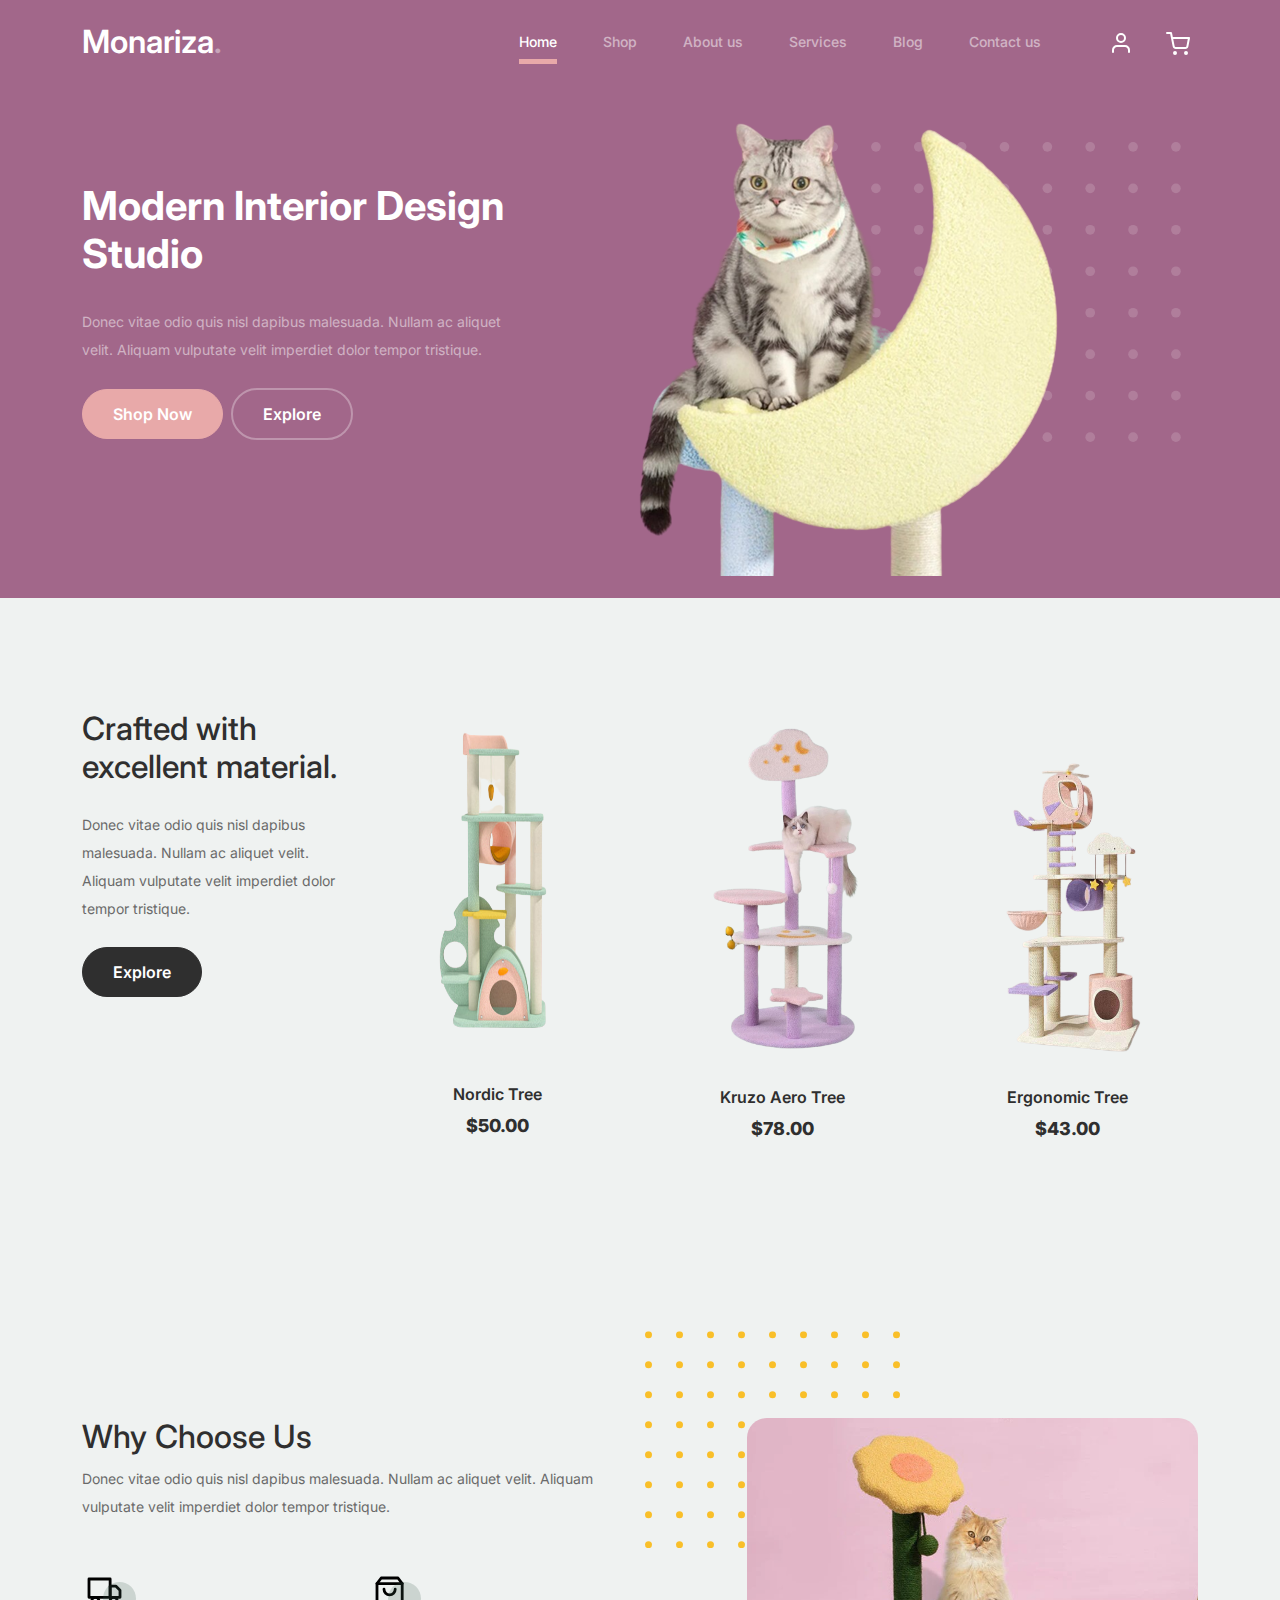
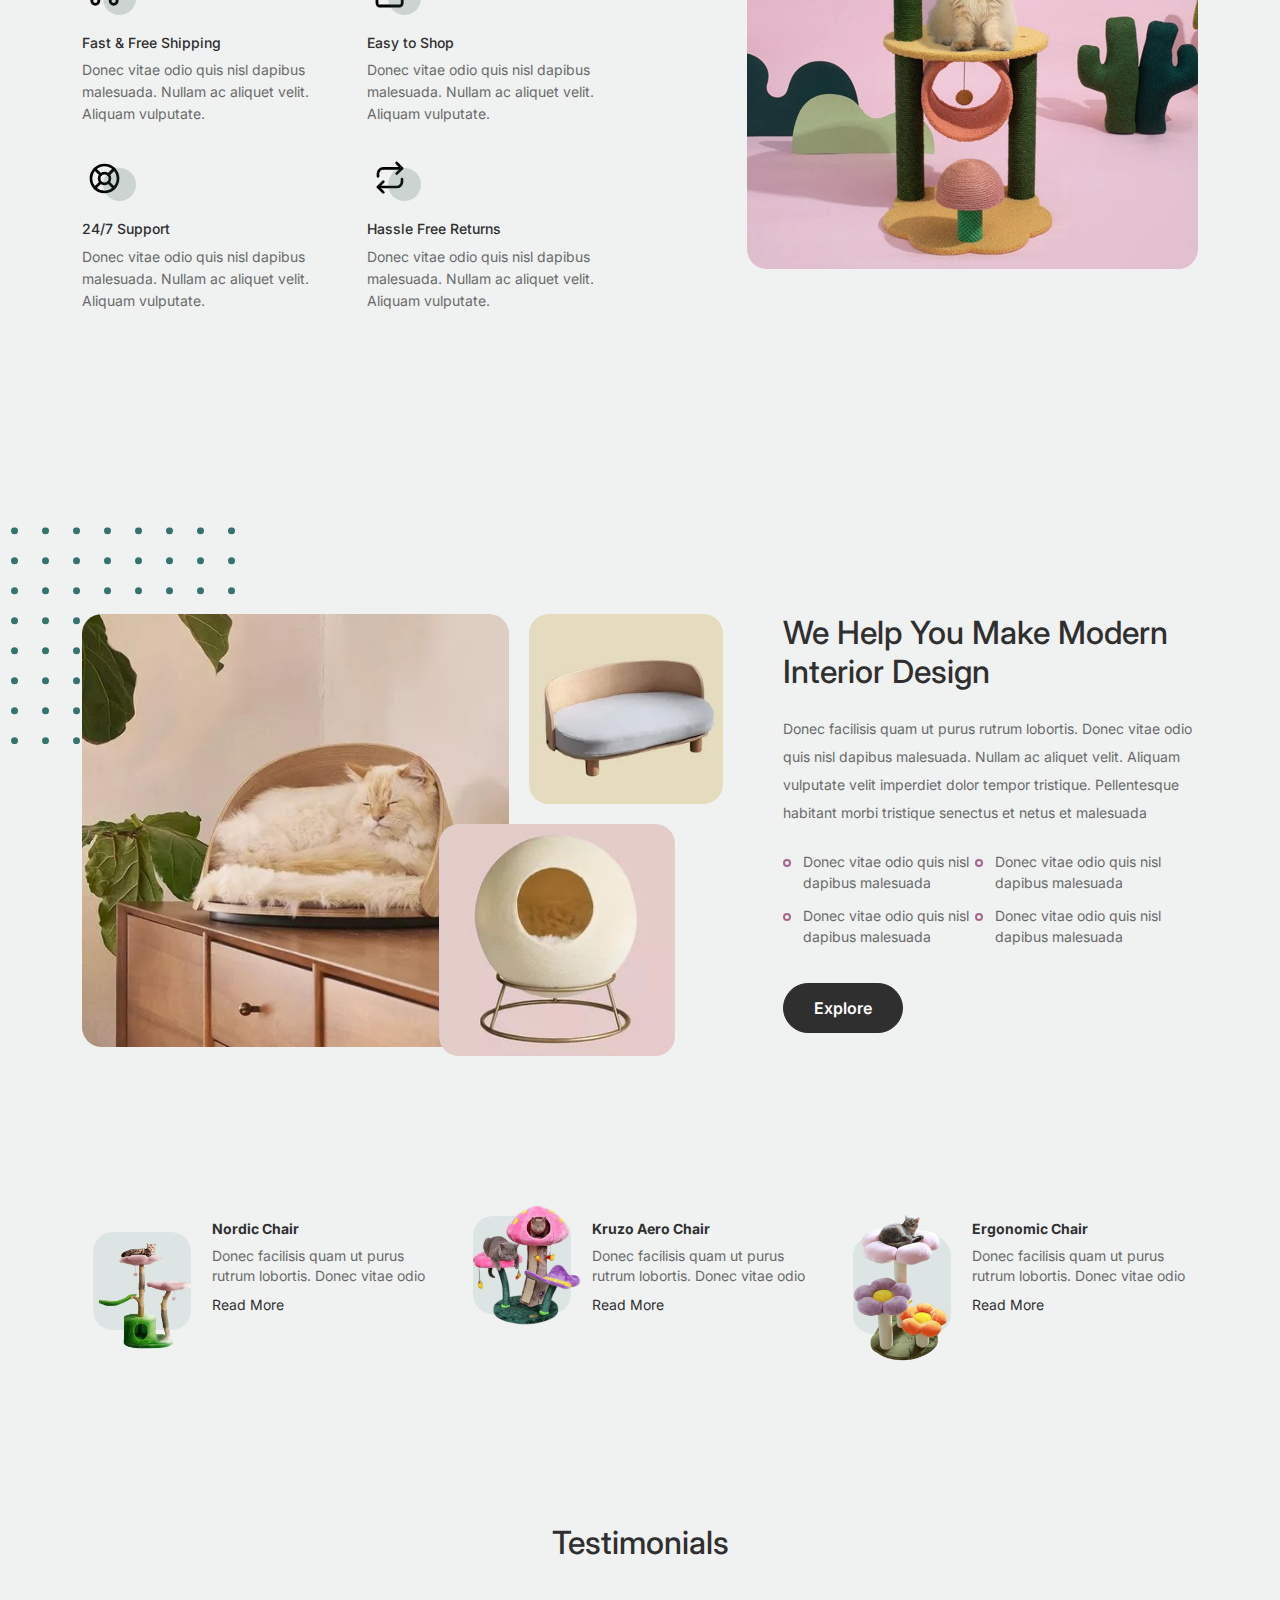
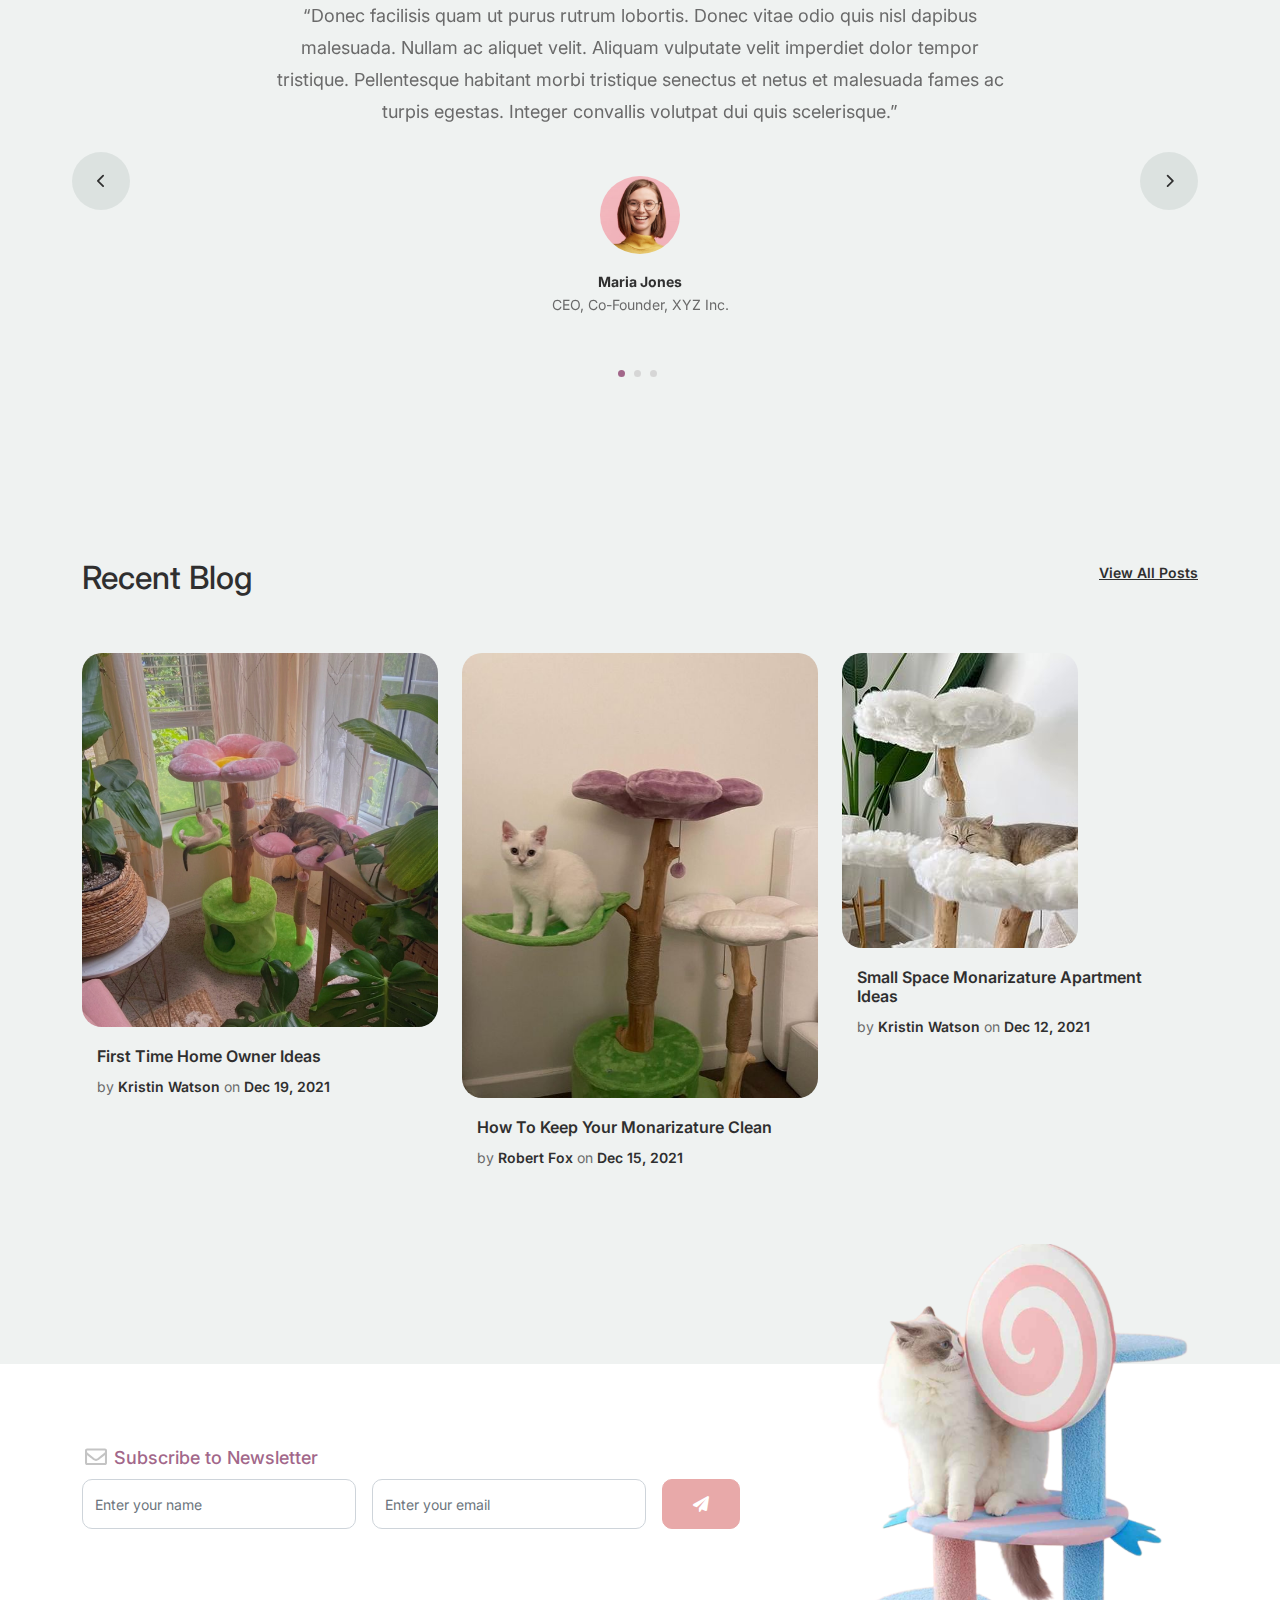
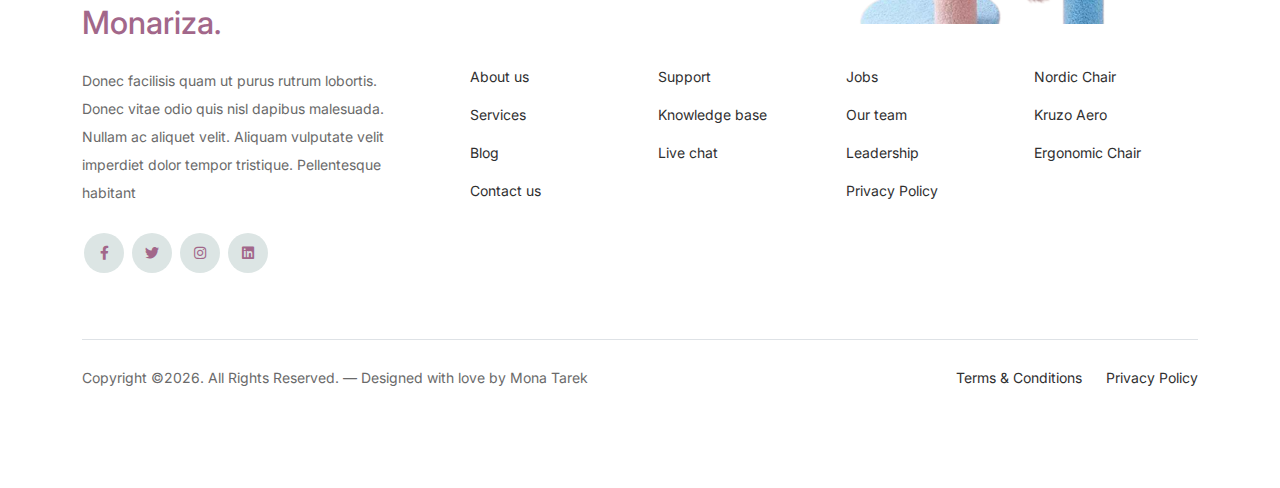
<file: index.html>
<!-- /*
* Bootstrap 5
* Template Name: Monariza
* Template Author: Untree.co
* Template URI: https://untree.co/
* License: https://creativecommons.org/licenses/by/3.0/
*/ -->
<!doctype html>
<html lang="en">
<head>
	<title>Monariza.</title>
  <meta charset="utf-8">
  <meta name="viewport" content="width=device-width, initial-scale=1, shrink-to-fit=no">
  <meta name="author" content="Untree.co">
  <link rel="shortcut icon" href="favicon.png">

  <meta name="description" content="" />
  <meta name="keywords" content="bootstrap, bootstrap4" />

		<!-- Bootstrap CSS -->
		<link href="css/bootstrap.min.css" rel="stylesheet">
		<link href="https://cdnjs.cloudflare.com/ajax/libs/font-awesome/6.0.0-beta3/css/all.min.css" rel="stylesheet">
		<link href="css/tiny-slider.css" rel="stylesheet">
		<link href="css/style.css" rel="stylesheet">
		<title>Monariza Free Bootstrap 5 Template for Monarizature and Interior Design Websites by Untree.co </title>
	</head>

	<body>

		<!-- Start Header/Navigation -->
		<nav class="custom-navbar navbar navbar navbar-expand-md navbar-dark bg-dark" arial-label="Monariza navigation bar">

			<div class="container">
				<a class="navbar-brand" href="index.html">Monariza<span>.</span></a>

				<button class="navbar-toggler" type="button" data-bs-toggle="collapse" data-bs-target="#navbarsMonariza" aria-controls="navbarsMonariza" aria-expanded="false" aria-label="Toggle navigation">
					<span class="navbar-toggler-icon"></span>
				</button>

				<div class="collapse navbar-collapse" id="navbarsMonariza">
					<ul class="custom-navbar-nav navbar-nav ms-auto mb-2 mb-md-0">
						<li class="nav-item active">
							<a class="nav-link" href="index.html">Home</a>
						</li>
						<li><a class="nav-link" href="shop.html">Shop</a></li>
						<li><a class="nav-link" href="about.html">About us</a></li>
						<li><a class="nav-link" href="services.html">Services</a></li>
						<li><a class="nav-link" href="blog.html">Blog</a></li>
						<li><a class="nav-link" href="contact.html">Contact us</a></li>
					</ul>

					<ul class="custom-navbar-cta navbar-nav mb-2 mb-md-0 ms-5">
						<li><a class="nav-link" href="#"><img src="images/user.svg"></a></li>
						<li><a class="nav-link" href="cart.html"><img src="images/cart.svg"></a></li>
					</ul>
				</div>
			</div>
				
		</nav>
		<!-- End Header/Navigation -->

		<!-- Start Hero Section -->
			<div class="hero">
				<div class="container">
					<div class="row justify-content-between">
						<div class="col-lg-5">
							<div class="intro-excerpt">
								<h1>Modern Interior <span clsas="d-block">Design Studio</span></h1>
								<p class="mb-4">Donec vitae odio quis nisl dapibus malesuada. Nullam ac aliquet velit. Aliquam vulputate velit imperdiet dolor tempor tristique.</p>
								<p><a href="" class="btn btn-secondary me-2">Shop Now</a><a href="#" class="btn btn-white-outline">Explore</a></p>
							</div>
						</div>
						<div class="col-lg-7">
							<div class="hero-img-wrap">
								<img src="images/cat6-removebg-preview.png" class="img-fluid">
							</div>
						</div>
					</div>
				</div>
			</div>
		<!-- End Hero Section -->

		<!-- Start Product Section -->
		<div class="product-section">
			<div class="container">
				<div class="row">

					<!-- Start Column 1 -->
					<div class="col-md-12 col-lg-3 mb-5 mb-lg-0">
						<h2 class="mb-4 section-title">Crafted with excellent material.</h2>
						<p class="mb-4">Donec vitae odio quis nisl dapibus malesuada. Nullam ac aliquet velit. Aliquam vulputate velit imperdiet dolor tempor tristique. </p>
						<p><a href="shop.html" class="btn">Explore</a></p>
					</div> 
					<!-- End Column 1 -->

					<!-- Start Column 2 -->
					<div class="col-12 col-md-4 col-lg-3 mb-5 mb-md-0">
						<a class="product-item" href="cart.html">
							<img src="images/cc.png" class="cc img-fluid product-thumbnail">
							<h3 class="product-title">Nordic Tree</h3>
							<strong class="product-price">$50.00</strong>

							<span class="icon-cross">
								<img src="images/cross.svg" class="img-fluid">
							</span>
						</a>
					</div> 
					<!-- End Column 2 -->

					<!-- Start Column 3 -->
					<div class="col-12 col-md-4 col-lg-3 mb-5 mb-md-0">
						<a class="product-item" href="cart.html">
							<img src="images/col2.png" class="img-fluid product-thumbnail">
							<h3 class="product-title">Kruzo Aero Tree</h3>
							<strong class="product-price">$78.00</strong>

							<span class="icon-cross">
								<img src="images/cross.svg" class="img-fluid">
							</span>
						</a>
					</div>
					<!-- End Column 3 -->

					<!-- Start Column 4 -->
					<div class="col-12 col-md-4 col-lg-3 mb-5 mt-5 mb-md-0">
						<a class="product-item" href="cart.html">
							<img src="images/ff-removebg-preview%20(1).png" class="col img-fluid product-thumbnail" >
							<h3 class="product-title ">Ergonomic Tree</h3>
							<strong class="product-price">$43.00</strong>

							<span class="icon-cross">
								<img src="images/cross.svg" class="img-fluid">
							</span>
						</a>
					</div>
					<!-- End Column 4 -->

				</div>
			</div>
		</div>
		<!-- End Product Section -->

		<!-- Start Why Choose Us Section -->
		<div class="why-choose-section">
			<div class="container">
				<div class="row justify-content-between">
					<div class="col-lg-6">
						<h2 class="section-title">Why Choose Us</h2>
						<p>Donec vitae odio quis nisl dapibus malesuada. Nullam ac aliquet velit. Aliquam vulputate velit imperdiet dolor tempor tristique.</p>

						<div class="row my-5">
							<div class="col-6 col-md-6">
								<div class="feature">
									<div class="icon">
										<img src="images/truck.svg" alt="Image" class="imf-fluid">
									</div>
									<h3>Fast &amp; Free Shipping</h3>
									<p>Donec vitae odio quis nisl dapibus malesuada. Nullam ac aliquet velit. Aliquam vulputate.</p>
								</div>
							</div>

							<div class="col-6 col-md-6">
								<div class="feature">
									<div class="icon">
										<img src="images/bag.svg" alt="Image" class="imf-fluid">
									</div>
									<h3>Easy to Shop</h3>
									<p>Donec vitae odio quis nisl dapibus malesuada. Nullam ac aliquet velit. Aliquam vulputate.</p>
								</div>
							</div>

							<div class="col-6 col-md-6">
								<div class="feature">
									<div class="icon">
										<img src="images/support.svg" alt="Image" class="imf-fluid">
									</div>
									<h3>24/7 Support</h3>
									<p>Donec vitae odio quis nisl dapibus malesuada. Nullam ac aliquet velit. Aliquam vulputate.</p>
								</div>
							</div>

							<div class="col-6 col-md-6">
								<div class="feature">
									<div class="icon">
										<img src="images/return.svg" alt="Image" class="imf-fluid">
									</div>
									<h3>Hassle Free Returns</h3>
									<p>Donec vitae odio quis nisl dapibus malesuada. Nullam ac aliquet velit. Aliquam vulputate.</p>
								</div>
							</div>

						</div>
					</div>

					<div class="col-lg-5">
						<div class="img-wrap">
							<img src="images/col3.jpg" alt="Image" class="img-fluid">
						</div>
					</div>

				</div>
			</div>
		</div>
		<!-- End Why Choose Us Section -->

		<!-- Start We Help Section -->
		<div class="we-help-section">
			<div class="container">
				<div class="row justify-content-between">
					<div class="col-lg-7 mb-5 mb-lg-0">
						<div class="imgs-grid">
							<div class="grid grid-1"><img src="images/cat9.jpg" alt="Untree.co"></div>
							<div class="grid grid-2 "><img src="images/cat91.jpg" alt="Untree.co" width="300px"></div>
							<div class="grid grid-3 mt-0 mx-5 "><img src="images/cat92.jpg" alt="Untree.co" width="300px"></div>
						</div>
					</div>
					<div class="col-lg-5 ps-lg-5">
						<h2 class="section-title mb-4">We Help You Make Modern Interior Design</h2>
						<p>Donec facilisis quam ut purus rutrum lobortis. Donec vitae odio quis nisl dapibus malesuada. Nullam ac aliquet velit. Aliquam vulputate velit imperdiet dolor tempor tristique. Pellentesque habitant morbi tristique senectus et netus et malesuada</p>

						<ul class="list-unstyled custom-list my-4">
							<li>Donec vitae odio quis nisl dapibus malesuada</li>
							<li>Donec vitae odio quis nisl dapibus malesuada</li>
							<li>Donec vitae odio quis nisl dapibus malesuada</li>
							<li>Donec vitae odio quis nisl dapibus malesuada</li>
						</ul>
						<p><a herf="#" class="btn ">Explore</a></p>
					</div>
				</div>
			</div>
		</div>
		<!-- End We Help Section -->

		<!-- Start Popular Product -->
		<div class="popular-product">
			<div class="container">
				<div class="row">

					<div class="col-12 col-md-6 col-lg-4 mb-4 mb-lg-0">
						<div class="product-item-sm d-flex">
							<div class="thumbnail">
								<img src="images/unnamed-removebg-preview.png" alt="Image" class="img-fluid">
							</div>
							<div class="pt-3">
								<h3>Nordic Chair</h3>
								<p>Donec facilisis quam ut purus rutrum lobortis. Donec vitae odio </p>
								<p><a href="#">Read More</a></p>
							</div>
						</div>
					</div>

					<div class="col-12 col-md-6 col-lg-4 mb-4 mb-lg-0">
						<div class="product-item-sm d-flex">
							<div class="thumbnail">
								<img src="images/mash.png" alt="Image" class="img-fluid">
							</div>
							<div class="pt-3">
								<h3>Kruzo Aero Chair</h3>
								<p>Donec facilisis quam ut purus rutrum lobortis. Donec vitae odio </p>
								<p><a href="#">Read More</a></p>
							</div>
						</div>
					</div>

					<div class="col-12 col-md-6 col-lg-4 mb-4 mb-lg-0">
						<div class="product-item-sm d-flex">
							<div class="thumbnail">
								<img src="images/flo.png" alt="Image" class="img-fluid">
							</div>
							<div class="pt-3">
								<h3>Ergonomic Chair</h3>
								<p>Donec facilisis quam ut purus rutrum lobortis. Donec vitae odio </p>
								<p><a href="#">Read More</a></p>
							</div>
						</div>
					</div>

				</div>
			</div>
		</div>
		<!-- End Popular Product -->

		<!-- Start Testimonial Slider -->
        <div class="testimonial-section">
			<div class="container">
				<div class="row">
					<div class="col-lg-7 mx-auto text-center">
						<h2 class="section-title">Testimonials</h2>
					</div>
				</div>

				<div class="row justify-content-center">
					<div class="col-lg-12">
						<div class="testimonial-slider-wrap text-center">

							<div id="testimonial-nav">
								<span class="prev" data-controls="prev"><span class="fa fa-chevron-left"></span></span>
								<span class="next" data-controls="next"><span class="fa fa-chevron-right"></span></span>
							</div>

							<div class="testimonial-slider">
								
								<div class="item">
									<div class="row justify-content-center">
										<div class="col-lg-8 mx-auto">

											<div class="testimonial-block text-center">
												<blockquote class="mb-5">
													<p>&ldquo;Donec facilisis quam ut purus rutrum lobortis. Donec vitae odio quis nisl dapibus malesuada. Nullam ac aliquet velit. Aliquam vulputate velit imperdiet dolor tempor tristique. Pellentesque habitant morbi tristique senectus et netus et malesuada fames ac turpis egestas. Integer convallis volutpat dui quis scelerisque.&rdquo;</p>
												</blockquote>

												<div class="author-info">
													<div class="author-pic">
														<img src="images/person-1.png" alt="Maria Jones" class="img-fluid">
													</div>
													<h3 class="font-weight-bold">Maria Jones</h3>
													<span class="position d-block mb-3">CEO, Co-Founder, XYZ Inc.</span>
												</div>
											</div>

										</div>
									</div>
								</div> 
								<!-- END item -->

								<div class="item">
									<div class="row justify-content-center">
										<div class="col-lg-8 mx-auto">

											<div class="testimonial-block text-center">
												<blockquote class="mb-5">
													<p>&ldquo;Donec facilisis quam ut purus rutrum lobortis. Donec vitae odio quis nisl dapibus malesuada. Nullam ac aliquet velit. Aliquam vulputate velit imperdiet dolor tempor tristique. Pellentesque habitant morbi tristique senectus et netus et malesuada fames ac turpis egestas. Integer convallis volutpat dui quis scelerisque.&rdquo;</p>
												</blockquote>

												<div class="author-info">
													<div class="author-pic">
														<img src="images/person-1.png" alt="Maria Jones" class="img-fluid">
													</div>
													<h3 class="font-weight-bold">Maria Jones</h3>
													<span class="position d-block mb-3">CEO, Co-Founder, XYZ Inc.</span>
												</div>
											</div>

										</div>
									</div>
								</div> 
								<!-- END item -->

								<div class="item">
									<div class="row justify-content-center">
										<div class="col-lg-8 mx-auto">

											<div class="testimonial-block text-center">
												<blockquote class="mb-5">
													<p>&ldquo;Donec facilisis quam ut purus rutrum lobortis. Donec vitae odio quis nisl dapibus malesuada. Nullam ac aliquet velit. Aliquam vulputate velit imperdiet dolor tempor tristique. Pellentesque habitant morbi tristique senectus et netus et malesuada fames ac turpis egestas. Integer convallis volutpat dui quis scelerisque.&rdquo;</p>
												</blockquote>

												<div class="author-info">
													<div class="author-pic">
														<img src="images/person-1.png" alt="Maria Jones" class="img-fluid">
													</div>
													<h3 class="font-weight-bold">Maria Jones</h3>
													<span class="position d-block mb-3">CEO, Co-Founder, XYZ Inc.</span>
												</div>
											</div>

										</div>
									</div>
								</div> 
								<!-- END item -->

							</div>

						</div>
					</div>
				</div>
			</div>
		</div>
		<!-- End Testimonial Slider -->

		<!-- Start Blog Section -->
		<div class="blog-section">
			<div class="container">
				<div class="row mb-5">
					<div class="col-md-6">
						<h2 class="section-title">Recent Blog</h2>
					</div>
					<div class="col-md-6 text-start text-md-end">
						<a href="#" class="more">View All Posts</a>
					</div>
				</div>

				<div class="row">

					<div class="col-12 col-sm-6 col-md-4 mb-4 mb-md-0">
						<div class="post-entry">
							<a href="#" class="post-thumbnail"><img src="images/cat11.png" alt="Image" class="img-fluid"></a>
							<div class="post-content-entry">
								<h3><a href="#">First Time Home Owner Ideas</a></h3>
								<div class="meta">
									<span>by <a href="#">Kristin Watson</a></span> <span>on <a href="#">Dec 19, 2021</a></span>
								</div>
							</div>
						</div>
					</div>

					<div class="col-12 col-sm-6 col-md-4 mb-4 mb-md-0">
						<div class="post-entry">
							<a href="#" class="post-thumbnail"><img src="images/cat112.jpg" alt="Image" class="img-fluid" width="416px" height="436.95px"></a>
							<div class="post-content-entry">
								<h3><a href="#">How To Keep Your Monarizature Clean</a></h3>
								<div class="meta">
									<span>by <a href="#">Robert Fox</a></span> <span>on <a href="#">Dec 15, 2021</a></span>
								</div>
							</div>
						</div>
					</div>

					<div class="col-12 col-sm-6 col-md-4 mb-4 mb-md-0">
						<div class="post-entry">
							<a href="#" class="post-thumbnail"><img src="images/cat115.jpg" alt="Image" class="img-fluid" ></a>
							<div class="post-content-entry">
								<h3><a href="#">Small Space Monarizature Apartment Ideas</a></h3>
								<div class="meta">
									<span>by <a href="#">Kristin Watson</a></span> <span>on <a href="#">Dec 12, 2021</a></span>
								</div>
							</div>
						</div>
					</div>

				</div>
			</div>
		</div>
		<!-- End Blog Section -->	

		<!-- Start Footer Section -->
		<footer class="footer-section">
			<div class="container relative">

				<div class="sofa-img">
					<img src="images/cu__1_-removebg-preview.png" alt="Image" class="img-fluid">
				</div>

				<div class="row">
					<div class="col-lg-8">
						<div class="subscription-form">
							<h3 class="d-flex align-items-center"><span class="me-1"><img src="images/envelope-outline.svg" alt="Image" class="img-fluid"></span><span>Subscribe to Newsletter</span></h3>

							<form action="#" class="row g-3">
								<div class="col-auto">
									<input type="text" class="form-control" placeholder="Enter your name">
								</div>
								<div class="col-auto">
									<input type="email" class="form-control" placeholder="Enter your email">
								</div>
								<div class="col-auto">
									<button class="btn btn-secondary">
										<span class="fa fa-paper-plane"></span>
									</button>
								</div>
							</form>

						</div>
					</div>
				</div>

				<div class="row g-5 mb-5">
					<div class="col-lg-4">
						<div class="mb-4 footer-logo-wrap"><a href="#" class="footer-logo">Monariza<span>.</span></a></div>
						<p class="mb-4">Donec facilisis quam ut purus rutrum lobortis. Donec vitae odio quis nisl dapibus malesuada. Nullam ac aliquet velit. Aliquam vulputate velit imperdiet dolor tempor tristique. Pellentesque habitant</p>

						<ul class="list-unstyled custom-social">
							<li><a href="#"><span class="fa fa-brands fa-facebook-f"></span></a></li>
							<li><a href="#"><span class="fa fa-brands fa-twitter"></span></a></li>
							<li><a href="#"><span class="fa fa-brands fa-instagram"></span></a></li>
							<li><a href="#"><span class="fa fa-brands fa-linkedin"></span></a></li>
						</ul>
					</div>

					<div class="col-lg-8">
						<div class="row links-wrap">
							<div class="col-6 col-sm-6 col-md-3">
								<ul class="list-unstyled">
									<li><a href="#">About us</a></li>
									<li><a href="#">Services</a></li>
									<li><a href="#">Blog</a></li>
									<li><a href="#">Contact us</a></li>
								</ul>
							</div>

							<div class="col-6 col-sm-6 col-md-3">
								<ul class="list-unstyled">
									<li><a href="#">Support</a></li>
									<li><a href="#">Knowledge base</a></li>
									<li><a href="#">Live chat</a></li>
								</ul>
							</div>

							<div class="col-6 col-sm-6 col-md-3">
								<ul class="list-unstyled">
									<li><a href="#">Jobs</a></li>
									<li><a href="#">Our team</a></li>
									<li><a href="#">Leadership</a></li>
									<li><a href="#">Privacy Policy</a></li>
								</ul>
							</div>

							<div class="col-6 col-sm-6 col-md-3">
								<ul class="list-unstyled">
									<li><a href="#">Nordic Chair</a></li>
									<li><a href="#">Kruzo Aero</a></li>
									<li><a href="#">Ergonomic Chair</a></li>
								</ul>
							</div>
						</div>
					</div>

				</div>

				<div class="border-top copyright">
					<div class="row pt-4">
						<div class="col-lg-6">
							<p class="mb-2 text-center text-lg-start">Copyright &copy;<script>document.write(new Date().getFullYear());</script>. All Rights Reserved. &mdash; Designed with love by Mona Tarek   <!-- License information: https://untree.co/license/ -->
            </p>
						</div>

						<div class="col-lg-6 text-center text-lg-end">
							<ul class="list-unstyled d-inline-flex ms-auto">
								<li class="me-4"><a href="#">Terms &amp; Conditions</a></li>
								<li><a href="#">Privacy Policy</a></li>
							</ul>
						</div>

					</div>
				</div>

			</div>
		</footer>
		<!-- End Footer Section -->	


		<script src="js/bootstrap.bundle.min.js"></script>
		<script src="js/tiny-slider.js"></script>
		<script src="js/custom.js"></script>
	</body>

</html>
</file>
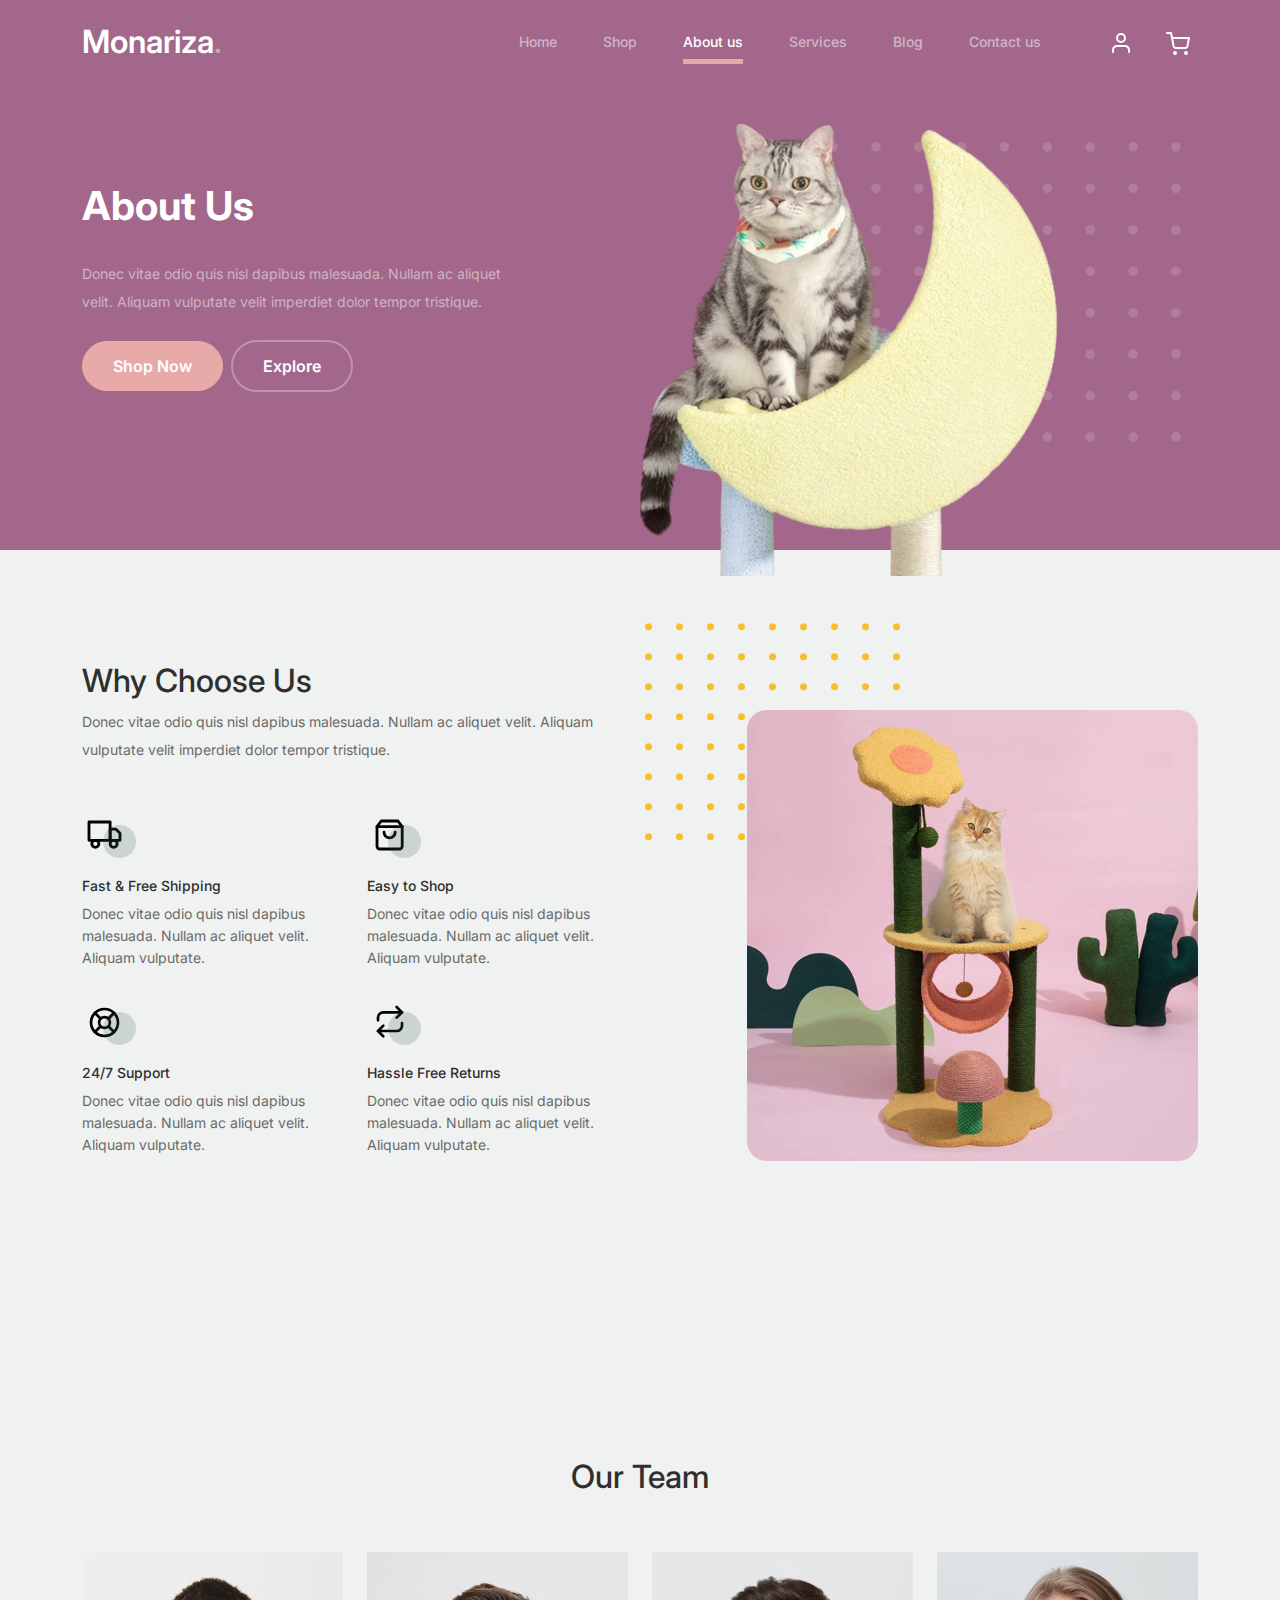
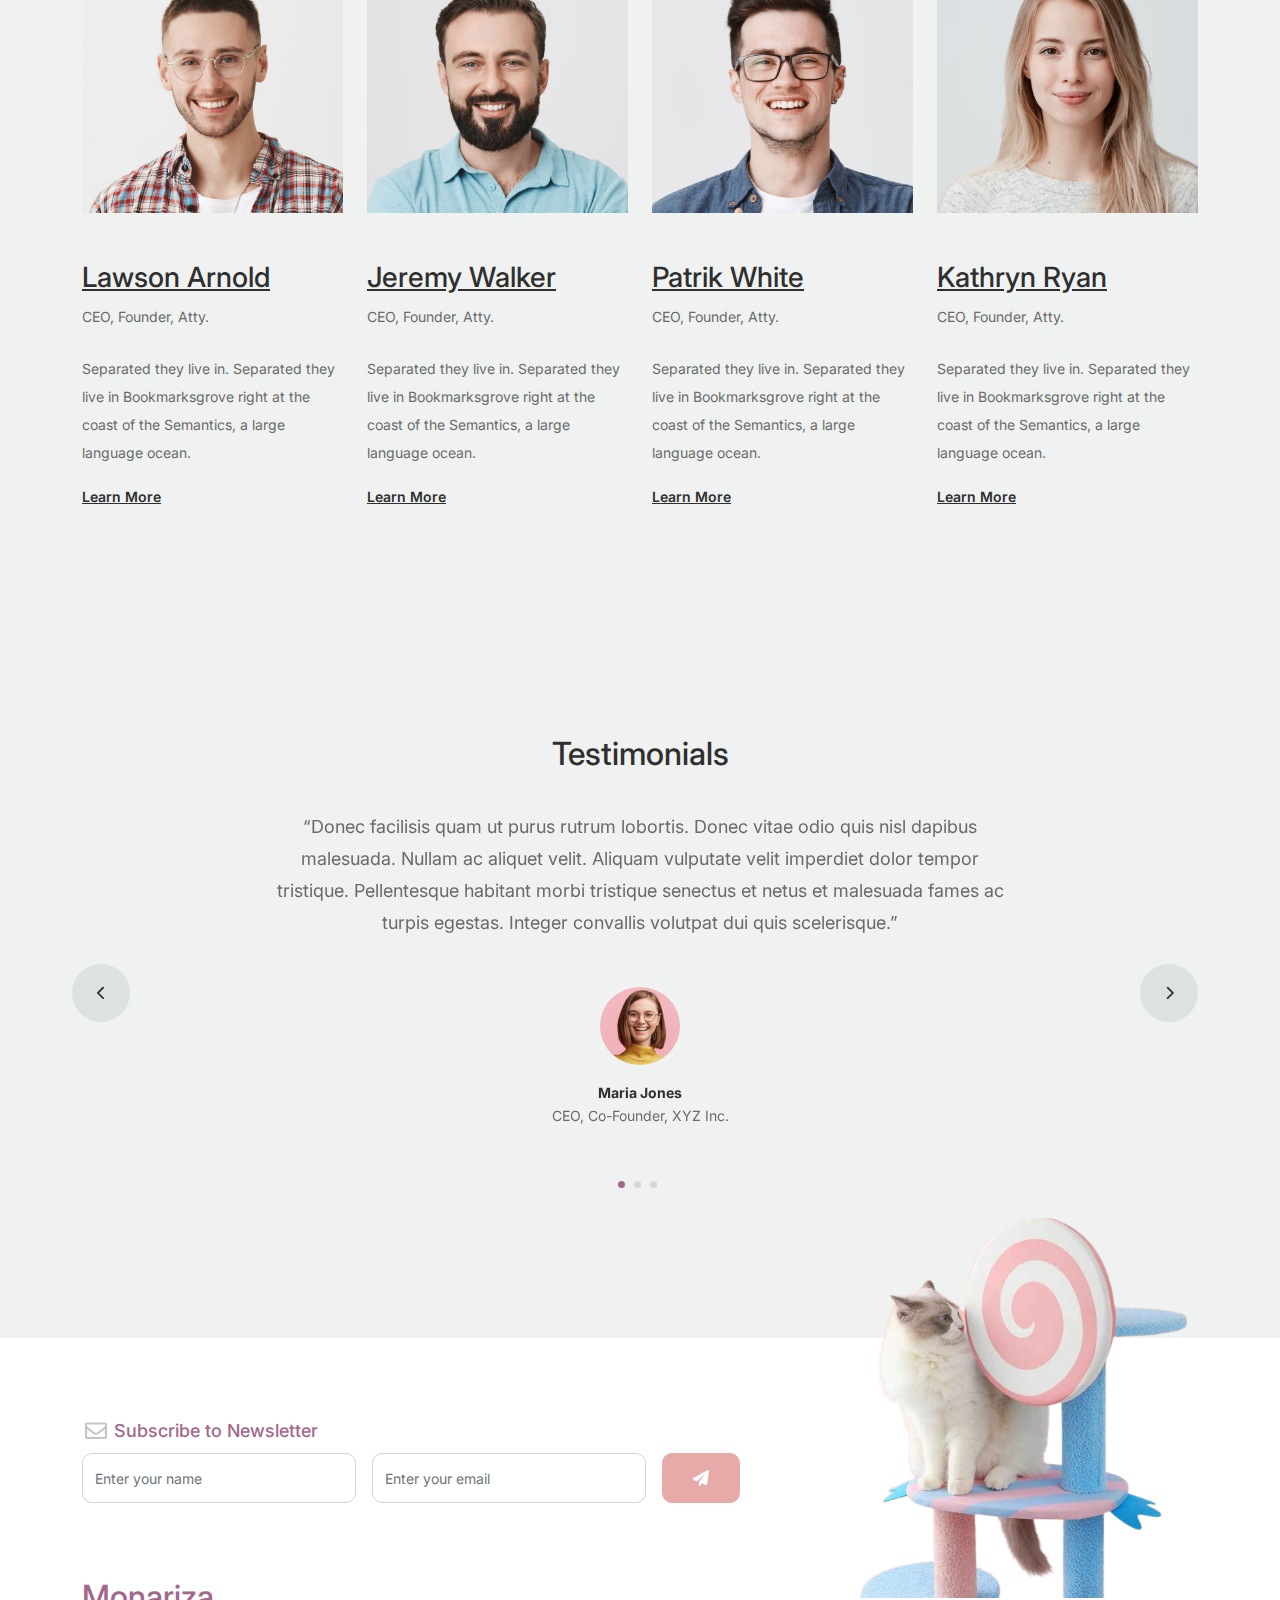
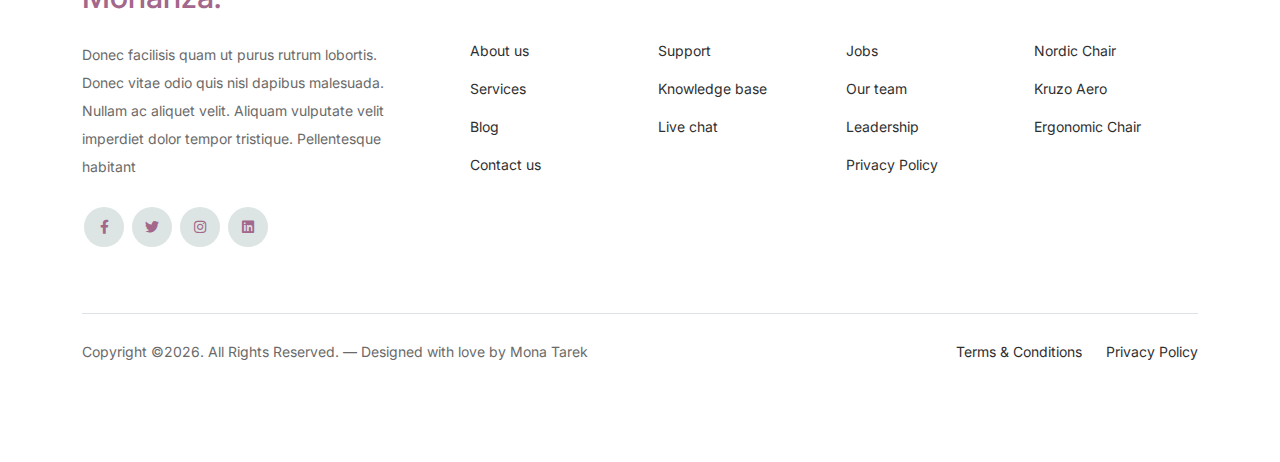
<file: about.html>
<!-- /*
* Bootstrap 5
* Template Name: Monariza
* Template Author: Untree.co
* Template URI: https://untree.co/
* License: https://creativecommons.org/licenses/by/3.0/
*/ -->
<!doctype html>
<html lang="en">
<head>
  <title>Monariza.</title>
  <meta charset="utf-8">
  <meta name="viewport" content="width=device-width, initial-scale=1, shrink-to-fit=no">
  <meta name="author" content="Untree.co">
  <link rel="shortcut icon" href="favicon.png">

  <meta name="description" content="" />
  <meta name="keywords" content="bootstrap, bootstrap4" />

		<!-- Bootstrap CSS -->
		<link href="css/bootstrap.min.css" rel="stylesheet">
		<link href="https://cdnjs.cloudflare.com/ajax/libs/font-awesome/6.0.0-beta3/css/all.min.css" rel="stylesheet">
		<link href="css/tiny-slider.css" rel="stylesheet">
		<link href="css/style.css" rel="stylesheet">
		<title>Monariza Free Bootstrap 5 Template for Monarizature and Interior Design Websites by Untree.co </title>
	</head>

	<body>

		<!-- Start Header/Navigation -->
		<nav class="custom-navbar navbar navbar navbar-expand-md navbar-dark bg-dark" arial-label="Monariza navigation bar">

			<div class="container">
				<a class="navbar-brand" href="index.html">Monariza<span>.</span></a>

				<button class="navbar-toggler" type="button" data-bs-toggle="collapse" data-bs-target="#navbarsMonariza" aria-controls="navbarsMonariza" aria-expanded="false" aria-label="Toggle navigation">
					<span class="navbar-toggler-icon"></span>
				</button>

				<div class="collapse navbar-collapse" id="navbarsMonariza">
					<ul class="custom-navbar-nav navbar-nav ms-auto mb-2 mb-md-0">
						<li class="nav-item ">
							<a class="nav-link" href="index.html">Home</a>
						</li>
						<li><a class="nav-link" href="shop.html">Shop</a></li>
						<li class="active"><a class="nav-link" href="about.html">About us</a></li>
						<li><a class="nav-link" href="services.html">Services</a></li>
						<li><a class="nav-link" href="blog.html">Blog</a></li>
						<li><a class="nav-link" href="contact.html">Contact us</a></li>
					</ul>

					<ul class="custom-navbar-cta navbar-nav mb-2 mb-md-0 ms-5">
						<li><a class="nav-link" href="#"><img src="images/user.svg"></a></li>
						<li><a class="nav-link" href="cart.html"><img src="images/cart.svg"></a></li>
					</ul>
				</div>
			</div>
				
		</nav>
		<!-- End Header/Navigation -->

		<!-- Start Hero Section -->
			<div class="hero">
				<div class="container">
					<div class="row justify-content-between">
						<div class="col-lg-5">
							<div class="intro-excerpt">
								<h1>About Us</h1>
								<p class="mb-4">Donec vitae odio quis nisl dapibus malesuada. Nullam ac aliquet velit. Aliquam vulputate velit imperdiet dolor tempor tristique.</p>
								<p><a href="" class="btn btn-secondary me-2">Shop Now</a><a href="#" class="btn btn-white-outline">Explore</a></p>
							</div>
						</div>
						<div class="col-lg-7">
							<div class="hero-img-wrap">
								<img src="images/cat6-removebg-preview.png" class="img-fluid mb-5">
							</div>
						</div>
					</div>
				</div>
			</div>
		<!-- End Hero Section -->

		

		<!-- Start Why Choose Us Section -->
		<div class="why-choose-section">
			<div class="container">
				<div class="row justify-content-between">
					<div class="col-lg-6">
						<h2 class="section-title">Why Choose Us</h2>
						<p>Donec vitae odio quis nisl dapibus malesuada. Nullam ac aliquet velit. Aliquam vulputate velit imperdiet dolor tempor tristique.</p>

						<div class="row my-5">
							<div class="col-6 col-md-6">
								<div class="feature">
									<div class="icon">
										<img src="images/truck.svg" alt="Image" class="imf-fluid">
									</div>
									<h3>Fast &amp; Free Shipping</h3>
									<p>Donec vitae odio quis nisl dapibus malesuada. Nullam ac aliquet velit. Aliquam vulputate.</p>
								</div>
							</div>

							<div class="col-6 col-md-6">
								<div class="feature">
									<div class="icon">
										<img src="images/bag.svg" alt="Image" class="imf-fluid">
									</div>
									<h3>Easy to Shop</h3>
									<p>Donec vitae odio quis nisl dapibus malesuada. Nullam ac aliquet velit. Aliquam vulputate.</p>
								</div>
							</div>

							<div class="col-6 col-md-6">
								<div class="feature">
									<div class="icon">
										<img src="images/support.svg" alt="Image" class="imf-fluid">
									</div>
									<h3>24/7 Support</h3>
									<p>Donec vitae odio quis nisl dapibus malesuada. Nullam ac aliquet velit. Aliquam vulputate.</p>
								</div>
							</div>

							<div class="col-6 col-md-6">
								<div class="feature">
									<div class="icon">
										<img src="images/return.svg" alt="Image" class="imf-fluid">
									</div>
									<h3>Hassle Free Returns</h3>
									<p>Donec vitae odio quis nisl dapibus malesuada. Nullam ac aliquet velit. Aliquam vulputate.</p>
								</div>
							</div>

						</div>
					</div>

					<div class="col-lg-5">
						<div class="img-wrap pt-5">
							<img src="images/col3.jpg" alt="Image" class="img-fluid">
						</div>
					</div>

				</div>
			</div>
		</div>
		<!-- End Why Choose Us Section -->

		<!-- Start Team Section -->
		<div class="untree_co-section">
			<div class="container">

				<div class="row mb-5">
					<div class="col-lg-5 mx-auto text-center">
						<h2 class="section-title">Our Team</h2>
					</div>
				</div>

				<div class="row">

					<!-- Start Column 1 -->
					<div class="col-12 col-md-6 col-lg-3 mb-5 mb-md-0">
						<img src="images/person_1.jpg" class="img-fluid mb-5">
						<h3 clas><a href="#"><span class="">Lawson</span> Arnold</a></h3>
            <span class="d-block position mb-4">CEO, Founder, Atty.</span>
            <p>Separated they live in.
            Separated they live in Bookmarksgrove right at the coast of the Semantics, a large language ocean.</p>
            <p class="mb-0"><a href="#" class="more dark">Learn More <span class="icon-arrow_forward"></span></a></p>
					</div> 
					<!-- End Column 1 -->

					<!-- Start Column 2 -->
					<div class="col-12 col-md-6 col-lg-3 mb-5 mb-md-0">
						<img src="images/person_2.jpg" class="img-fluid mb-5">

						<h3 clas><a href="#"><span class="">Jeremy</span> Walker</a></h3>
            <span class="d-block position mb-4">CEO, Founder, Atty.</span>
            <p>Separated they live in.
            Separated they live in Bookmarksgrove right at the coast of the Semantics, a large language ocean.</p>
            <p class="mb-0"><a href="#" class="more dark">Learn More <span class="icon-arrow_forward"></span></a></p>

					</div> 
					<!-- End Column 2 -->

					<!-- Start Column 3 -->
					<div class="col-12 col-md-6 col-lg-3 mb-5 mb-md-0">
						<img src="images/person_3.jpg" class="img-fluid mb-5">
						<h3 clas><a href="#"><span class="">Patrik</span> White</a></h3>
            <span class="d-block position mb-4">CEO, Founder, Atty.</span>
            <p>Separated they live in.
            Separated they live in Bookmarksgrove right at the coast of the Semantics, a large language ocean.</p>
            <p class="mb-0"><a href="#" class="more dark">Learn More <span class="icon-arrow_forward"></span></a></p>
					</div> 
					<!-- End Column 3 -->

					<!-- Start Column 4 -->
					<div class="col-12 col-md-6 col-lg-3 mb-5 mb-md-0">
						<img src="images/person_4.jpg" class="img-fluid mb-5">

						<h3 clas><a href="#"><span class="">Kathryn</span> Ryan</a></h3>
            <span class="d-block position mb-4">CEO, Founder, Atty.</span>
            <p>Separated they live in.
            Separated they live in Bookmarksgrove right at the coast of the Semantics, a large language ocean.</p>
            <p class="mb-0"><a href="#" class="more dark">Learn More <span class="icon-arrow_forward"></span></a></p>

          
					</div> 
					<!-- End Column 4 -->

					

				</div>
			</div>
		</div>
		<!-- End Team Section -->

		

		<!-- Start Testimonial Slider -->
		<div class="testimonial-section before-footer-section">
			<div class="container">
				<div class="row">
					<div class="col-lg-7 mx-auto text-center">
						<h2 class="section-title">Testimonials</h2>
					</div>
				</div>

				<div class="row justify-content-center">
					<div class="col-lg-12">
						<div class="testimonial-slider-wrap text-center">

							<div id="testimonial-nav">
								<span class="prev" data-controls="prev"><span class="fa fa-chevron-left"></span></span>
								<span class="next" data-controls="next"><span class="fa fa-chevron-right"></span></span>
							</div>

							<div class="testimonial-slider">
								
								<div class="item">
									<div class="row justify-content-center">
										<div class="col-lg-8 mx-auto">

											<div class="testimonial-block text-center">
												<blockquote class="mb-5">
													<p>&ldquo;Donec facilisis quam ut purus rutrum lobortis. Donec vitae odio quis nisl dapibus malesuada. Nullam ac aliquet velit. Aliquam vulputate velit imperdiet dolor tempor tristique. Pellentesque habitant morbi tristique senectus et netus et malesuada fames ac turpis egestas. Integer convallis volutpat dui quis scelerisque.&rdquo;</p>
												</blockquote>

												<div class="author-info">
													<div class="author-pic">
														<img src="images/person-1.png" alt="Maria Jones" class="img-fluid">
													</div>
													<h3 class="font-weight-bold">Maria Jones</h3>
													<span class="position d-block mb-3">CEO, Co-Founder, XYZ Inc.</span>
												</div>
											</div>

										</div>
									</div>
								</div> 
								<!-- END item -->

								<div class="item">
									<div class="row justify-content-center">
										<div class="col-lg-8 mx-auto">

											<div class="testimonial-block text-center">
												<blockquote class="mb-5">
													<p>&ldquo;Donec facilisis quam ut purus rutrum lobortis. Donec vitae odio quis nisl dapibus malesuada. Nullam ac aliquet velit. Aliquam vulputate velit imperdiet dolor tempor tristique. Pellentesque habitant morbi tristique senectus et netus et malesuada fames ac turpis egestas. Integer convallis volutpat dui quis scelerisque.&rdquo;</p>
												</blockquote>

												<div class="author-info">
													<div class="author-pic">
														<img src="images/person-1.png" alt="Maria Jones" class="img-fluid">
													</div>
													<h3 class="font-weight-bold">Maria Jones</h3>
													<span class="position d-block mb-3">CEO, Co-Founder, XYZ Inc.</span>
												</div>
											</div>

										</div>
									</div>
								</div> 
								<!-- END item -->

								<div class="item">
									<div class="row justify-content-center">
										<div class="col-lg-8 mx-auto">

											<div class="testimonial-block text-center">
												<blockquote class="mb-5">
													<p>&ldquo;Donec facilisis quam ut purus rutrum lobortis. Donec vitae odio quis nisl dapibus malesuada. Nullam ac aliquet velit. Aliquam vulputate velit imperdiet dolor tempor tristique. Pellentesque habitant morbi tristique senectus et netus et malesuada fames ac turpis egestas. Integer convallis volutpat dui quis scelerisque.&rdquo;</p>
												</blockquote>

												<div class="author-info">
													<div class="author-pic">
														<img src="images/person-1.png" alt="Maria Jones" class="img-fluid">
													</div>
													<h3 class="font-weight-bold">Maria Jones</h3>
													<span class="position d-block mb-3">CEO, Co-Founder, XYZ Inc.</span>
												</div>
											</div>

										</div>
									</div>
								</div> 
								<!-- END item -->

							</div>

						</div>
					</div>
				</div>
			</div>
		</div>
		<!-- End Testimonial Slider -->

		

		<!-- Start Footer Section -->
		<footer class="footer-section">
			<div class="container relative">

				<div class="sofa-img">
					<img src="images/cu__1_-removebg-preview.png" alt="Image" class="img-fluid">
				</div>

				<div class="row">
					<div class="col-lg-8">
						<div class="subscription-form">
							<h3 class="d-flex align-items-center"><span class="me-1"><img src="images/envelope-outline.svg" alt="Image" class="img-fluid"></span><span>Subscribe to Newsletter</span></h3>

							<form action="#" class="row g-3">
								<div class="col-auto">
									<input type="text" class="form-control" placeholder="Enter your name">
								</div>
								<div class="col-auto">
									<input type="email" class="form-control" placeholder="Enter your email">
								</div>
								<div class="col-auto">
									<button class="btn btn-secondary">
										<span class="fa fa-paper-plane"></span>
									</button>
								</div>
							</form>

						</div>
					</div>
				</div>

				<div class="row g-5 mb-5">
					<div class="col-lg-4">
						<div class="mb-4 footer-logo-wrap"><a href="#" class="footer-logo">Monariza<span>.</span></a></div>
						<p class="mb-4">Donec facilisis quam ut purus rutrum lobortis. Donec vitae odio quis nisl dapibus malesuada. Nullam ac aliquet velit. Aliquam vulputate velit imperdiet dolor tempor tristique. Pellentesque habitant</p>

						<ul class="list-unstyled custom-social">
							<li><a href="#"><span class="fa fa-brands fa-facebook-f"></span></a></li>
							<li><a href="#"><span class="fa fa-brands fa-twitter"></span></a></li>
							<li><a href="#"><span class="fa fa-brands fa-instagram"></span></a></li>
							<li><a href="#"><span class="fa fa-brands fa-linkedin"></span></a></li>
						</ul>
					</div>

					<div class="col-lg-8">
						<div class="row links-wrap">
							<div class="col-6 col-sm-6 col-md-3">
								<ul class="list-unstyled">
									<li><a href="#">About us</a></li>
									<li><a href="#">Services</a></li>
									<li><a href="#">Blog</a></li>
									<li><a href="#">Contact us</a></li>
								</ul>
							</div>

							<div class="col-6 col-sm-6 col-md-3">
								<ul class="list-unstyled">
									<li><a href="#">Support</a></li>
									<li><a href="#">Knowledge base</a></li>
									<li><a href="#">Live chat</a></li>
								</ul>
							</div>

							<div class="col-6 col-sm-6 col-md-3">
								<ul class="list-unstyled">
									<li><a href="#">Jobs</a></li>
									<li><a href="#">Our team</a></li>
									<li><a href="#">Leadership</a></li>
									<li><a href="#">Privacy Policy</a></li>
								</ul>
							</div>

							<div class="col-6 col-sm-6 col-md-3">
								<ul class="list-unstyled">
									<li><a href="#">Nordic Chair</a></li>
									<li><a href="#">Kruzo Aero</a></li>
									<li><a href="#">Ergonomic Chair</a></li>
								</ul>
							</div>
						</div>
					</div>

				</div>

				<div class="border-top copyright">
					<div class="row pt-4">
						<div class="col-lg-6">
							<p class="mb-2 text-center text-lg-start">Copyright &copy;<script>document.write(new Date().getFullYear());</script>. All Rights Reserved. &mdash; Designed with love by Mona Tarek   <!-- License information: https://untree.co/license/ -->
            </p>
						</div>

						<div class="col-lg-6 text-center text-lg-end">
							<ul class="list-unstyled d-inline-flex ms-auto">
								<li class="me-4"><a href="#">Terms &amp; Conditions</a></li>
								<li><a href="#">Privacy Policy</a></li>
							</ul>
						</div>

					</div>
				</div>

			</div>
		</footer>
		<!-- End Footer Section -->	


		<script src="js/bootstrap.bundle.min.js"></script>
		<script src="js/tiny-slider.js"></script>
		<script src="js/custom.js"></script>
	</body>

</html>
</file>
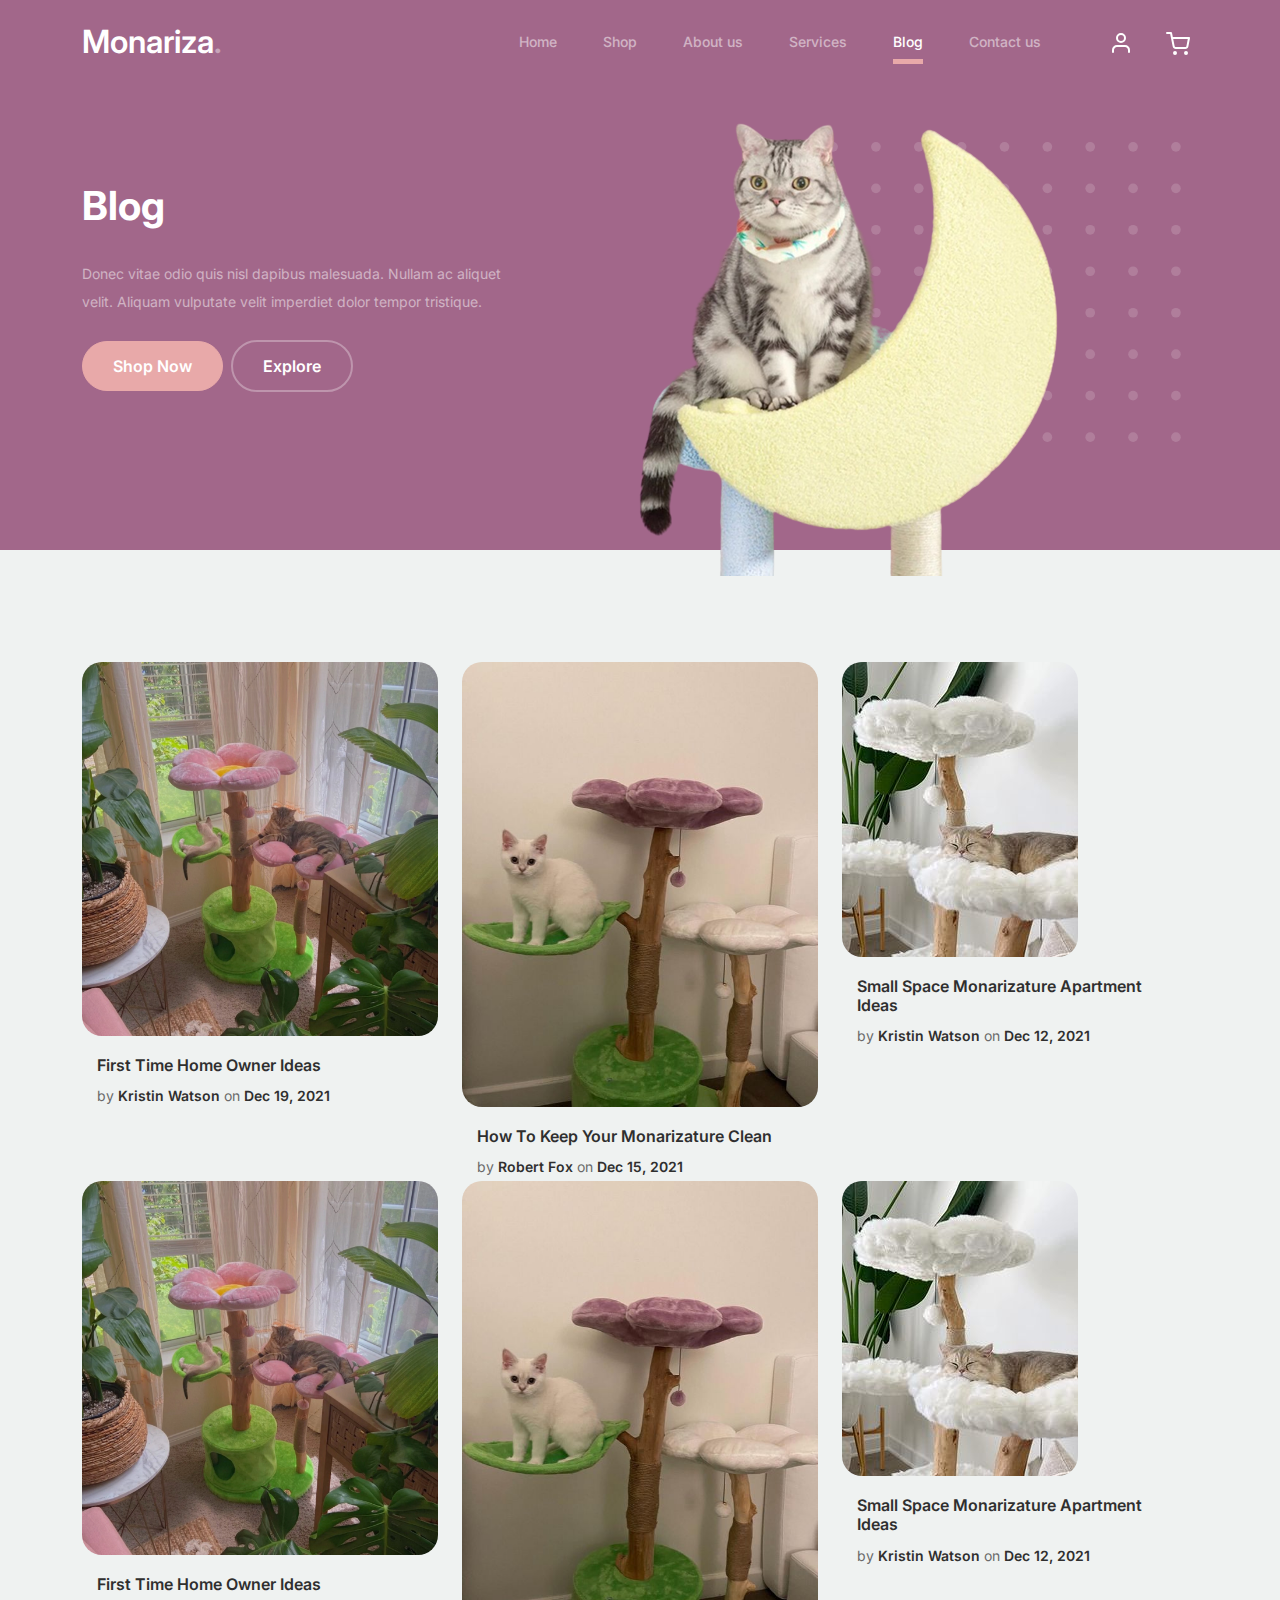
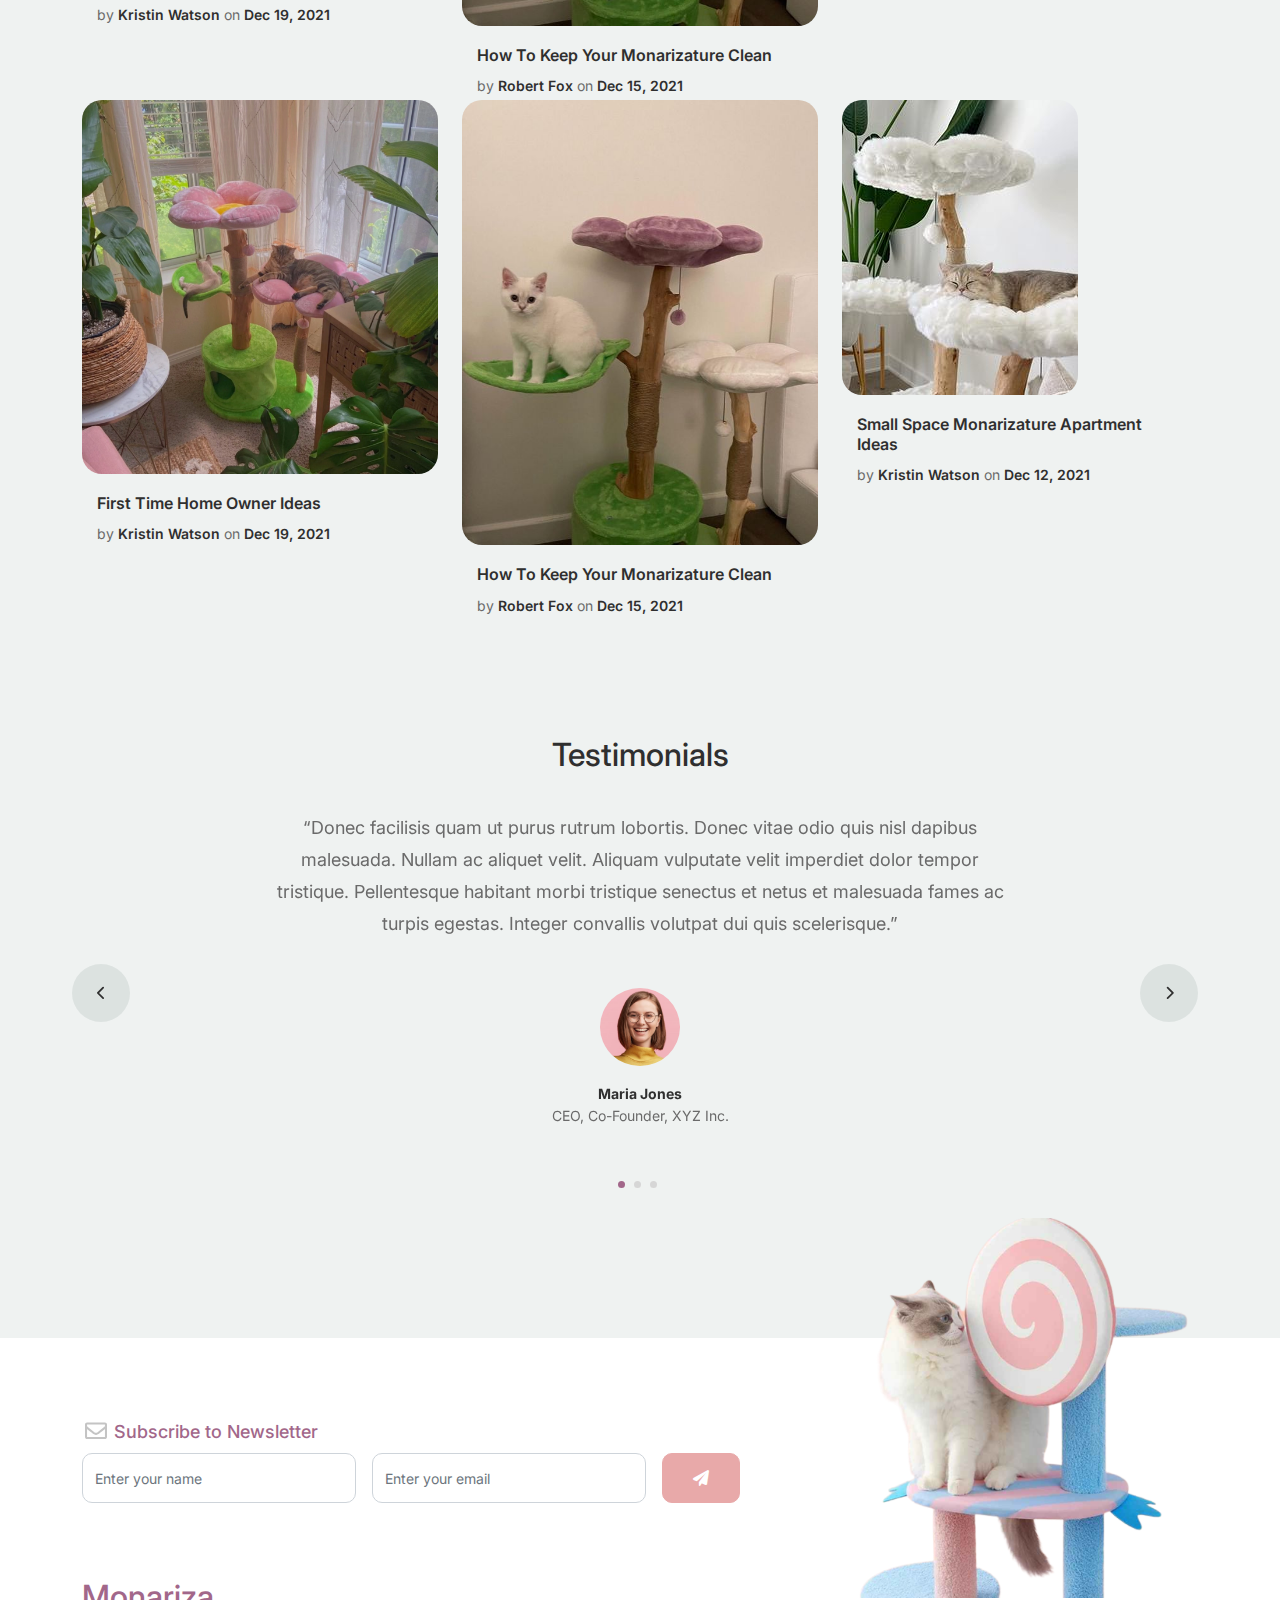
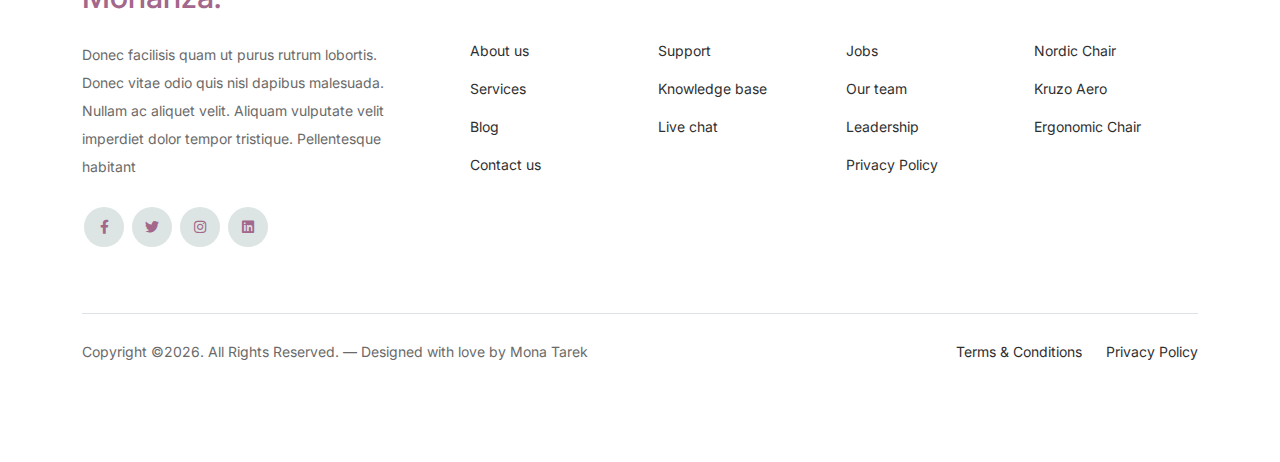
<file: blog.html>
<!-- /*
* Bootstrap 5
* Template Name: Monariza
* Template Author: Untree.co
* Template URI: https://untree.co/
* License: https://creativecommons.org/licenses/by/3.0/
*/ -->
<!doctype html>
<html lang="en">
<head>
	<title>Monariza.</title>
  <meta charset="utf-8">
  <meta name="viewport" content="width=device-width, initial-scale=1, shrink-to-fit=no">
  <meta name="author" content="Untree.co">
  <link rel="shortcut icon" href="favicon.png">

  <meta name="description" content="" />
  <meta name="keywords" content="bootstrap, bootstrap4" />

		<!-- Bootstrap CSS -->
		<link href="css/bootstrap.min.css" rel="stylesheet">
		<link href="https://cdnjs.cloudflare.com/ajax/libs/font-awesome/6.0.0-beta3/css/all.min.css" rel="stylesheet">
		<link href="css/tiny-slider.css" rel="stylesheet">
		<link href="css/style.css" rel="stylesheet">
		<title>Monariza Free Bootstrap 5 Template for Monarizature and Interior Design Websites by Untree.co </title>
	</head>

	<body>

		<!-- Start Header/Navigation -->
		<nav class="custom-navbar navbar navbar navbar-expand-md navbar-dark bg-dark" arial-label="Monariza navigation bar">

			<div class="container">
				<a class="navbar-brand" href="index.html">Monariza<span>.</span></a>

				<button class="navbar-toggler" type="button" data-bs-toggle="collapse" data-bs-target="#navbarsMonariza" aria-controls="navbarsMonariza" aria-expanded="false" aria-label="Toggle navigation">
					<span class="navbar-toggler-icon"></span>
				</button>

				<div class="collapse navbar-collapse" id="navbarsMonariza">
					<ul class="custom-navbar-nav navbar-nav ms-auto mb-2 mb-md-0">
						<li class="nav-item">
							<a class="nav-link" href="index.html">Home</a>
						</li>
						<li><a class="nav-link" href="shop.html">Shop</a></li>
						<li><a class="nav-link" href="about.html">About us</a></li>
						<li><a class="nav-link" href="services.html">Services</a></li>
						<li class="active"><a class="nav-link" href="blog.html">Blog</a></li>
						<li><a class="nav-link" href="contact.html">Contact us</a></li>
					</ul>

					<ul class="custom-navbar-cta navbar-nav mb-2 mb-md-0 ms-5">
						<li><a class="nav-link" href="#"><img src="images/user.svg"></a></li>
						<li><a class="nav-link" href="cart.html"><img src="images/cart.svg"></a></li>
					</ul>
				</div>
			</div>
				
		</nav>
		<!-- End Header/Navigation -->

		<!-- Start Hero Section -->
			<div class="hero">
				<div class="container">
					<div class="row justify-content-between">
						<div class="col-lg-5">
							<div class="intro-excerpt">
								<h1>Blog</h1>
								<p class="mb-4">Donec vitae odio quis nisl dapibus malesuada. Nullam ac aliquet velit. Aliquam vulputate velit imperdiet dolor tempor tristique.</p>
								<p><a href="" class="btn btn-secondary me-2">Shop Now</a><a href="#" class="btn btn-white-outline">Explore</a></p>
							</div>
						</div>
						<div class="col-lg-7">
							<div class="hero-img-wrap">
								<img src="images/cat6-removebg-preview.png" class="img-fluid">
							</div>
						</div>
					</div>
				</div>
			</div>
		<!-- End Hero Section -->

		

		<!-- Start Blog Section -->
		<div class="blog-section mb-1 pb-0">
			<div class="container">
				
				<div class="row">

					<div class="col-12 col-sm-6 col-md-4 mb-4 mb-md-0">
						<div class="post-entry">
							<a href="#" class="post-thumbnail"><img src="images/cat11.png" alt="Image" class="img-fluid"></a>
							<div class="post-content-entry">
								<h3><a href="#">First Time Home Owner Ideas</a></h3>
								<div class="meta">
									<span>by <a href="#">Kristin Watson</a></span> <span>on <a href="#">Dec 19, 2021</a></span>
								</div>
							</div>
						</div>
					</div>

					<div class="col-12 col-sm-6 col-md-4 mb-4 mb-md-0">
						<div class="post-entry">
							<a href="#" class="post-thumbnail"><img src="images/cat112.jpg" alt="Image" class="img-fluid" width="416px" height="436.95px"></a>
							<div class="post-content-entry">
								<h3><a href="#">How To Keep Your Monarizature Clean</a></h3>
								<div class="meta">
									<span>by <a href="#">Robert Fox</a></span> <span>on <a href="#">Dec 15, 2021</a></span>
								</div>
							</div>
						</div>
					</div>

					<div class="col-12 col-sm-6 col-md-4 mb-4 mb-md-0">
						<div class="post-entry">
							<a href="#" class="post-thumbnail"><img src="images/cat115.jpg" alt="Image" class="img-fluid" ></a>
							<div class="post-content-entry">
								<h3><a href="#">Small Space Monarizature Apartment Ideas</a></h3>
								<div class="meta">
									<span>by <a href="#">Kristin Watson</a></span> <span>on <a href="#">Dec 12, 2021</a></span>
								</div>
							</div>
						</div>
					</div>

					<div class="col-12 col-sm-6 col-md-4 mb-4 mb-md-0">
						<div class="post-entry">
							<a href="#" class="post-thumbnail"><img src="images/cat11.png" alt="Image" class="img-fluid"></a>
							<div class="post-content-entry">
								<h3><a href="#">First Time Home Owner Ideas</a></h3>
								<div class="meta">
									<span>by <a href="#">Kristin Watson</a></span> <span>on <a href="#">Dec 19, 2021</a></span>
								</div>
							</div>
						</div>
					</div>

					<div class="col-12 col-sm-6 col-md-4 mb-4 mb-md-0">
						<div class="post-entry">
							<a href="#" class="post-thumbnail"><img src="images/cat112.jpg" alt="Image" class="img-fluid" width="416px" height="436.95px"></a>
							<div class="post-content-entry">
								<h3><a href="#">How To Keep Your Monarizature Clean</a></h3>
								<div class="meta">
									<span>by <a href="#">Robert Fox</a></span> <span>on <a href="#">Dec 15, 2021</a></span>
								</div>
							</div>
						</div>
					</div>

					<div class="col-12 col-sm-6 col-md-4 mb-4 mb-md-0">
						<div class="post-entry">
							<a href="#" class="post-thumbnail"><img src="images/cat115.jpg" alt="Image" class="img-fluid" ></a>
							<div class="post-content-entry">
								<h3><a href="#">Small Space Monarizature Apartment Ideas</a></h3>
								<div class="meta">
									<span>by <a href="#">Kristin Watson</a></span> <span>on <a href="#">Dec 12, 2021</a></span>
								</div>
							</div>
						</div>
					</div>

					<div class="col-12 col-sm-6 col-md-4 mb-4 mb-md-0">
						<div class="post-entry">
							<a href="#" class="post-thumbnail"><img src="images/cat11.png" alt="Image" class="img-fluid"></a>
							<div class="post-content-entry">
								<h3><a href="#">First Time Home Owner Ideas</a></h3>
								<div class="meta">
									<span>by <a href="#">Kristin Watson</a></span> <span>on <a href="#">Dec 19, 2021</a></span>
								</div>
							</div>
						</div>
					</div>

					<div class="col-12 col-sm-6 col-md-4 mb-4 mb-md-0">
						<div class="post-entry">
							<a href="#" class="post-thumbnail"><img src="images/cat112.jpg" alt="Image" class="img-fluid" width="416px" height="436.95px"></a>
							<div class="post-content-entry">
								<h3><a href="#">How To Keep Your Monarizature Clean</a></h3>
								<div class="meta">
									<span>by <a href="#">Robert Fox</a></span> <span>on <a href="#">Dec 15, 2021</a></span>
								</div>
							</div>
						</div>
					</div>

					<div class="col-12 col-sm-6 col-md-4 mb-4 mb-md-0">
						<div class="post-entry">
							<a href="#" class="post-thumbnail"><img src="images/cat115.jpg" alt="Image" class="img-fluid" ></a>
							<div class="post-content-entry">
								<h3><a href="#">Small Space Monarizature Apartment Ideas</a></h3>
								<div class="meta">
									<span>by <a href="#">Kristin Watson</a></span> <span>on <a href="#">Dec 12, 2021</a></span>
								</div>
							</div>
						</div>
					</div>

				</div>
			</div>
		</div>
		<!-- End Blog Section -->	

		

		<!-- Start Testimonial Slider -->
		<div class="testimonial-section before-footer-section">
			<div class="container">
				<div class="row">
					<div class="col-lg-7 mx-auto text-center">
						<h2 class="section-title">Testimonials</h2>
					</div>
				</div>

				<div class="row justify-content-center">
					<div class="col-lg-12">
						<div class="testimonial-slider-wrap text-center">

							<div id="testimonial-nav">
								<span class="prev" data-controls="prev"><span class="fa fa-chevron-left"></span></span>
								<span class="next" data-controls="next"><span class="fa fa-chevron-right"></span></span>
							</div>

							<div class="testimonial-slider">
								
								<div class="item">
									<div class="row justify-content-center">
										<div class="col-lg-8 mx-auto">

											<div class="testimonial-block text-center">
												<blockquote class="mb-5">
													<p>&ldquo;Donec facilisis quam ut purus rutrum lobortis. Donec vitae odio quis nisl dapibus malesuada. Nullam ac aliquet velit. Aliquam vulputate velit imperdiet dolor tempor tristique. Pellentesque habitant morbi tristique senectus et netus et malesuada fames ac turpis egestas. Integer convallis volutpat dui quis scelerisque.&rdquo;</p>
												</blockquote>

												<div class="author-info">
													<div class="author-pic">
														<img src="images/person-1.png" alt="Maria Jones" class="img-fluid">
													</div>
													<h3 class="font-weight-bold">Maria Jones</h3>
													<span class="position d-block mb-3">CEO, Co-Founder, XYZ Inc.</span>
												</div>
											</div>

										</div>
									</div>
								</div> 
								<!-- END item -->

								<div class="item">
									<div class="row justify-content-center">
										<div class="col-lg-8 mx-auto">

											<div class="testimonial-block text-center">
												<blockquote class="mb-5">
													<p>&ldquo;Donec facilisis quam ut purus rutrum lobortis. Donec vitae odio quis nisl dapibus malesuada. Nullam ac aliquet velit. Aliquam vulputate velit imperdiet dolor tempor tristique. Pellentesque habitant morbi tristique senectus et netus et malesuada fames ac turpis egestas. Integer convallis volutpat dui quis scelerisque.&rdquo;</p>
												</blockquote>

												<div class="author-info">
													<div class="author-pic">
														<img src="images/person-1.png" alt="Maria Jones" class="img-fluid">
													</div>
													<h3 class="font-weight-bold">Maria Jones</h3>
													<span class="position d-block mb-3">CEO, Co-Founder, XYZ Inc.</span>
												</div>
											</div>

										</div>
									</div>
								</div> 
								<!-- END item -->

								<div class="item">
									<div class="row justify-content-center">
										<div class="col-lg-8 mx-auto">

											<div class="testimonial-block text-center">
												<blockquote class="mb-5">
													<p>&ldquo;Donec facilisis quam ut purus rutrum lobortis. Donec vitae odio quis nisl dapibus malesuada. Nullam ac aliquet velit. Aliquam vulputate velit imperdiet dolor tempor tristique. Pellentesque habitant morbi tristique senectus et netus et malesuada fames ac turpis egestas. Integer convallis volutpat dui quis scelerisque.&rdquo;</p>
												</blockquote>

												<div class="author-info">
													<div class="author-pic">
														<img src="images/person-1.png" alt="Maria Jones" class="img-fluid">
													</div>
													<h3 class="font-weight-bold">Maria Jones</h3>
													<span class="position d-block mb-3">CEO, Co-Founder, XYZ Inc.</span>
												</div>
											</div>

										</div>
									</div>
								</div> 
								<!-- END item -->

							</div>

						</div>
					</div>
				</div>
			</div>
		</div>
		<!-- End Testimonial Slider -->

		

		<!-- Start Footer Section -->
		<footer class="footer-section">
			<div class="container relative">

				<div class="sofa-img">
					<img src="images/cu__1_-removebg-preview.png" alt="Image" class="img-fluid">
				</div>

				<div class="row">
					<div class="col-lg-8">
						<div class="subscription-form">
							<h3 class="d-flex align-items-center"><span class="me-1"><img src="images/envelope-outline.svg" alt="Image" class="img-fluid"></span><span>Subscribe to Newsletter</span></h3>

							<form action="#" class="row g-3">
								<div class="col-auto">
									<input type="text" class="form-control" placeholder="Enter your name">
								</div>
								<div class="col-auto">
									<input type="email" class="form-control" placeholder="Enter your email">
								</div>
								<div class="col-auto">
									<button class="btn btn-secondary">
										<span class="fa fa-paper-plane"></span>
									</button>
								</div>
							</form>

						</div>
					</div>
				</div>

				<div class="row g-5 mb-5">
					<div class="col-lg-4">
						<div class="mb-4 footer-logo-wrap"><a href="#" class="footer-logo">Monariza<span>.</span></a></div>
						<p class="mb-4">Donec facilisis quam ut purus rutrum lobortis. Donec vitae odio quis nisl dapibus malesuada. Nullam ac aliquet velit. Aliquam vulputate velit imperdiet dolor tempor tristique. Pellentesque habitant</p>

						<ul class="list-unstyled custom-social">
							<li><a href="#"><span class="fa fa-brands fa-facebook-f"></span></a></li>
							<li><a href="#"><span class="fa fa-brands fa-twitter"></span></a></li>
							<li><a href="#"><span class="fa fa-brands fa-instagram"></span></a></li>
							<li><a href="#"><span class="fa fa-brands fa-linkedin"></span></a></li>
						</ul>
					</div>

					<div class="col-lg-8">
						<div class="row links-wrap">
							<div class="col-6 col-sm-6 col-md-3">
								<ul class="list-unstyled">
									<li><a href="#">About us</a></li>
									<li><a href="#">Services</a></li>
									<li><a href="#">Blog</a></li>
									<li><a href="#">Contact us</a></li>
								</ul>
							</div>

							<div class="col-6 col-sm-6 col-md-3">
								<ul class="list-unstyled">
									<li><a href="#">Support</a></li>
									<li><a href="#">Knowledge base</a></li>
									<li><a href="#">Live chat</a></li>
								</ul>
							</div>

							<div class="col-6 col-sm-6 col-md-3">
								<ul class="list-unstyled">
									<li><a href="#">Jobs</a></li>
									<li><a href="#">Our team</a></li>
									<li><a href="#">Leadership</a></li>
									<li><a href="#">Privacy Policy</a></li>
								</ul>
							</div>

							<div class="col-6 col-sm-6 col-md-3">
								<ul class="list-unstyled">
									<li><a href="#">Nordic Chair</a></li>
									<li><a href="#">Kruzo Aero</a></li>
									<li><a href="#">Ergonomic Chair</a></li>
								</ul>
							</div>
						</div>
					</div>

				</div>

				<div class="border-top copyright">
					<div class="row pt-4">
						<div class="col-lg-6">
							<p class="mb-2 text-center text-lg-start">Copyright &copy;<script>document.write(new Date().getFullYear());</script>. All Rights Reserved. &mdash; Designed with love by Mona Tarek   <!-- License information: https://untree.co/license/ -->
            </p>
						</div>

						<div class="col-lg-6 text-center text-lg-end">
							<ul class="list-unstyled d-inline-flex ms-auto">
								<li class="me-4"><a href="#">Terms &amp; Conditions</a></li>
								<li><a href="#">Privacy Policy</a></li>
							</ul>
						</div>

					</div>
				</div>

			</div>
		</footer>
		<!-- End Footer Section -->	


		<script src="js/bootstrap.bundle.min.js"></script>
		<script src="js/tiny-slider.js"></script>
		<script src="js/custom.js"></script>
	</body>

</html>
</file>
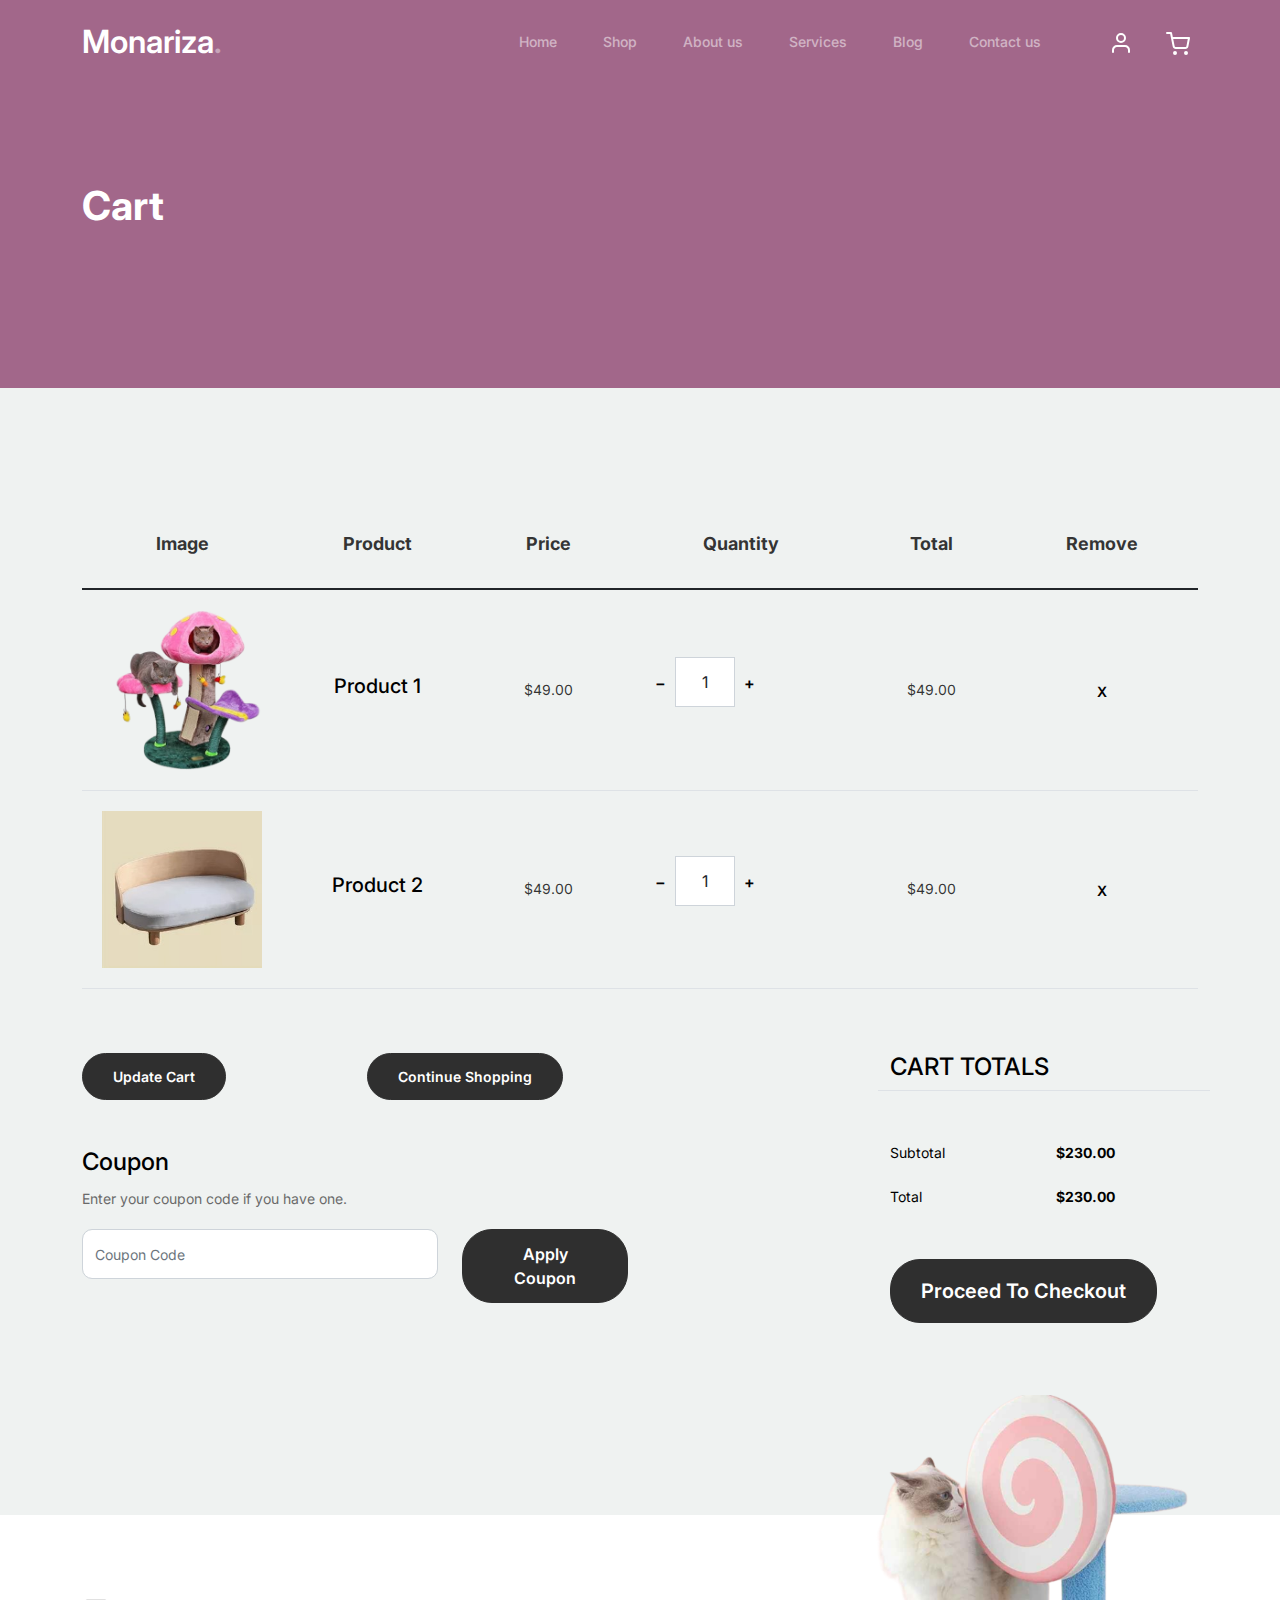
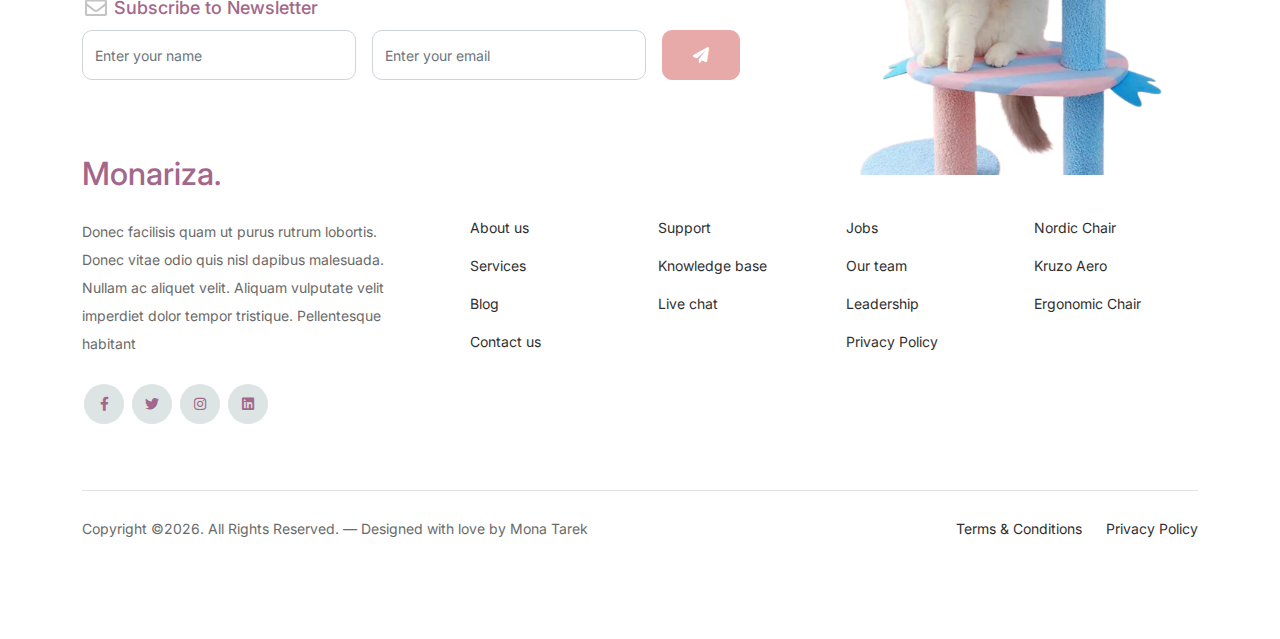
<file: cart.html>
<!-- /*
* Bootstrap 5
* Template Name: Monariza
* Template Author: Untree.co
* Template URI: https://untree.co/
* License: https://creativecommons.org/licenses/by/3.0/
*/ -->
<!doctype html>
<html lang="en">
<head>
	<title>Monariza.</title>
  <meta charset="utf-8">
  <meta name="viewport" content="width=device-width, initial-scale=1, shrink-to-fit=no">
  <meta name="author" content="Untree.co">
  <link rel="shortcut icon" href="favicon.png">

  <meta name="description" content="" />
  <meta name="keywords" content="bootstrap, bootstrap4" />

		<!-- Bootstrap CSS -->
		<link href="css/bootstrap.min.css" rel="stylesheet">
		<link href="https://cdnjs.cloudflare.com/ajax/libs/font-awesome/6.0.0-beta3/css/all.min.css" rel="stylesheet">
		<link href="css/tiny-slider.css" rel="stylesheet">
		<link href="css/style.css" rel="stylesheet">
		<title>Monariza Free Bootstrap 5 Template for Monarizature and Interior Design Websites by Untree.co </title>
	</head>

	<body>

		<!-- Start Header/Navigation -->
		<nav class="custom-navbar navbar navbar navbar-expand-md navbar-dark bg-dark" arial-label="Monariza navigation bar">

			<div class="container">
				<a class="navbar-brand" href="index.html">Monariza<span>.</span></a>

				<button class="navbar-toggler" type="button" data-bs-toggle="collapse" data-bs-target="#navbarsMonariza" aria-controls="navbarsMonariza" aria-expanded="false" aria-label="Toggle navigation">
					<span class="navbar-toggler-icon"></span>
				</button>

				<div class="collapse navbar-collapse" id="navbarsMonariza">
					<ul class="custom-navbar-nav navbar-nav ms-auto mb-2 mb-md-0">
						<li class="nav-item ">
							<a class="nav-link" href="index.html">Home</a>
						</li>
						<li><a class="nav-link" href="shop.html">Shop</a></li>
						<li><a class="nav-link" href="about.html">About us</a></li>
						<li><a class="nav-link" href="services.html">Services</a></li>
						<li><a class="nav-link" href="blog.html">Blog</a></li>
						<li><a class="nav-link" href="contact.html">Contact us</a></li>
					</ul>

					<ul class="custom-navbar-cta navbar-nav mb-2 mb-md-0 ms-5">
						<li><a class="nav-link" href="#"><img src="images/user.svg"></a></li>
						<li><a class="nav-link" href="cart.html"><img src="images/cart.svg"></a></li>
					</ul>
				</div>
			</div>
				
		</nav>
		<!-- End Header/Navigation -->

		<!-- Start Hero Section -->
			<div class="hero">
				<div class="container">
					<div class="row justify-content-between">
						<div class="col-lg-5">
							<div class="intro-excerpt">
								<h1>Cart</h1>
							</div>
						</div>
						<div class="col-lg-7">
							
						</div>
					</div>
				</div>
			</div>
		<!-- End Hero Section -->

		

		<div class="untree_co-section before-footer-section">
            <div class="container">
              <div class="row mb-5">
                <form class="col-md-12" method="post">
                  <div class="site-blocks-table">
                    <table class="table">
                      <thead>
                        <tr>
                          <th class="product-thumbnail">Image</th>
                          <th class="product-name">Product</th>
                          <th class="product-price">Price</th>
                          <th class="product-quantity">Quantity</th>
                          <th class="product-total">Total</th>
                          <th class="product-remove">Remove</th>
                        </tr>
                      </thead>
                      <tbody>
                        <tr>
                          <td class="product-thumbnail">
                            <img src="images/mash.png" alt="Image" class="img-fluid">
                          </td>
                          <td class="product-name">
                            <h2 class="h5 text-black">Product 1</h2>
                          </td>
                          <td>$49.00</td>
                          <td>
                            <div class="input-group mb-3 d-flex align-items-center quantity-container" style="max-width: 120px;">
                              <div class="input-group-prepend">
                                <button class="btn btn-outline-black decrease" type="button">&minus;</button>
                              </div>
                              <input type="text" class="form-control text-center quantity-amount" value="1" placeholder="" aria-label="Example text with button addon" aria-describedby="button-addon1">
                              <div class="input-group-append">
                                <button class="btn btn-outline-black increase" type="button">&plus;</button>
                              </div>
                            </div>
        
                          </td>
                          <td>$49.00</td>
                          <td><a href="#" class="btn btn-black btn-sm">X</a></td>
                        </tr>
        
                        <tr>
                          <td class="product-thumbnail">
                            <img src="images/cat91.jpg" alt="Image" class="img-fluid">
                          </td>
                          <td class="product-name">
                            <h2 class="h5 text-black">Product 2</h2>
                          </td>
                          <td>$49.00</td>
                          <td>
                            <div class="input-group mb-3 d-flex align-items-center quantity-container" style="max-width: 120px;">
                              <div class="input-group-prepend">
                                <button class="btn btn-outline-black decrease" type="button">&minus;</button>
                              </div>
                              <input type="text" class="form-control text-center quantity-amount" value="1" placeholder="" aria-label="Example text with button addon" aria-describedby="button-addon1">
                              <div class="input-group-append">
                                <button class="btn btn-outline-black increase" type="button">&plus;</button>
                              </div>
                            </div>
        
                          </td>
                          <td>$49.00</td>
                          <td><a href="#" class="btn btn-black btn-sm">X</a></td>
                        </tr>
                      </tbody>
                    </table>
                  </div>
                </form>
              </div>
        
              <div class="row">
                <div class="col-md-6">
                  <div class="row mb-5">
                    <div class="col-md-6 mb-3 mb-md-0">
                      <button class="btn btn-black btn-sm btn-block">Update Cart</button>
                    </div>
                    <div class="col-md-6">
                      <button class="btn btn-outline-black btn-sm btn-block">Continue Shopping</button>
                    </div>
                  </div>
                  <div class="row">
                    <div class="col-md-12">
                      <label class="text-black h4" for="coupon">Coupon</label>
                      <p>Enter your coupon code if you have one.</p>
                    </div>
                    <div class="col-md-8 mb-3 mb-md-0">
                      <input type="text" class="form-control py-3" id="coupon" placeholder="Coupon Code">
                    </div>
                    <div class="col-md-4">
                      <button class="btn btn-black">Apply Coupon</button>
                    </div>
                  </div>
                </div>
                <div class="col-md-6 pl-5">
                  <div class="row justify-content-end">
                    <div class="col-md-7">
                      <div class="row">
                        <div class="col-md-12 text-right border-bottom mb-5">
                          <h3 class="text-black h4 text-uppercase">Cart Totals</h3>
                        </div>
                      </div>
                      <div class="row mb-3">
                        <div class="col-md-6">
                          <span class="text-black">Subtotal</span>
                        </div>
                        <div class="col-md-6 text-right">
                          <strong class="text-black">$230.00</strong>
                        </div>
                      </div>
                      <div class="row mb-5">
                        <div class="col-md-6">
                          <span class="text-black">Total</span>
                        </div>
                        <div class="col-md-6 text-right">
                          <strong class="text-black">$230.00</strong>
                        </div>
                      </div>
        
                      <div class="row">
                        <div class="col-md-12">
                          <button class="btn btn-black btn-lg py-3 btn-block" onclick="window.location='checkout.html'">Proceed To Checkout</button>
                        </div>
                      </div>
                    </div>
                  </div>
                </div>
              </div>
            </div>
          </div>
		

			<!-- Start Footer Section -->
		<footer class="footer-section">
			<div class="container relative">

				<div class="sofa-img">
					<img src="images/cu__1_-removebg-preview.png" alt="Image" class="img-fluid">
				</div>

				<div class="row">
					<div class="col-lg-8">
						<div class="subscription-form">
							<h3 class="d-flex align-items-center"><span class="me-1"><img src="images/envelope-outline.svg" alt="Image" class="img-fluid"></span><span>Subscribe to Newsletter</span></h3>

							<form action="#" class="row g-3">
								<div class="col-auto">
									<input type="text" class="form-control" placeholder="Enter your name">
								</div>
								<div class="col-auto">
									<input type="email" class="form-control" placeholder="Enter your email">
								</div>
								<div class="col-auto">
									<button class="btn btn-secondary">
										<span class="fa fa-paper-plane"></span>
									</button>
								</div>
							</form>

						</div>
					</div>
				</div>

				<div class="row g-5 mb-5">
					<div class="col-lg-4">
						<div class="mb-4 footer-logo-wrap"><a href="#" class="footer-logo">Monariza<span>.</span></a></div>
						<p class="mb-4">Donec facilisis quam ut purus rutrum lobortis. Donec vitae odio quis nisl dapibus malesuada. Nullam ac aliquet velit. Aliquam vulputate velit imperdiet dolor tempor tristique. Pellentesque habitant</p>

						<ul class="list-unstyled custom-social">
							<li><a href="#"><span class="fa fa-brands fa-facebook-f"></span></a></li>
							<li><a href="#"><span class="fa fa-brands fa-twitter"></span></a></li>
							<li><a href="#"><span class="fa fa-brands fa-instagram"></span></a></li>
							<li><a href="#"><span class="fa fa-brands fa-linkedin"></span></a></li>
						</ul>
					</div>

					<div class="col-lg-8">
						<div class="row links-wrap">
							<div class="col-6 col-sm-6 col-md-3">
								<ul class="list-unstyled">
									<li><a href="#">About us</a></li>
									<li><a href="#">Services</a></li>
									<li><a href="#">Blog</a></li>
									<li><a href="#">Contact us</a></li>
								</ul>
							</div>

							<div class="col-6 col-sm-6 col-md-3">
								<ul class="list-unstyled">
									<li><a href="#">Support</a></li>
									<li><a href="#">Knowledge base</a></li>
									<li><a href="#">Live chat</a></li>
								</ul>
							</div>

							<div class="col-6 col-sm-6 col-md-3">
								<ul class="list-unstyled">
									<li><a href="#">Jobs</a></li>
									<li><a href="#">Our team</a></li>
									<li><a href="#">Leadership</a></li>
									<li><a href="#">Privacy Policy</a></li>
								</ul>
							</div>

							<div class="col-6 col-sm-6 col-md-3">
								<ul class="list-unstyled">
									<li><a href="#">Nordic Chair</a></li>
									<li><a href="#">Kruzo Aero</a></li>
									<li><a href="#">Ergonomic Chair</a></li>
								</ul>
							</div>
						</div>
					</div>

				</div>

				<div class="border-top copyright">
					<div class="row pt-4">
						<div class="col-lg-6">
							<p class="mb-2 text-center text-lg-start">Copyright &copy;<script>document.write(new Date().getFullYear());</script>. All Rights Reserved. &mdash; Designed with love by Mona Tarek   <!-- License information: https://untree.co/license/ -->
            </p>
						</div>

						<div class="col-lg-6 text-center text-lg-end">
							<ul class="list-unstyled d-inline-flex ms-auto">
								<li class="me-4"><a href="#">Terms &amp; Conditions</a></li>
								<li><a href="#">Privacy Policy</a></li>
							</ul>
						</div>

					</div>
				</div>

			</div>
		</footer>
		<!-- End Footer Section -->	


		<script src="js/bootstrap.bundle.min.js"></script>
		<script src="js/tiny-slider.js"></script>
		<script src="js/custom.js"></script>
	</body>

</html>
</file>
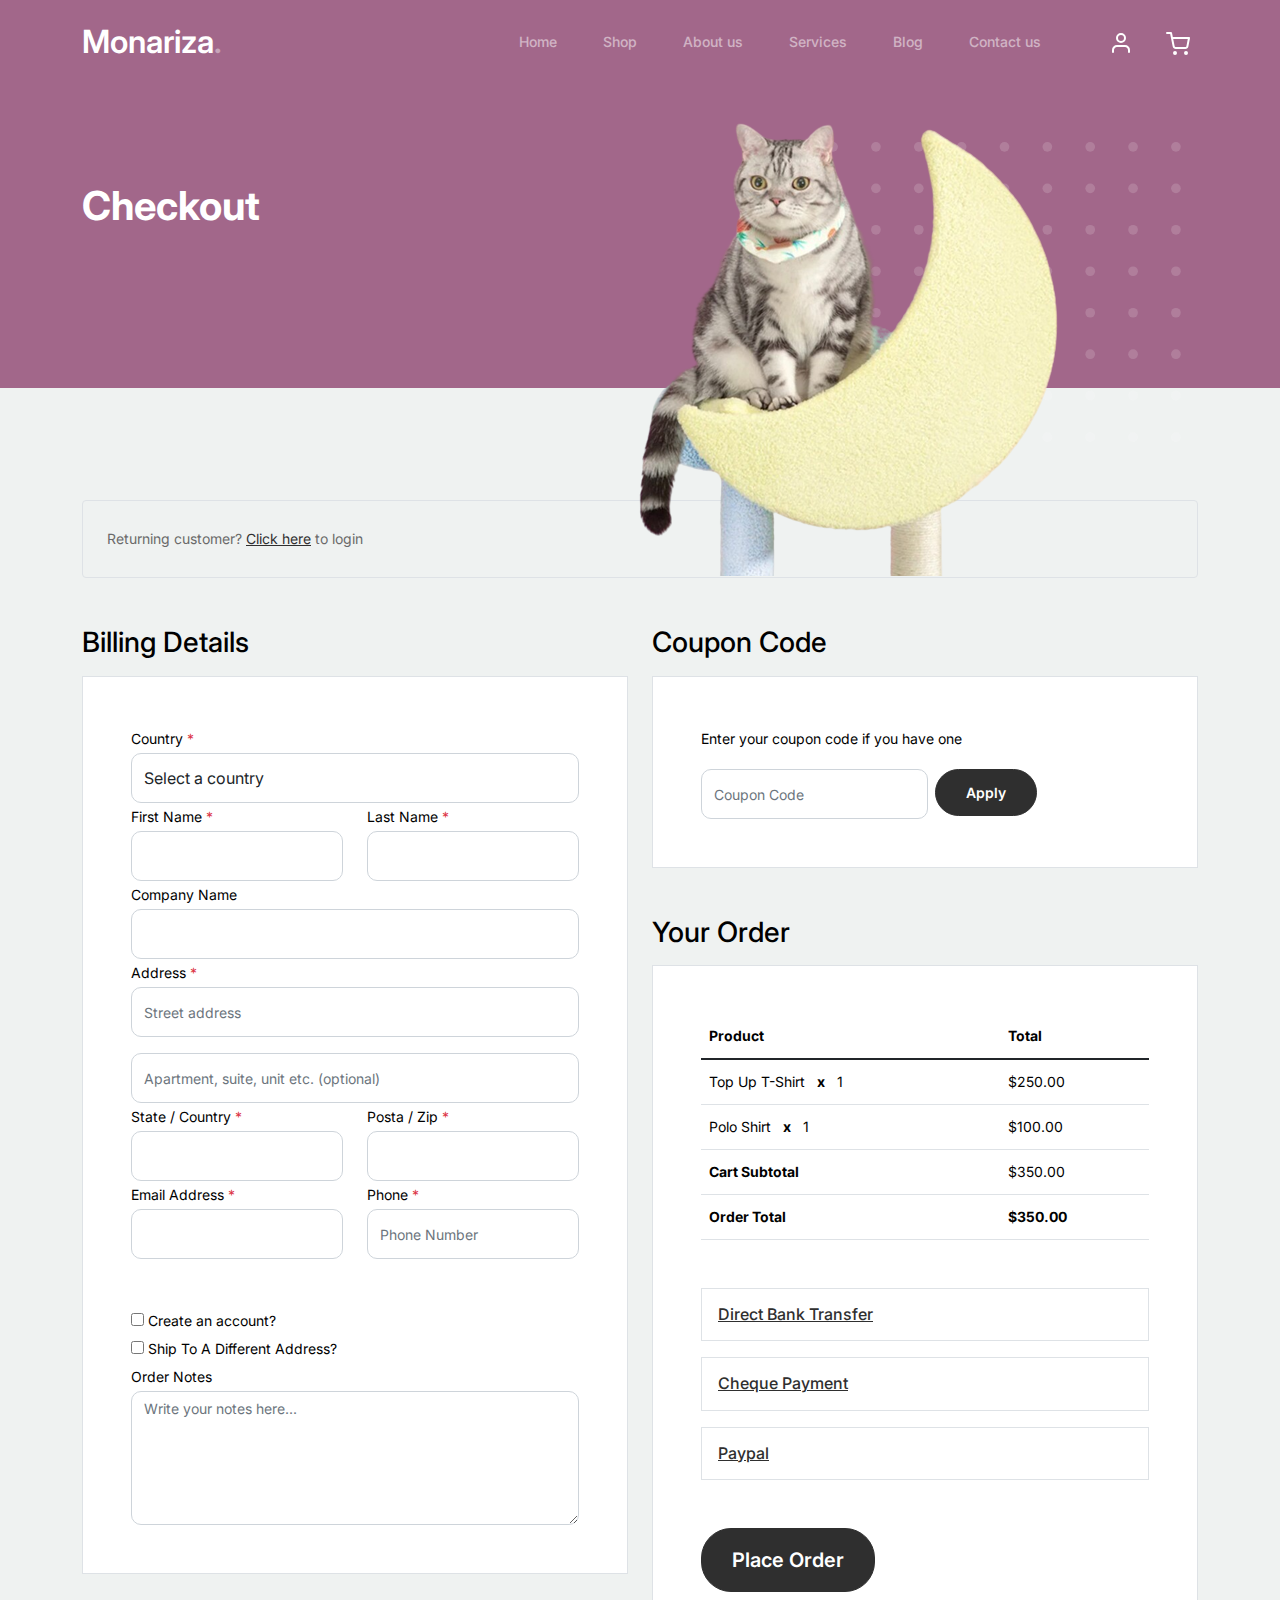
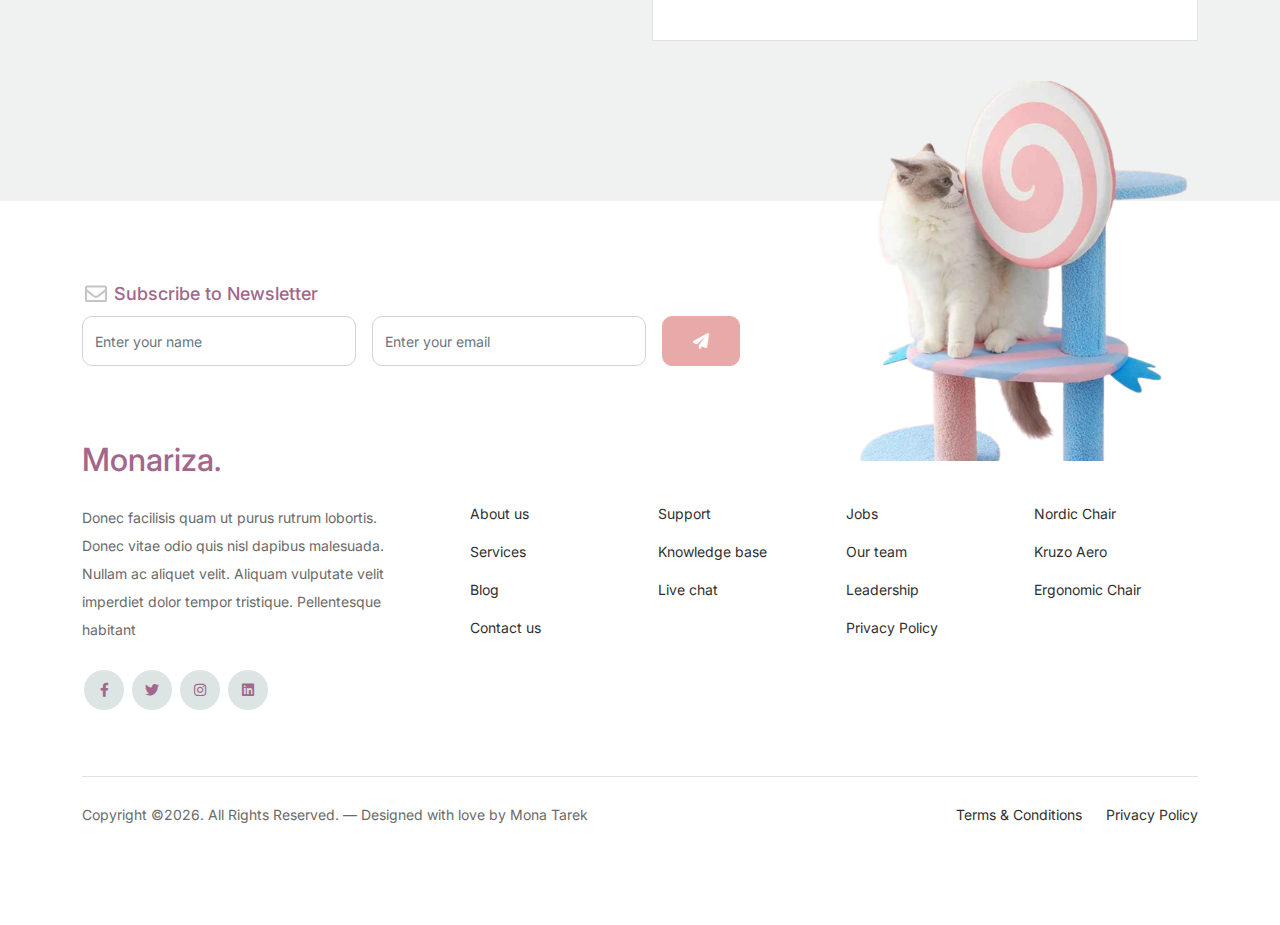
<file: checkout.html>
<!-- /*
* Bootstrap 5
* Template Name: Monariza
* Template Author: Untree.co
* Template URI: https://untree.co/
* License: https://creativecommons.org/licenses/by/3.0/
*/ -->
<!doctype html>
<html lang="en">
<head>
  <meta charset="utf-8">
  <meta name="viewport" content="width=device-width, initial-scale=1, shrink-to-fit=no">
  <meta name="author" content="Untree.co">
  <link rel="shortcut icon" href="favicon.png">

  <meta name="description" content="" />
  <meta name="keywords" content="bootstrap, bootstrap4" />

		<!-- Bootstrap CSS -->
		<link href="css/bootstrap.min.css" rel="stylesheet">
		<link href="https://cdnjs.cloudflare.com/ajax/libs/font-awesome/6.0.0-beta3/css/all.min.css" rel="stylesheet">
		<link href="css/tiny-slider.css" rel="stylesheet">
		<link href="css/style.css" rel="stylesheet">
		<title>Monariza Free Bootstrap 5 Template for Monarizature and Interior Design Websites by Untree.co </title>
	</head>

	<body>

		<!-- Start Header/Navigation -->
		<nav class="custom-navbar navbar navbar navbar-expand-md navbar-dark bg-dark" arial-label="Monariza navigation bar">

			<div class="container">
				<a class="navbar-brand" href="index.html">Monariza<span>.</span></a>

				<button class="navbar-toggler" type="button" data-bs-toggle="collapse" data-bs-target="#navbarsMonariza" aria-controls="navbarsMonariza" aria-expanded="false" aria-label="Toggle navigation">
					<span class="navbar-toggler-icon"></span>
				</button>

				<div class="collapse navbar-collapse" id="navbarsMonariza">
					<ul class="custom-navbar-nav navbar-nav ms-auto mb-2 mb-md-0">
						<li class="nav-item ">
							<a class="nav-link" href="index.html">Home</a>
						</li>
						<li><a class="nav-link" href="shop.html">Shop</a></li>
						<li><a class="nav-link" href="about.html">About us</a></li>
						<li><a class="nav-link" href="services.html">Services</a></li>
						<li><a class="nav-link" href="blog.html">Blog</a></li>
						<li><a class="nav-link" href="contact.html">Contact us</a></li>
					</ul>

					<ul class="custom-navbar-cta navbar-nav mb-2 mb-md-0 ms-5">
						<li><a class="nav-link" href="#"><img src="images/user.svg"></a></li>
						<li><a class="nav-link" href="cart.html"><img src="images/cart.svg"></a></li>
					</ul>
				</div>
			</div>
				
		</nav>
		<!-- End Header/Navigation -->

		<!-- Start Hero Section -->
			<div class="hero">
				<div class="container">
					<div class="row justify-content-between">
						<div class="col-lg-5">
							<div class="intro-excerpt">
								<h1>Checkout</h1>
							</div>
						</div>
						<div class="col-lg-7">
							<div class="hero-img-wrap">
								<img src="images/cat6-removebg-preview.png" class="img-fluid">
							</div>
						</div>
							
						</div>
					</div>
				</div>
			</div>
		<!-- End Hero Section -->

		<div class="untree_co-section">
		    <div class="container">
		      <div class="row mb-5">
		        <div class="col-md-12">
		          <div class="border p-4 rounded" role="alert">
		            Returning customer? <a href="#">Click here</a> to login
		          </div>
		        </div>
		      </div>
		      <div class="row">
		        <div class="col-md-6 mb-5 mb-md-0">
		          <h2 class="h3 mb-3 text-black">Billing Details</h2>
		          <div class="p-3 p-lg-5 border bg-white">
		            <div class="form-group">
		              <label for="c_country" class="text-black">Country <span class="text-danger">*</span></label>
		              <select id="c_country" class="form-control">
		                <option value="1">Select a country</option>    
		                <option value="2">bangladesh</option>    
		                <option value="3">Algeria</option>    
		                <option value="4">Afghanistan</option>    
		                <option value="5">Ghana</option>    
		                <option value="6">Albania</option>    
		                <option value="7">Bahrain</option>    
		                <option value="8">Colombia</option>    
		                <option value="9">Dominican Republic</option>    
		              </select>
		            </div>
		            <div class="form-group row">
		              <div class="col-md-6">
		                <label for="c_fname" class="text-black">First Name <span class="text-danger">*</span></label>
		                <input type="text" class="form-control" id="c_fname" name="c_fname">
		              </div>
		              <div class="col-md-6">
		                <label for="c_lname" class="text-black">Last Name <span class="text-danger">*</span></label>
		                <input type="text" class="form-control" id="c_lname" name="c_lname">
		              </div>
		            </div>

		            <div class="form-group row">
		              <div class="col-md-12">
		                <label for="c_companyname" class="text-black">Company Name </label>
		                <input type="text" class="form-control" id="c_companyname" name="c_companyname">
		              </div>
		            </div>

		            <div class="form-group row">
		              <div class="col-md-12">
		                <label for="c_address" class="text-black">Address <span class="text-danger">*</span></label>
		                <input type="text" class="form-control" id="c_address" name="c_address" placeholder="Street address">
		              </div>
		            </div>

		            <div class="form-group mt-3">
		              <input type="text" class="form-control" placeholder="Apartment, suite, unit etc. (optional)">
		            </div>

		            <div class="form-group row">
		              <div class="col-md-6">
		                <label for="c_state_country" class="text-black">State / Country <span class="text-danger">*</span></label>
		                <input type="text" class="form-control" id="c_state_country" name="c_state_country">
		              </div>
		              <div class="col-md-6">
		                <label for="c_postal_zip" class="text-black">Posta / Zip <span class="text-danger">*</span></label>
		                <input type="text" class="form-control" id="c_postal_zip" name="c_postal_zip">
		              </div>
		            </div>

		            <div class="form-group row mb-5">
		              <div class="col-md-6">
		                <label for="c_email_address" class="text-black">Email Address <span class="text-danger">*</span></label>
		                <input type="text" class="form-control" id="c_email_address" name="c_email_address">
		              </div>
		              <div class="col-md-6">
		                <label for="c_phone" class="text-black">Phone <span class="text-danger">*</span></label>
		                <input type="text" class="form-control" id="c_phone" name="c_phone" placeholder="Phone Number">
		              </div>
		            </div>

		            <div class="form-group">
		              <label for="c_create_account" class="text-black" data-bs-toggle="collapse" href="#create_an_account" role="button" aria-expanded="false" aria-controls="create_an_account"><input type="checkbox" value="1" id="c_create_account"> Create an account?</label>
		              <div class="collapse" id="create_an_account">
		                <div class="py-2 mb-4">
		                  <p class="mb-3">Create an account by entering the information below. If you are a returning customer please login at the top of the page.</p>
		                  <div class="form-group">
		                    <label for="c_account_password" class="text-black">Account Password</label>
		                    <input type="email" class="form-control" id="c_account_password" name="c_account_password" placeholder="">
		                  </div>
		                </div>
		              </div>
		            </div>


		            <div class="form-group">
		              <label for="c_ship_different_address" class="text-black" data-bs-toggle="collapse" href="#ship_different_address" role="button" aria-expanded="false" aria-controls="ship_different_address"><input type="checkbox" value="1" id="c_ship_different_address"> Ship To A Different Address?</label>
		              <div class="collapse" id="ship_different_address">
		                <div class="py-2">

		                  <div class="form-group">
		                    <label for="c_diff_country" class="text-black">Country <span class="text-danger">*</span></label>
		                    <select id="c_diff_country" class="form-control">
		                      <option value="1">Select a country</option>    
		                      <option value="2">bangladesh</option>    
		                      <option value="3">Algeria</option>    
		                      <option value="4">Afghanistan</option>    
		                      <option value="5">Ghana</option>    
		                      <option value="6">Albania</option>    
		                      <option value="7">Bahrain</option>    
		                      <option value="8">Colombia</option>    
		                      <option value="9">Dominican Republic</option>    
		                    </select>
		                  </div>


		                  <div class="form-group row">
		                    <div class="col-md-6">
		                      <label for="c_diff_fname" class="text-black">First Name <span class="text-danger">*</span></label>
		                      <input type="text" class="form-control" id="c_diff_fname" name="c_diff_fname">
		                    </div>
		                    <div class="col-md-6">
		                      <label for="c_diff_lname" class="text-black">Last Name <span class="text-danger">*</span></label>
		                      <input type="text" class="form-control" id="c_diff_lname" name="c_diff_lname">
		                    </div>
		                  </div>

		                  <div class="form-group row">
		                    <div class="col-md-12">
		                      <label for="c_diff_companyname" class="text-black">Company Name </label>
		                      <input type="text" class="form-control" id="c_diff_companyname" name="c_diff_companyname">
		                    </div>
		                  </div>

		                  <div class="form-group row  mb-3">
		                    <div class="col-md-12">
		                      <label for="c_diff_address" class="text-black">Address <span class="text-danger">*</span></label>
		                      <input type="text" class="form-control" id="c_diff_address" name="c_diff_address" placeholder="Street address">
		                    </div>
		                  </div>

		                  <div class="form-group">
		                    <input type="text" class="form-control" placeholder="Apartment, suite, unit etc. (optional)">
		                  </div>

		                  <div class="form-group row">
		                    <div class="col-md-6">
		                      <label for="c_diff_state_country" class="text-black">State / Country <span class="text-danger">*</span></label>
		                      <input type="text" class="form-control" id="c_diff_state_country" name="c_diff_state_country">
		                    </div>
		                    <div class="col-md-6">
		                      <label for="c_diff_postal_zip" class="text-black">Posta / Zip <span class="text-danger">*</span></label>
		                      <input type="text" class="form-control" id="c_diff_postal_zip" name="c_diff_postal_zip">
		                    </div>
		                  </div>

		                  <div class="form-group row mb-5">
		                    <div class="col-md-6">
		                      <label for="c_diff_email_address" class="text-black">Email Address <span class="text-danger">*</span></label>
		                      <input type="text" class="form-control" id="c_diff_email_address" name="c_diff_email_address">
		                    </div>
		                    <div class="col-md-6">
		                      <label for="c_diff_phone" class="text-black">Phone <span class="text-danger">*</span></label>
		                      <input type="text" class="form-control" id="c_diff_phone" name="c_diff_phone" placeholder="Phone Number">
		                    </div>
		                  </div>

		                </div>

		              </div>
		            </div>

		            <div class="form-group">
		              <label for="c_order_notes" class="text-black">Order Notes</label>
		              <textarea name="c_order_notes" id="c_order_notes" cols="30" rows="5" class="form-control" placeholder="Write your notes here..."></textarea>
		            </div>

		          </div>
		        </div>
		        <div class="col-md-6">

		          <div class="row mb-5">
		            <div class="col-md-12">
		              <h2 class="h3 mb-3 text-black">Coupon Code</h2>
		              <div class="p-3 p-lg-5 border bg-white">

		                <label for="c_code" class="text-black mb-3">Enter your coupon code if you have one</label>
		                <div class="input-group w-75 couponcode-wrap">
		                  <input type="text" class="form-control me-2" id="c_code" placeholder="Coupon Code" aria-label="Coupon Code" aria-describedby="button-addon2">
		                  <div class="input-group-append">
		                    <button class="btn btn-black btn-sm" type="button" id="button-addon2">Apply</button>
		                  </div>
		                </div>

		              </div>
		            </div>
		          </div>

		          <div class="row mb-5">
		            <div class="col-md-12">
		              <h2 class="h3 mb-3 text-black">Your Order</h2>
		              <div class="p-3 p-lg-5 border bg-white">
		                <table class="table site-block-order-table mb-5">
		                  <thead>
		                    <th>Product</th>
		                    <th>Total</th>
		                  </thead>
		                  <tbody>
		                    <tr>
		                      <td>Top Up T-Shirt <strong class="mx-2">x</strong> 1</td>
		                      <td>$250.00</td>
		                    </tr>
		                    <tr>
		                      <td>Polo Shirt <strong class="mx-2">x</strong>   1</td>
		                      <td>$100.00</td>
		                    </tr>
		                    <tr>
		                      <td class="text-black font-weight-bold"><strong>Cart Subtotal</strong></td>
		                      <td class="text-black">$350.00</td>
		                    </tr>
		                    <tr>
		                      <td class="text-black font-weight-bold"><strong>Order Total</strong></td>
		                      <td class="text-black font-weight-bold"><strong>$350.00</strong></td>
		                    </tr>
		                  </tbody>
		                </table>

		                <div class="border p-3 mb-3">
		                  <h3 class="h6 mb-0"><a class="d-block" data-bs-toggle="collapse" href="#collapsebank" role="button" aria-expanded="false" aria-controls="collapsebank">Direct Bank Transfer</a></h3>

		                  <div class="collapse" id="collapsebank">
		                    <div class="py-2">
		                      <p class="mb-0">Make your payment directly into our bank account. Please use your Order ID as the payment reference. Your order won’t be shipped until the funds have cleared in our account.</p>
		                    </div>
		                  </div>
		                </div>

		                <div class="border p-3 mb-3">
		                  <h3 class="h6 mb-0"><a class="d-block" data-bs-toggle="collapse" href="#collapsecheque" role="button" aria-expanded="false" aria-controls="collapsecheque">Cheque Payment</a></h3>

		                  <div class="collapse" id="collapsecheque">
		                    <div class="py-2">
		                      <p class="mb-0">Make your payment directly into our bank account. Please use your Order ID as the payment reference. Your order won’t be shipped until the funds have cleared in our account.</p>
		                    </div>
		                  </div>
		                </div>

		                <div class="border p-3 mb-5">
		                  <h3 class="h6 mb-0"><a class="d-block" data-bs-toggle="collapse" href="#collapsepaypal" role="button" aria-expanded="false" aria-controls="collapsepaypal">Paypal</a></h3>

		                  <div class="collapse" id="collapsepaypal">
		                    <div class="py-2">
		                      <p class="mb-0">Make your payment directly into our bank account. Please use your Order ID as the payment reference. Your order won’t be shipped until the funds have cleared in our account.</p>
		                    </div>
		                  </div>
		                </div>

		                <div class="form-group">
		                  <button class="btn btn-black btn-lg py-3 btn-block" onclick="window.location='thankyou.html'">Place Order</button>
		                </div>

		              </div>
		            </div>
		          </div>

		        </div>
		      </div>
		      <!-- </form> -->
		    </div>
		  </div>

		<!-- Start Footer Section -->
		<footer class="footer-section">
			<div class="container relative">

				<div class="sofa-img">
					<img src="images/cu__1_-removebg-preview.png" alt="Image" class="img-fluid">
				</div>

				<div class="row">
					<div class="col-lg-8">
						<div class="subscription-form">
							<h3 class="d-flex align-items-center"><span class="me-1"><img src="images/envelope-outline.svg" alt="Image" class="img-fluid"></span><span>Subscribe to Newsletter</span></h3>

							<form action="#" class="row g-3">
								<div class="col-auto">
									<input type="text" class="form-control" placeholder="Enter your name">
								</div>
								<div class="col-auto">
									<input type="email" class="form-control" placeholder="Enter your email">
								</div>
								<div class="col-auto">
									<button class="btn btn-secondary">
										<span class="fa fa-paper-plane"></span>
									</button>
								</div>
							</form>

						</div>
					</div>
				</div>

				<div class="row g-5 mb-5">
					<div class="col-lg-4">
						<div class="mb-4 footer-logo-wrap"><a href="#" class="footer-logo">Monariza<span>.</span></a></div>
						<p class="mb-4">Donec facilisis quam ut purus rutrum lobortis. Donec vitae odio quis nisl dapibus malesuada. Nullam ac aliquet velit. Aliquam vulputate velit imperdiet dolor tempor tristique. Pellentesque habitant</p>

						<ul class="list-unstyled custom-social">
							<li><a href="#"><span class="fa fa-brands fa-facebook-f"></span></a></li>
							<li><a href="#"><span class="fa fa-brands fa-twitter"></span></a></li>
							<li><a href="#"><span class="fa fa-brands fa-instagram"></span></a></li>
							<li><a href="#"><span class="fa fa-brands fa-linkedin"></span></a></li>
						</ul>
					</div>

					<div class="col-lg-8">
						<div class="row links-wrap">
							<div class="col-6 col-sm-6 col-md-3">
								<ul class="list-unstyled">
									<li><a href="#">About us</a></li>
									<li><a href="#">Services</a></li>
									<li><a href="#">Blog</a></li>
									<li><a href="#">Contact us</a></li>
								</ul>
							</div>

							<div class="col-6 col-sm-6 col-md-3">
								<ul class="list-unstyled">
									<li><a href="#">Support</a></li>
									<li><a href="#">Knowledge base</a></li>
									<li><a href="#">Live chat</a></li>
								</ul>
							</div>

							<div class="col-6 col-sm-6 col-md-3">
								<ul class="list-unstyled">
									<li><a href="#">Jobs</a></li>
									<li><a href="#">Our team</a></li>
									<li><a href="#">Leadership</a></li>
									<li><a href="#">Privacy Policy</a></li>
								</ul>
							</div>

							<div class="col-6 col-sm-6 col-md-3">
								<ul class="list-unstyled">
									<li><a href="#">Nordic Chair</a></li>
									<li><a href="#">Kruzo Aero</a></li>
									<li><a href="#">Ergonomic Chair</a></li>
								</ul>
							</div>
						</div>
					</div>

				</div>

				<div class="border-top copyright">
					<div class="row pt-4">
						<div class="col-lg-6">
							<p class="mb-2 text-center text-lg-start">Copyright &copy;<script>document.write(new Date().getFullYear());</script>. All Rights Reserved. &mdash; Designed with love by Mona Tarek   <!-- License information: https://untree.co/license/ -->
            </p>
						</div>

						<div class="col-lg-6 text-center text-lg-end">
							<ul class="list-unstyled d-inline-flex ms-auto">
								<li class="me-4"><a href="#">Terms &amp; Conditions</a></li>
								<li><a href="#">Privacy Policy</a></li>
							</ul>
						</div>

					</div>
				</div>

			</div>
		</footer>
		<!-- End Footer Section -->	


		<script src="js/bootstrap.bundle.min.js"></script>
		<script src="js/tiny-slider.js"></script>
		<script src="js/custom.js"></script>
	</body>

</html>
</file>
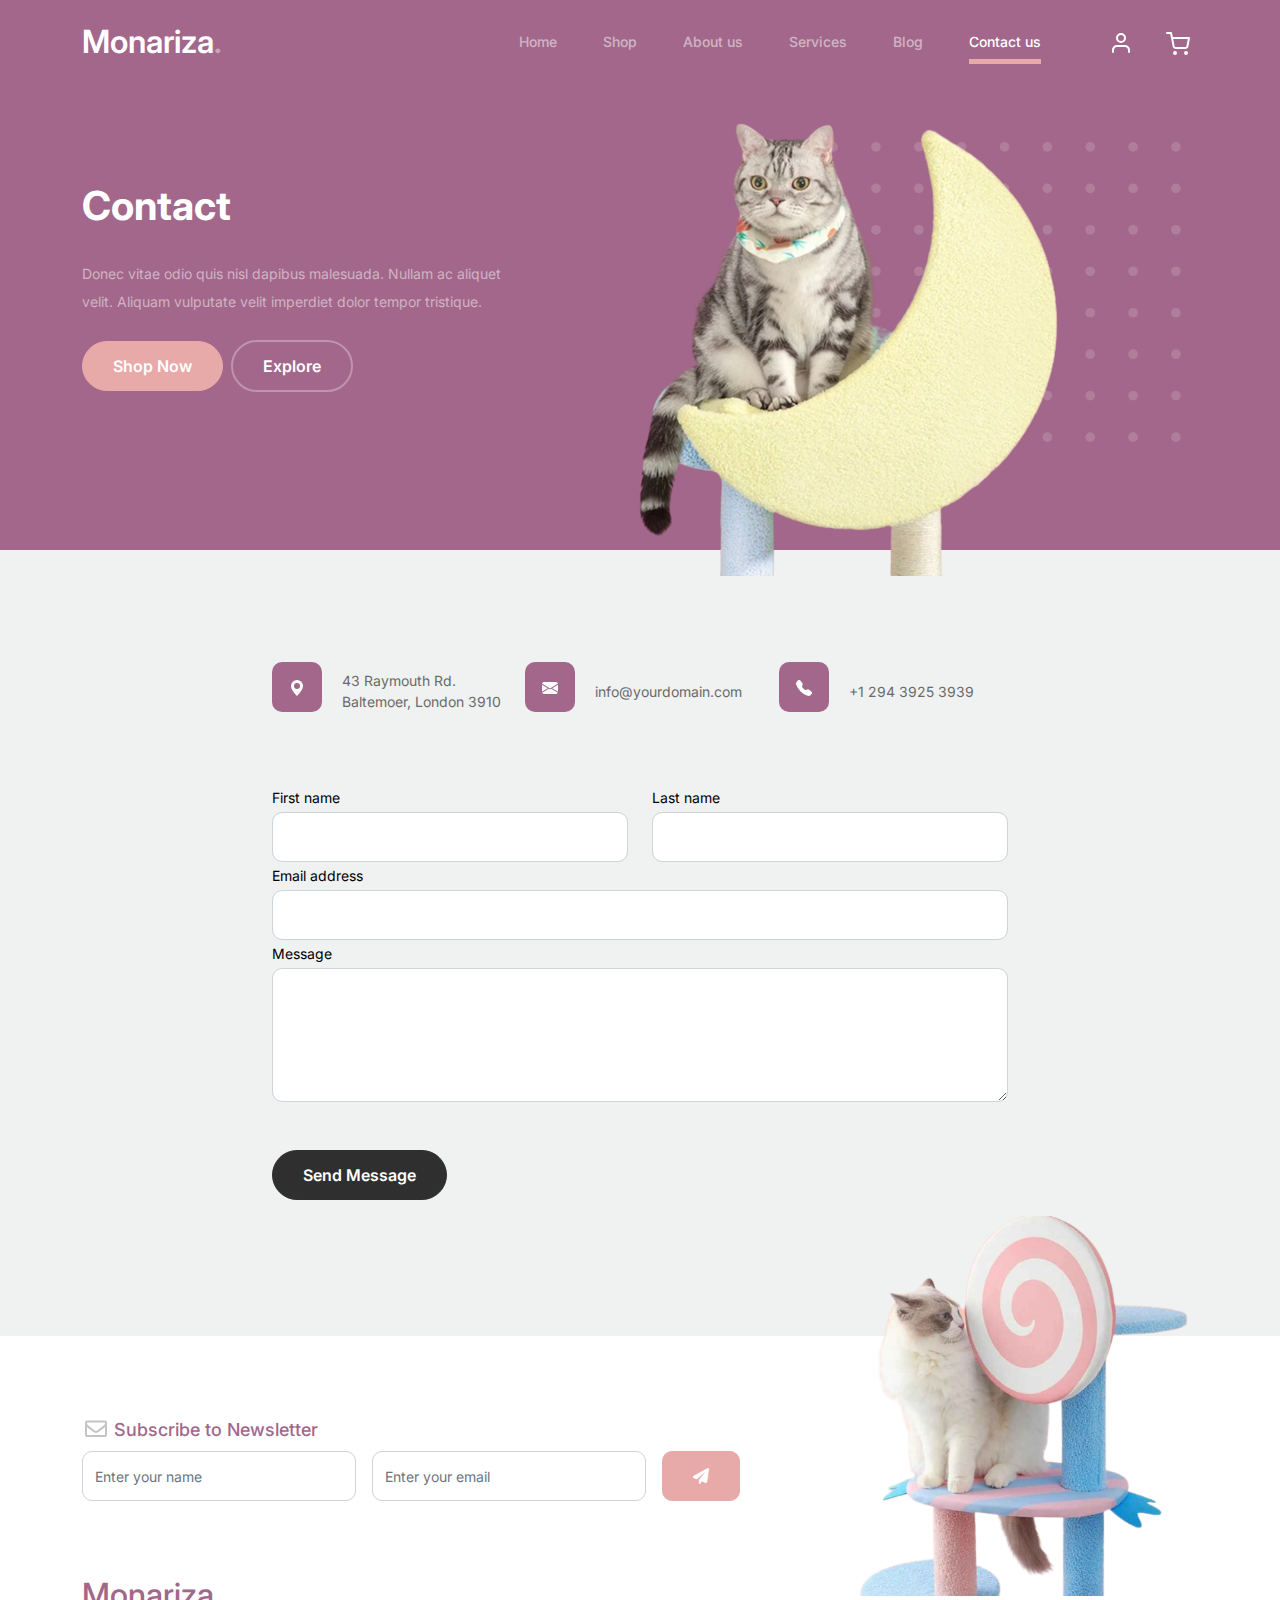
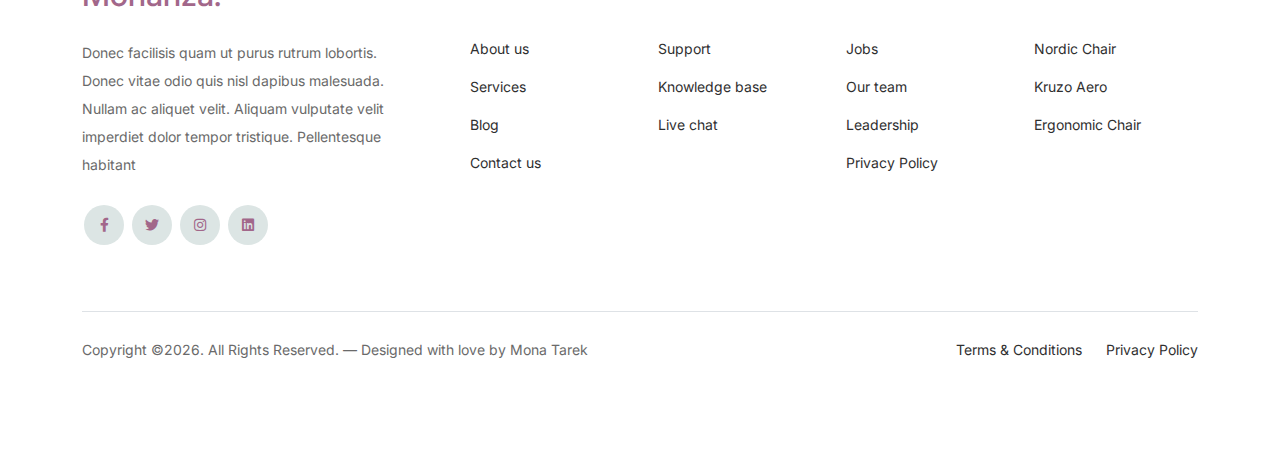
<file: contact.html>
<!-- /*
* Bootstrap 5
* Template Name: Monariza
* Template Author: Untree.co
* Template URI: https://untree.co/
* License: https://creativecommons.org/licenses/by/3.0/
*/ -->
<!doctype html>
<html lang="en">
<head>
<title>Monariza.</title>
  <meta charset="utf-8">
  <meta name="viewport" content="width=device-width, initial-scale=1, shrink-to-fit=no">
  <meta name="author" content="Untree.co">
  <link rel="shortcut icon" href="favicon.png">

  <meta name="description" content="" />
  <meta name="keywords" content="bootstrap, bootstrap4" />

		<!-- Bootstrap CSS -->
		<link href="css/bootstrap.min.css" rel="stylesheet">
		<link href="https://cdnjs.cloudflare.com/ajax/libs/font-awesome/6.0.0-beta3/css/all.min.css" rel="stylesheet">
		<link href="css/tiny-slider.css" rel="stylesheet">
		<link href="css/style.css" rel="stylesheet">
		<title>Monariza Free Bootstrap 5 Template for Monarizature and Interior Design Websites by Untree.co </title>
	</head>

	<body>

		<!-- Start Header/Navigation -->
		<nav class="custom-navbar navbar navbar navbar-expand-md navbar-dark bg-dark" arial-label="Monariza navigation bar">

			<div class="container">
				<a class="navbar-brand" href="index.html">Monariza<span>.</span></a>

				<button class="navbar-toggler" type="button" data-bs-toggle="collapse" data-bs-target="#navbarsMonariza" aria-controls="navbarsMonariza" aria-expanded="false" aria-label="Toggle navigation">
					<span class="navbar-toggler-icon"></span>
				</button>

				<div class="collapse navbar-collapse" id="navbarsMonariza">
					<ul class="custom-navbar-nav navbar-nav ms-auto mb-2 mb-md-0">
						<li class="nav-item">
							<a class="nav-link" href="index.html">Home</a>
						</li>
						<li><a class="nav-link" href="shop.html">Shop</a></li>
						<li><a class="nav-link" href="about.html">About us</a></li>
						<li><a class="nav-link" href="services.html">Services</a></li>
						<li><a class="nav-link" href="blog.html">Blog</a></li>
						<li class="active"><a class="nav-link" href="contact.html">Contact us</a></li>
					</ul>

					<ul class="custom-navbar-cta navbar-nav mb-2 mb-md-0 ms-5">
						<li><a class="nav-link" href="#"><img src="images/user.svg"></a></li>
						<li><a class="nav-link" href="cart.html"><img src="images/cart.svg"></a></li>
					</ul>
				</div>
			</div>
				
		</nav>
		<!-- End Header/Navigation -->

		<!-- Start Hero Section -->
			<div class="hero">
				<div class="container">
					<div class="row justify-content-between">
						<div class="col-lg-5">
							<div class="intro-excerpt">
								<h1>Contact</h1>
								<p class="mb-4">Donec vitae odio quis nisl dapibus malesuada. Nullam ac aliquet velit. Aliquam vulputate velit imperdiet dolor tempor tristique.</p>
								<p><a href="" class="btn btn-secondary me-2">Shop Now</a><a href="#" class="btn btn-white-outline">Explore</a></p>
							</div>
						</div>
						<div class="col-lg-7">
							<div class="hero-img-wrap">
								<img src="images/cat6-removebg-preview.png" class="img-fluid">
							</div>
						</div>
					</div>
				</div>
			</div>
		<!-- End Hero Section -->

		
		<!-- Start Contact Form -->
		<div class="untree_co-section">
      <div class="container">

        <div class="block">
          <div class="row justify-content-center">


            <div class="col-md-8 col-lg-8 pb-4">


              <div class="row mb-5">
                <div class="col-lg-4">
                  <div  class="service no-shadow align-items-center link horizontal d-flex active" data-aos="fade-left" data-aos-delay="0">
                    <div class="service-icon color-1 mb-4">
                      <svg xmlns="http://www.w3.org/2000/svg" width="16" height="16" fill="currentColor" class="bi bi-geo-alt-fill" viewBox="0 0 16 16">
                        <path d="M8 16s6-5.686 6-10A6 6 0 0 0 2 6c0 4.314 6 10 6 10zm0-7a3 3 0 1 1 0-6 3 3 0 0 1 0 6z"/>
                      </svg>
                    </div> <!-- /.icon -->
                    <div class="service-contents">
                      <p>43 Raymouth Rd. Baltemoer, London 3910</p>
                    </div> <!-- /.service-contents-->
                  </div> <!-- /.service -->
                </div>

                <div class="col-lg-4">
                  <div  class="service no-shadow align-items-center link horizontal d-flex active" data-aos="fade-left" data-aos-delay="0">
                    <div class="service-icon color-1 mb-4">
                      <svg xmlns="http://www.w3.org/2000/svg" width="16" height="16" fill="currentColor" class="bi bi-envelope-fill" viewBox="0 0 16 16">
                        <path d="M.05 3.555A2 2 0 0 1 2 2h12a2 2 0 0 1 1.95 1.555L8 8.414.05 3.555zM0 4.697v7.104l5.803-3.558L0 4.697zM6.761 8.83l-6.57 4.027A2 2 0 0 0 2 14h12a2 2 0 0 0 1.808-1.144l-6.57-4.027L8 9.586l-1.239-.757zm3.436-.586L16 11.801V4.697l-5.803 3.546z"/>
                      </svg>
                    </div> <!-- /.icon -->
                    <div class="service-contents">
                      <p>info@yourdomain.com</p>
                    </div> <!-- /.service-contents-->
                  </div> <!-- /.service -->
                </div>

                <div class="col-lg-4">
                  <div  class="service no-shadow align-items-center link horizontal d-flex active" data-aos="fade-left" data-aos-delay="0">
                    <div class="service-icon color-1 mb-4">
                      <svg xmlns="http://www.w3.org/2000/svg" width="16" height="16" fill="currentColor" class="bi bi-telephone-fill" viewBox="0 0 16 16">
                        <path fill-rule="evenodd" d="M1.885.511a1.745 1.745 0 0 1 2.61.163L6.29 2.98c.329.423.445.974.315 1.494l-.547 2.19a.678.678 0 0 0 .178.643l2.457 2.457a.678.678 0 0 0 .644.178l2.189-.547a1.745 1.745 0 0 1 1.494.315l2.306 1.794c.829.645.905 1.87.163 2.611l-1.034 1.034c-.74.74-1.846 1.065-2.877.702a18.634 18.634 0 0 1-7.01-4.42 18.634 18.634 0 0 1-4.42-7.009c-.362-1.03-.037-2.137.703-2.877L1.885.511z"/>
                      </svg>
                    </div> <!-- /.icon -->
                    <div class="service-contents">
                      <p>+1 294 3925 3939</p>
                    </div> <!-- /.service-contents-->
                  </div> <!-- /.service -->
                </div>
              </div>

              <form>
                <div class="row">
                  <div class="col-6">
                    <div class="form-group">
                      <label class="text-black" for="fname">First name</label>
                      <input type="text" class="form-control" id="fname">
                    </div>
                  </div>
                  <div class="col-6">
                    <div class="form-group">
                      <label class="text-black" for="lname">Last name</label>
                      <input type="text" class="form-control" id="lname">
                    </div>
                  </div>
                </div>
                <div class="form-group">
                  <label class="text-black" for="email">Email address</label>
                  <input type="email" class="form-control" id="email">
                </div>

                <div class="form-group mb-5">
                  <label class="text-black" for="message">Message</label>
                  <textarea name="" class="form-control" id="message" cols="30" rows="5"></textarea>
                </div>

                <button type="submit" class="btn btn-primary-hover-outline">Send Message</button>
              </form>

            </div>

          </div>

        </div>

      </div>


    </div>
 

  <!-- End Contact Form -->

		

		<!-- Start Footer Section -->
		<footer class="footer-section">
			<div class="container relative">

				<div class="sofa-img">
					<img src="images/cu__1_-removebg-preview.png" alt="Image" class="img-fluid">
				</div>

				<div class="row">
					<div class="col-lg-8">
						<div class="subscription-form">
							<h3 class="d-flex align-items-center"><span class="me-1"><img src="images/envelope-outline.svg" alt="Image" class="img-fluid"></span><span>Subscribe to Newsletter</span></h3>

							<form action="#" class="row g-3">
								<div class="col-auto">
									<input type="text" class="form-control" placeholder="Enter your name">
								</div>
								<div class="col-auto">
									<input type="email" class="form-control" placeholder="Enter your email">
								</div>
								<div class="col-auto">
									<button class="btn btn-secondary">
										<span class="fa fa-paper-plane"></span>
									</button>
								</div>
							</form>

						</div>
					</div>
				</div>

				<div class="row g-5 mb-5">
					<div class="col-lg-4">
						<div class="mb-4 footer-logo-wrap"><a href="#" class="footer-logo">Monariza<span>.</span></a></div>
						<p class="mb-4">Donec facilisis quam ut purus rutrum lobortis. Donec vitae odio quis nisl dapibus malesuada. Nullam ac aliquet velit. Aliquam vulputate velit imperdiet dolor tempor tristique. Pellentesque habitant</p>

						<ul class="list-unstyled custom-social">
							<li><a href="#"><span class="fa fa-brands fa-facebook-f"></span></a></li>
							<li><a href="#"><span class="fa fa-brands fa-twitter"></span></a></li>
							<li><a href="#"><span class="fa fa-brands fa-instagram"></span></a></li>
							<li><a href="#"><span class="fa fa-brands fa-linkedin"></span></a></li>
						</ul>
					</div>

					<div class="col-lg-8">
						<div class="row links-wrap">
							<div class="col-6 col-sm-6 col-md-3">
								<ul class="list-unstyled">
									<li><a href="#">About us</a></li>
									<li><a href="#">Services</a></li>
									<li><a href="#">Blog</a></li>
									<li><a href="#">Contact us</a></li>
								</ul>
							</div>

							<div class="col-6 col-sm-6 col-md-3">
								<ul class="list-unstyled">
									<li><a href="#">Support</a></li>
									<li><a href="#">Knowledge base</a></li>
									<li><a href="#">Live chat</a></li>
								</ul>
							</div>

							<div class="col-6 col-sm-6 col-md-3">
								<ul class="list-unstyled">
									<li><a href="#">Jobs</a></li>
									<li><a href="#">Our team</a></li>
									<li><a href="#">Leadership</a></li>
									<li><a href="#">Privacy Policy</a></li>
								</ul>
							</div>

							<div class="col-6 col-sm-6 col-md-3">
								<ul class="list-unstyled">
									<li><a href="#">Nordic Chair</a></li>
									<li><a href="#">Kruzo Aero</a></li>
									<li><a href="#">Ergonomic Chair</a></li>
								</ul>
							</div>
						</div>
					</div>

				</div>

				<div class="border-top copyright">
					<div class="row pt-4">
						<div class="col-lg-6">
							<p class="mb-2 text-center text-lg-start">Copyright &copy;<script>document.write(new Date().getFullYear());</script>. All Rights Reserved. &mdash; Designed with love by Mona Tarek   <!-- License information: https://untree.co/license/ -->
            </p>
						</div>

						<div class="col-lg-6 text-center text-lg-end">
							<ul class="list-unstyled d-inline-flex ms-auto">
								<li class="me-4"><a href="#">Terms &amp; Conditions</a></li>
								<li><a href="#">Privacy Policy</a></li>
							</ul>
						</div>

					</div>
				</div>

			</div>
		</footer>
		<!-- End Footer Section -->	


		<script src="js/bootstrap.bundle.min.js"></script>
		<script src="js/tiny-slider.js"></script>
		<script src="js/custom.js"></script>
	</body>

</html>
</file>
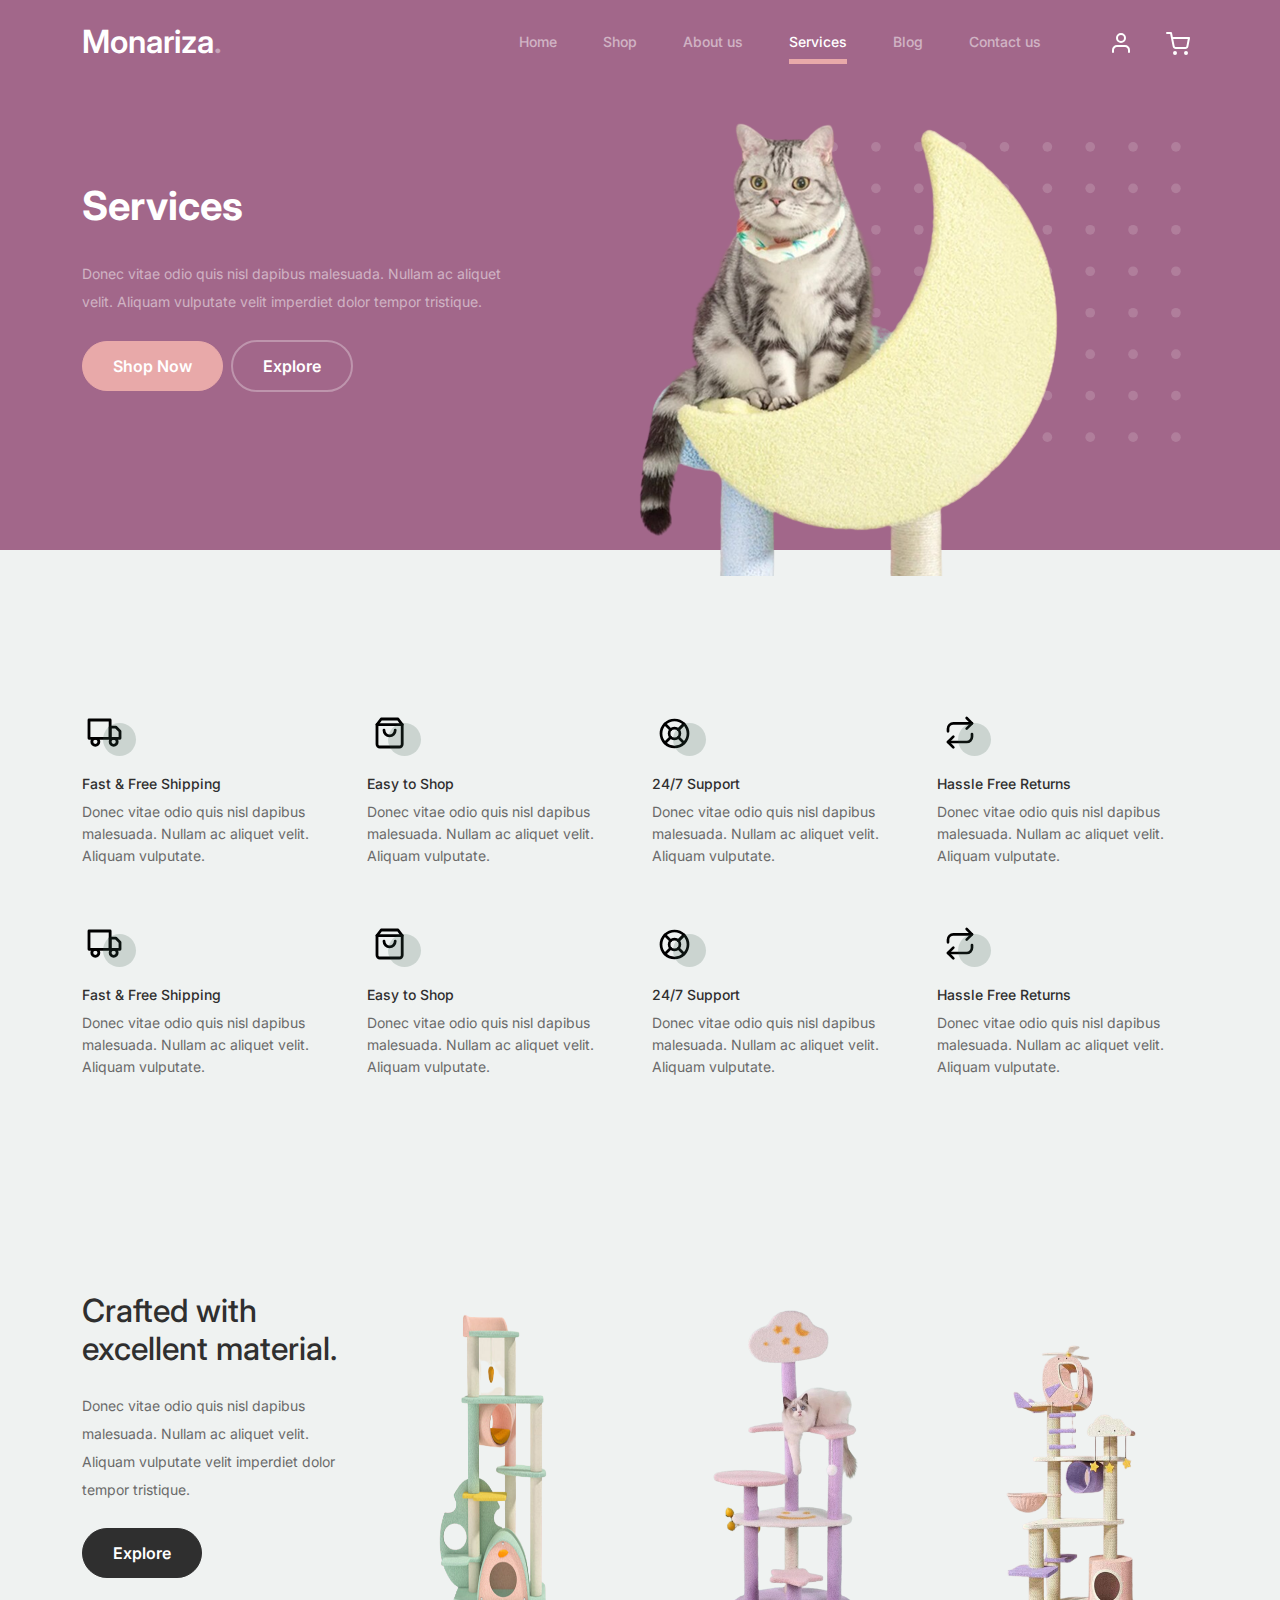
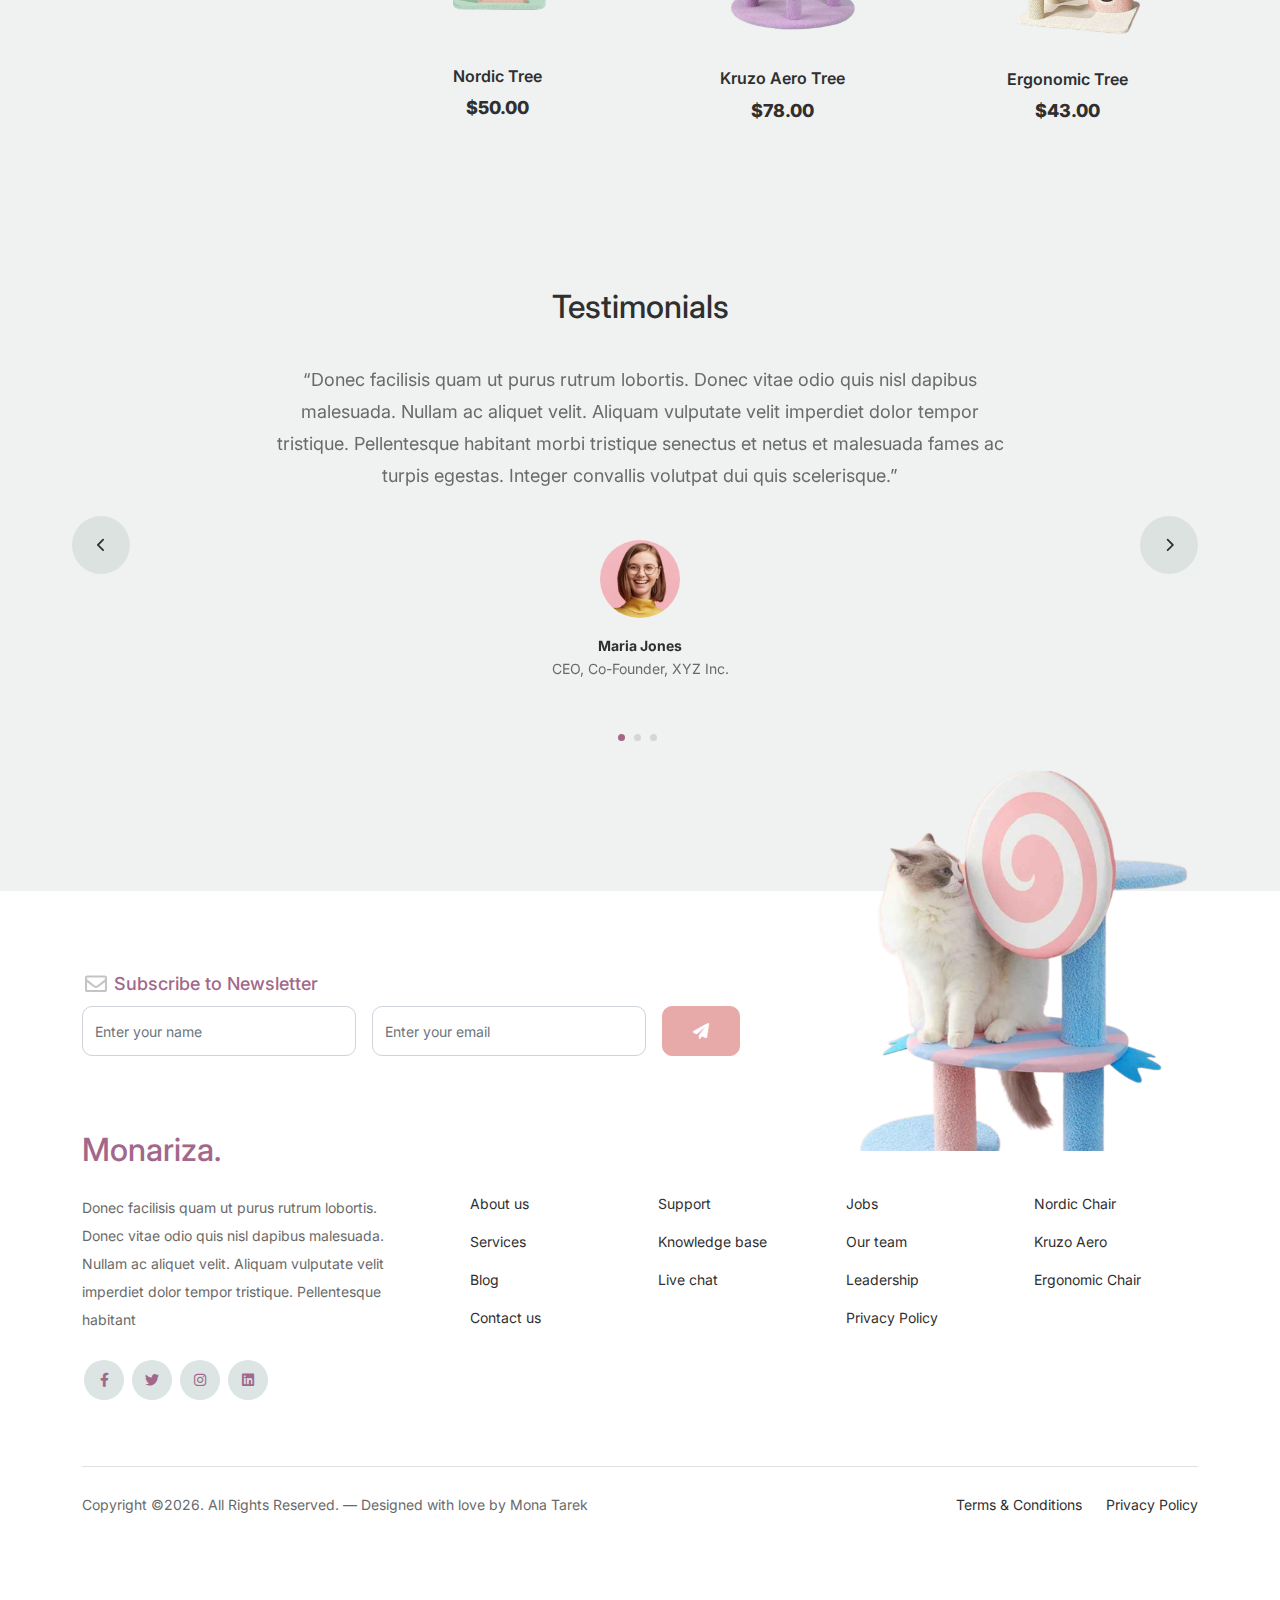
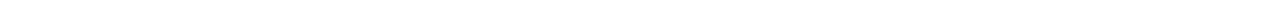
<file: services.html>
<!-- /*
* Bootstrap 5
* Template Name: Monariza
* Template Author: Untree.co
* Template URI: https://untree.co/
* License: https://creativecommons.org/licenses/by/3.0/
*/ -->
<!doctype html>
<html lang="en">
<head>
	<title>Monariza.</title>
  <meta charset="utf-8">
  <meta name="viewport" content="width=device-width, initial-scale=1, shrink-to-fit=no">
  <meta name="author" content="Untree.co">
  <link rel="shortcut icon" href="favicon.png">

  <meta name="description" content="" />
  <meta name="keywords" content="bootstrap, bootstrap4" />

		<!-- Bootstrap CSS -->
		<link href="css/bootstrap.min.css" rel="stylesheet">
		<link href="https://cdnjs.cloudflare.com/ajax/libs/font-awesome/6.0.0-beta3/css/all.min.css" rel="stylesheet">
		<link href="css/tiny-slider.css" rel="stylesheet">
		<link href="css/style.css" rel="stylesheet">
		<title>Monariza Free Bootstrap 5 Template for Monarizature and Interior Design Websites by Untree.co </title>
	</head>

	<body>

		<!-- Start Header/Navigation -->
		<nav class="custom-navbar navbar navbar navbar-expand-md navbar-dark bg-dark" arial-label="Monariza navigation bar">

			<div class="container">
				<a class="navbar-brand" href="index.html">Monariza<span>.</span></a>

				<button class="navbar-toggler" type="button" data-bs-toggle="collapse" data-bs-target="#navbarsMonariza" aria-controls="navbarsMonariza" aria-expanded="false" aria-label="Toggle navigation">
					<span class="navbar-toggler-icon"></span>
				</button>

				<div class="collapse navbar-collapse" id="navbarsMonariza">
					<ul class="custom-navbar-nav navbar-nav ms-auto mb-2 mb-md-0">
						<li class="nav-item">
							<a class="nav-link" href="index.html">Home</a>
						</li>
						<li><a class="nav-link" href="shop.html">Shop</a></li>
						<li><a class="nav-link" href="about.html">About us</a></li>
						<li class="active"><a class="nav-link" href="services.html">Services</a></li>
						<li><a class="nav-link" href="blog.html">Blog</a></li>
						<li><a class="nav-link" href="contact.html">Contact us</a></li>
					</ul>

					<ul class="custom-navbar-cta navbar-nav mb-2 mb-md-0 ms-5">
						<li><a class="nav-link" href="#"><img src="images/user.svg"></a></li>
						<li><a class="nav-link" href="cart.html"><img src="images/cart.svg"></a></li>
					</ul>
				</div>
			</div>
				
		</nav>
		<!-- End Header/Navigation -->

		<!-- Start Hero Section -->
			<div class="hero">
				<div class="container">
					<div class="row justify-content-between">
						<div class="col-lg-5">
							<div class="intro-excerpt">
								<h1>Services</h1>
								<p class="mb-4">Donec vitae odio quis nisl dapibus malesuada. Nullam ac aliquet velit. Aliquam vulputate velit imperdiet dolor tempor tristique.</p>
								<p><a href="" class="btn btn-secondary me-2">Shop Now</a><a href="#" class="btn btn-white-outline">Explore</a></p>
							</div>
						</div>
						<div class="col-lg-7">
							<div class="hero-img-wrap ">
								<img src="images/cat6-removebg-preview.png" class="img-fluid mt-0">
							</div>
						</div>
					</div>
				</div>
			</div>
		<!-- End Hero Section -->

		

		<!-- Start Why Choose Us Section -->
		<div class="why-choose-section">
			<div class="container">
				
				
				<div class="row my-5">
					<div class="col-6 col-md-6 col-lg-3 mb-4">
						<div class="feature">
							<div class="icon">
								<img src="images/truck.svg" alt="Image" class="imf-fluid">
							</div>
							<h3>Fast &amp; Free Shipping</h3>
							<p>Donec vitae odio quis nisl dapibus malesuada. Nullam ac aliquet velit. Aliquam vulputate.</p>
						</div>
					</div>

					<div class="col-6 col-md-6 col-lg-3 mb-4">
						<div class="feature">
							<div class="icon">
								<img src="images/bag.svg" alt="Image" class="imf-fluid">
							</div>
							<h3>Easy to Shop</h3>
							<p>Donec vitae odio quis nisl dapibus malesuada. Nullam ac aliquet velit. Aliquam vulputate.</p>
						</div>
					</div>

					<div class="col-6 col-md-6 col-lg-3 mb-4">
						<div class="feature">
							<div class="icon">
								<img src="images/support.svg" alt="Image" class="imf-fluid">
							</div>
							<h3>24/7 Support</h3>
							<p>Donec vitae odio quis nisl dapibus malesuada. Nullam ac aliquet velit. Aliquam vulputate.</p>
						</div>
					</div>

					<div class="col-6 col-md-6 col-lg-3 mb-4">
						<div class="feature">
							<div class="icon">
								<img src="images/return.svg" alt="Image" class="imf-fluid">
							</div>
							<h3>Hassle Free Returns</h3>
							<p>Donec vitae odio quis nisl dapibus malesuada. Nullam ac aliquet velit. Aliquam vulputate.</p>
						</div>
					</div>

					<div class="col-6 col-md-6 col-lg-3 mb-4">
						<div class="feature">
							<div class="icon">
								<img src="images/truck.svg" alt="Image" class="imf-fluid">
							</div>
							<h3>Fast &amp; Free Shipping</h3>
							<p>Donec vitae odio quis nisl dapibus malesuada. Nullam ac aliquet velit. Aliquam vulputate.</p>
						</div>
					</div>

					<div class="col-6 col-md-6 col-lg-3 mb-4">
						<div class="feature">
							<div class="icon">
								<img src="images/bag.svg" alt="Image" class="imf-fluid">
							</div>
							<h3>Easy to Shop</h3>
							<p>Donec vitae odio quis nisl dapibus malesuada. Nullam ac aliquet velit. Aliquam vulputate.</p>
						</div>
					</div>

					<div class="col-6 col-md-6 col-lg-3 mb-4">
						<div class="feature">
							<div class="icon">
								<img src="images/support.svg" alt="Image" class="imf-fluid">
							</div>
							<h3>24/7 Support</h3>
							<p>Donec vitae odio quis nisl dapibus malesuada. Nullam ac aliquet velit. Aliquam vulputate.</p>
						</div>
					</div>

					<div class="col-6 col-md-6 col-lg-3 mb-4">
						<div class="feature">
							<div class="icon">
								<img src="images/return.svg" alt="Image" class="imf-fluid">
							</div>
							<h3>Hassle Free Returns</h3>
							<p>Donec vitae odio quis nisl dapibus malesuada. Nullam ac aliquet velit. Aliquam vulputate.</p>
						</div>
					</div>

				</div>
			
			</div>
		</div>
		<!-- End Why Choose Us Section -->

		<!-- Start Product Section -->
		<div class="product-section  py-0 mt-0">
			<div class="container">
				<div class="row">

					<!-- Start Column 1 -->
					<div class="col-md-12 col-lg-3 mb-5 mb-lg-0">
						<h2 class="mb-4 section-title">Crafted with excellent material.</h2>
						<p class="mb-4">Donec vitae odio quis nisl dapibus malesuada. Nullam ac aliquet velit. Aliquam vulputate velit imperdiet dolor tempor tristique. </p>
						<p><a href="shop.html" class="btn">Explore</a></p>
					</div> 
					<!-- End Column 1 -->

					<!-- Start Column 2 -->
					<div class="col-12 col-md-4 col-lg-3 mb-5 mb-md-0">
						<a class="product-item" href="cart.html">
							<img src="images/cc.png" class="cc img-fluid product-thumbnail">
							<h3 class="product-title">Nordic Tree</h3>
							<strong class="product-price">$50.00</strong>

							<span class="icon-cross">
								<img src="images/cross.svg" class="img-fluid">
							</span>
						</a>
					</div> 
					<!-- End Column 2 -->

					<!-- Start Column 3 -->
					<div class="col-12 col-md-4 col-lg-3 mb-5 mb-md-0">
						<a class="product-item" href="cart.html">
							<img src="images/col2.png" class="img-fluid product-thumbnail">
							<h3 class="product-title">Kruzo Aero Tree</h3>
							<strong class="product-price">$78.00</strong>

							<span class="icon-cross">
								<img src="images/cross.svg" class="img-fluid">
							</span>
						</a>
					</div>
					<!-- End Column 3 -->

					<!-- Start Column 4 -->
					<div class="col-12 col-md-4 col-lg-3 mb-5 mt-5 mb-md-0">
						<a class="product-item" href="cart.html">
							<img src="images/ff-removebg-preview%20(1).png" class="col img-fluid product-thumbnail" >
							<h3 class="product-title ">Ergonomic Tree</h3>
							<strong class="product-price">$43.00</strong>

							<span class="icon-cross">
								<img src="images/cross.svg" class="img-fluid">
							</span>
						</a>
					</div>
					<!-- End Column 4 -->

				</div>
			</div>
		</div>
		<!-- End Product Section -->

		

		<!-- Start Testimonial Slider -->
		<div class="testimonial-section before-footer-section mt-0 pt-0">
			<div class="container">
				<div class="row">
					<div class="col-lg-7 mx-auto text-center">
						<h2 class="section-title">Testimonials</h2>
					</div>
				</div>

				<div class="row justify-content-center">
					<div class="col-lg-12">
						<div class="testimonial-slider-wrap text-center">

							<div id="testimonial-nav">
								<span class="prev" data-controls="prev"><span class="fa fa-chevron-left"></span></span>
								<span class="next" data-controls="next"><span class="fa fa-chevron-right"></span></span>
							</div>

							<div class="testimonial-slider">
								
								<div class="item">
									<div class="row justify-content-center">
										<div class="col-lg-8 mx-auto">

											<div class="testimonial-block text-center">
												<blockquote class="mb-5">
													<p>&ldquo;Donec facilisis quam ut purus rutrum lobortis. Donec vitae odio quis nisl dapibus malesuada. Nullam ac aliquet velit. Aliquam vulputate velit imperdiet dolor tempor tristique. Pellentesque habitant morbi tristique senectus et netus et malesuada fames ac turpis egestas. Integer convallis volutpat dui quis scelerisque.&rdquo;</p>
												</blockquote>

												<div class="author-info">
													<div class="author-pic">
														<img src="images/person-1.png" alt="Maria Jones" class="img-fluid">
													</div>
													<h3 class="font-weight-bold">Maria Jones</h3>
													<span class="position d-block mb-3">CEO, Co-Founder, XYZ Inc.</span>
												</div>
											</div>

										</div>
									</div>
								</div> 
								<!-- END item -->

								<div class="item">
									<div class="row justify-content-center">
										<div class="col-lg-8 mx-auto">

											<div class="testimonial-block text-center">
												<blockquote class="mb-5">
													<p>&ldquo;Donec facilisis quam ut purus rutrum lobortis. Donec vitae odio quis nisl dapibus malesuada. Nullam ac aliquet velit. Aliquam vulputate velit imperdiet dolor tempor tristique. Pellentesque habitant morbi tristique senectus et netus et malesuada fames ac turpis egestas. Integer convallis volutpat dui quis scelerisque.&rdquo;</p>
												</blockquote>

												<div class="author-info">
													<div class="author-pic">
														<img src="images/person-1.png" alt="Maria Jones" class="img-fluid">
													</div>
													<h3 class="font-weight-bold">Maria Jones</h3>
													<span class="position d-block mb-3">CEO, Co-Founder, XYZ Inc.</span>
												</div>
											</div>

										</div>
									</div>
								</div> 
								<!-- END item -->

								<div class="item">
									<div class="row justify-content-center">
										<div class="col-lg-8 mx-auto">

											<div class="testimonial-block text-center">
												<blockquote class="mb-5">
													<p>&ldquo;Donec facilisis quam ut purus rutrum lobortis. Donec vitae odio quis nisl dapibus malesuada. Nullam ac aliquet velit. Aliquam vulputate velit imperdiet dolor tempor tristique. Pellentesque habitant morbi tristique senectus et netus et malesuada fames ac turpis egestas. Integer convallis volutpat dui quis scelerisque.&rdquo;</p>
												</blockquote>

												<div class="author-info">
													<div class="author-pic">
														<img src="images/person-1.png" alt="Maria Jones" class="img-fluid">
													</div>
													<h3 class="font-weight-bold">Maria Jones</h3>
													<span class="position d-block mb-3">CEO, Co-Founder, XYZ Inc.</span>
												</div>
											</div>

										</div>
									</div>
								</div> 
								<!-- END item -->

							</div>

						</div>
					</div>
				</div>
			</div>
		</div>
		<!-- End Testimonial Slider -->

		

		<!-- Start Footer Section -->
		<footer class="footer-section">
			<div class="container relative">

				<div class="sofa-img">
					<img src="images/cu__1_-removebg-preview.png" alt="Image" class="img-fluid">
				</div>

				<div class="row">
					<div class="col-lg-8">
						<div class="subscription-form">
							<h3 class="d-flex align-items-center"><span class="me-1"><img src="images/envelope-outline.svg" alt="Image" class="img-fluid"></span><span>Subscribe to Newsletter</span></h3>

							<form action="#" class="row g-3">
								<div class="col-auto">
									<input type="text" class="form-control" placeholder="Enter your name">
								</div>
								<div class="col-auto">
									<input type="email" class="form-control" placeholder="Enter your email">
								</div>
								<div class="col-auto">
									<button class="btn btn-secondary">
										<span class="fa fa-paper-plane"></span>
									</button>
								</div>
							</form>

						</div>
					</div>
				</div>

				<div class="row g-5 mb-5">
					<div class="col-lg-4">
						<div class="mb-4 footer-logo-wrap"><a href="#" class="footer-logo">Monariza<span>.</span></a></div>
						<p class="mb-4">Donec facilisis quam ut purus rutrum lobortis. Donec vitae odio quis nisl dapibus malesuada. Nullam ac aliquet velit. Aliquam vulputate velit imperdiet dolor tempor tristique. Pellentesque habitant</p>

						<ul class="list-unstyled custom-social">
							<li><a href="#"><span class="fa fa-brands fa-facebook-f"></span></a></li>
							<li><a href="#"><span class="fa fa-brands fa-twitter"></span></a></li>
							<li><a href="#"><span class="fa fa-brands fa-instagram"></span></a></li>
							<li><a href="#"><span class="fa fa-brands fa-linkedin"></span></a></li>
						</ul>
					</div>

					<div class="col-lg-8">
						<div class="row links-wrap">
							<div class="col-6 col-sm-6 col-md-3">
								<ul class="list-unstyled">
									<li><a href="#">About us</a></li>
									<li><a href="#">Services</a></li>
									<li><a href="#">Blog</a></li>
									<li><a href="#">Contact us</a></li>
								</ul>
							</div>

							<div class="col-6 col-sm-6 col-md-3">
								<ul class="list-unstyled">
									<li><a href="#">Support</a></li>
									<li><a href="#">Knowledge base</a></li>
									<li><a href="#">Live chat</a></li>
								</ul>
							</div>

							<div class="col-6 col-sm-6 col-md-3">
								<ul class="list-unstyled">
									<li><a href="#">Jobs</a></li>
									<li><a href="#">Our team</a></li>
									<li><a href="#">Leadership</a></li>
									<li><a href="#">Privacy Policy</a></li>
								</ul>
							</div>

							<div class="col-6 col-sm-6 col-md-3">
								<ul class="list-unstyled">
									<li><a href="#">Nordic Chair</a></li>
									<li><a href="#">Kruzo Aero</a></li>
									<li><a href="#">Ergonomic Chair</a></li>
								</ul>
							</div>
						</div>
					</div>

				</div>

				<div class="border-top copyright">
					<div class="row pt-4">
						<div class="col-lg-6">
							<p class="mb-2 text-center text-lg-start">Copyright &copy;<script>document.write(new Date().getFullYear());</script>. All Rights Reserved. &mdash; Designed with love by Mona Tarek   <!-- License information: https://untree.co/license/ -->
            </p>
						</div>

						<div class="col-lg-6 text-center text-lg-end">
							<ul class="list-unstyled d-inline-flex ms-auto">
								<li class="me-4"><a href="#">Terms &amp; Conditions</a></li>
								<li><a href="#">Privacy Policy</a></li>
							</ul>
						</div>

					</div>
				</div>

			</div>
		</footer>
		<!-- End Footer Section -->	


		<script src="js/bootstrap.bundle.min.js"></script>
		<script src="js/tiny-slider.js"></script>
		<script src="js/custom.js"></script>
	</body>

</html>
</file>
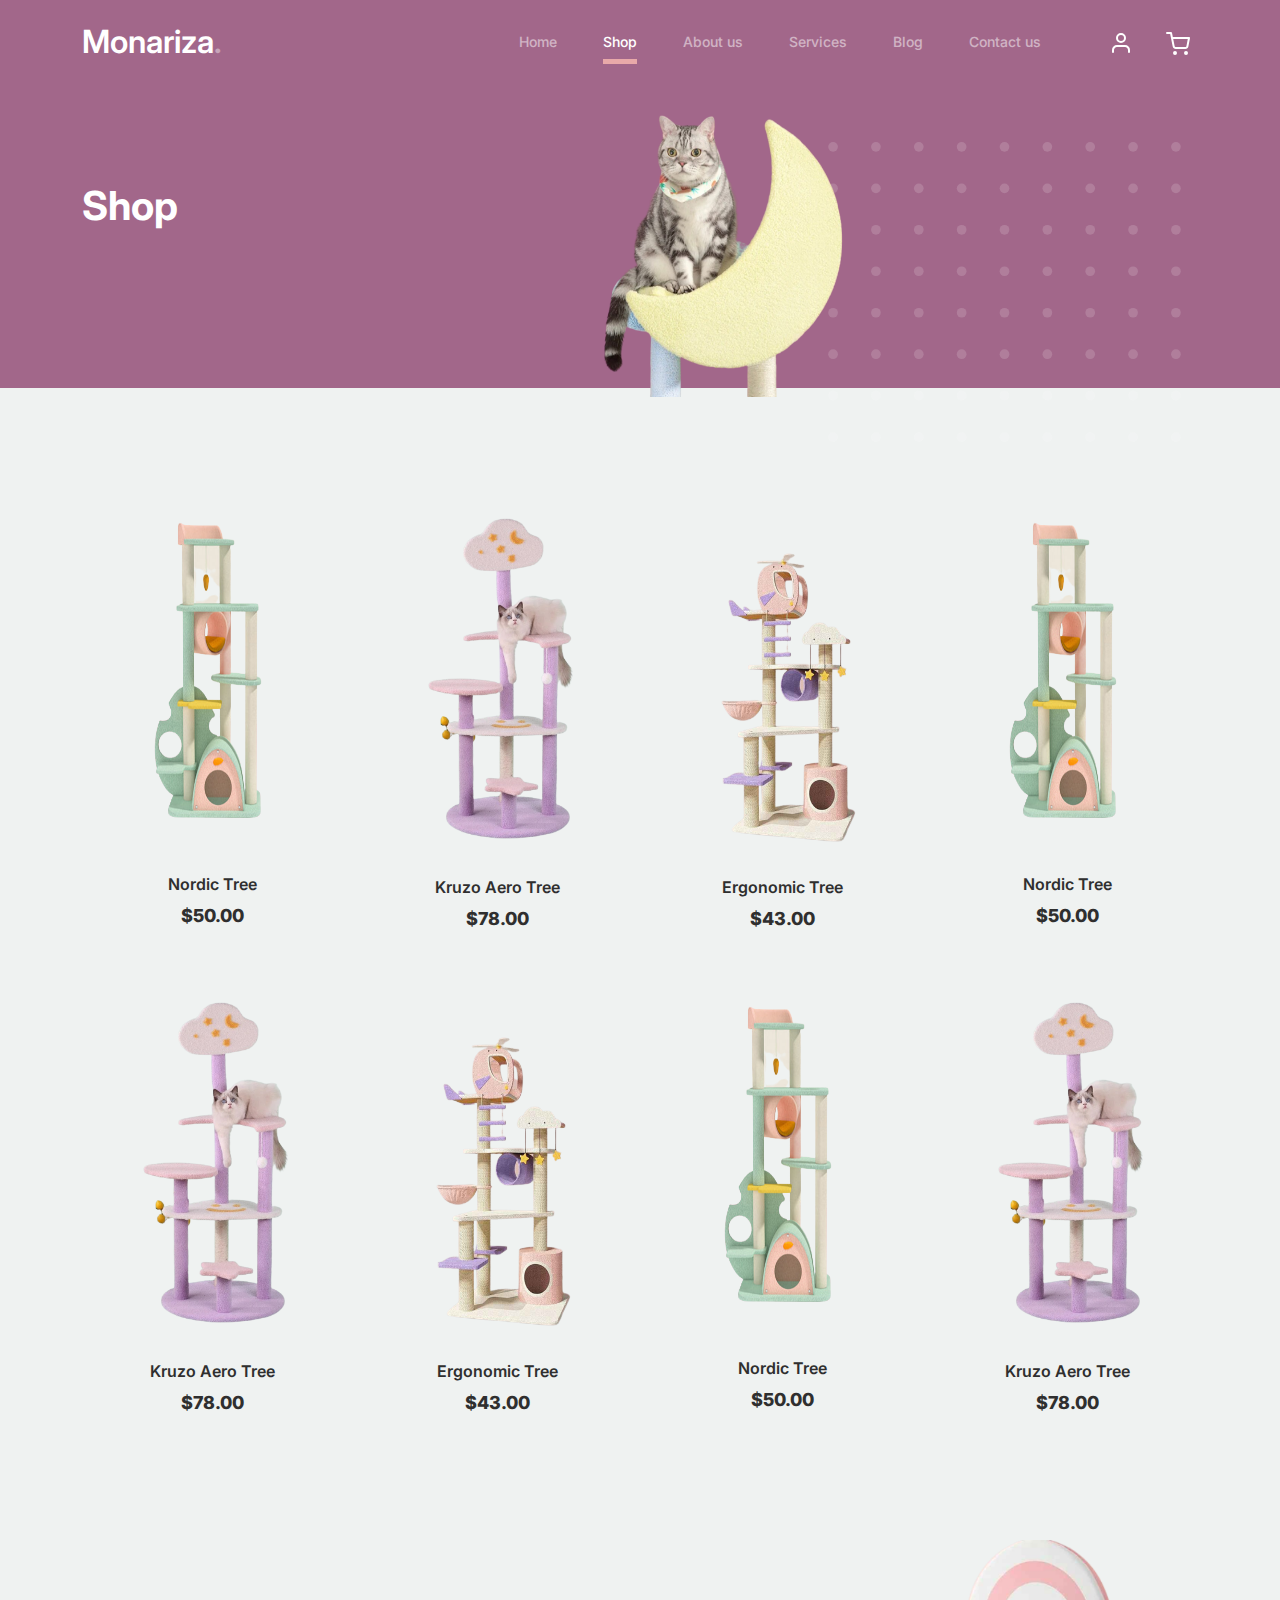
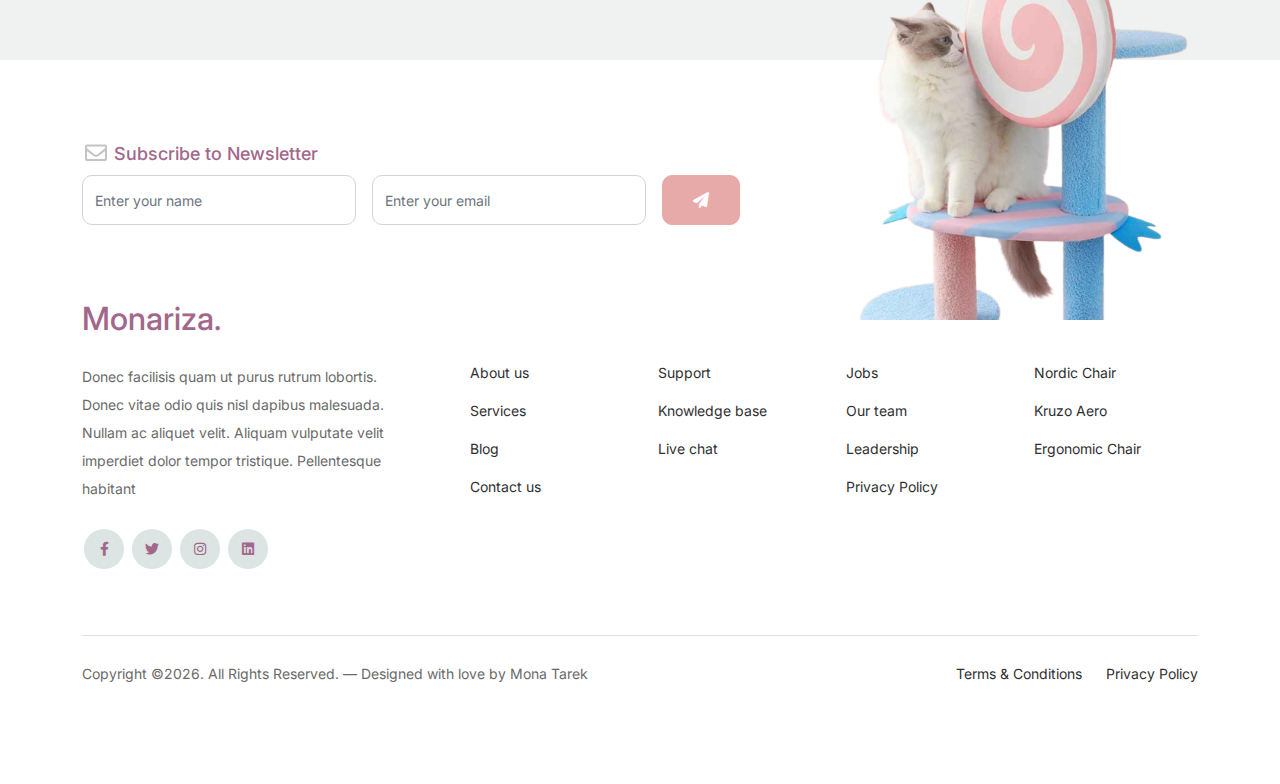
<file: shop.html>
<!-- /*
* Bootstrap 5
* Template Name: Monariza
* Template Author: Untree.co
* Template URI: https://untree.co/
* License: https://creativecommons.org/licenses/by/3.0/
*/ -->
<!doctype html>
<html lang="en">
<head>   
 <title>Monariza.</title>
  <meta charset="utf-8">
  <meta name="viewport" content="width=device-width, initial-scale=1, shrink-to-fit=no">
  <meta name="author" content="Untree.co">
  <link rel="shortcut icon" href="favicon.png">

  <meta name="description" content="" />
  <meta name="keywords" content="bootstrap, bootstrap4" />

		<!-- Bootstrap CSS -->
		<link href="css/bootstrap.min.css" rel="stylesheet">
		<link href="https://cdnjs.cloudflare.com/ajax/libs/font-awesome/6.0.0-beta3/css/all.min.css" rel="stylesheet">
		<link href="css/tiny-slider.css" rel="stylesheet">
		<link href="css/style.css" rel="stylesheet">
		<title>Monariza Free Bootstrap 5 Template for Monarizature and Interior Design Websites by Untree.co </title>
	</head>

	<body>

		<!-- Start Header/Navigation -->
		<nav class="custom-navbar navbar navbar navbar-expand-md navbar-dark bg-dark" arial-label="Monariza navigation bar">

			<div class="container">
				<a class="navbar-brand" href="index.html">Monariza<span>.</span></a>

				<button class="navbar-toggler" type="button" data-bs-toggle="collapse" data-bs-target="#navbarsMonariza" aria-controls="navbarsMonariza" aria-expanded="false" aria-label="Toggle navigation">
					<span class="navbar-toggler-icon"></span>
				</button>

				<div class="collapse navbar-collapse" id="navbarsMonariza">
					<ul class="custom-navbar-nav navbar-nav ms-auto mb-2 mb-md-0">
						<li class="nav-item ">
							<a class="nav-link" href="index.html">Home</a>
						</li>
						<li class="active"><a class="nav-link" href="shop.html">Shop</a></li>
						<li><a class="nav-link" href="about.html">About us</a></li>
						<li><a class="nav-link" href="services.html">Services</a></li>
						<li><a class="nav-link" href="blog.html">Blog</a></li>
						<li><a class="nav-link" href="contact.html">Contact us</a></li>
					</ul>

					<ul class="custom-navbar-cta navbar-nav mb-2 mb-md-0 ms-5">
						<li><a class="nav-link" href="#"><img src="images/user.svg"></a></li>
						<li><a class="nav-link" href="cart.html"><img src="images/cart.svg"></a></li>
					</ul>
				</div>
			</div>
				
		</nav>
		<!-- End Header/Navigation -->

		<!-- Start Hero Section -->
			<div class="hero">
				<div class="container">
					<div class="row justify-content-between">
						<div class="col-lg-5">
							<div class="intro-excerpt">
								<h1>Shop</h1>
							</div>
						</div>
						<div class="col-lg-7">
							<div class="hero-img-wrap">
								<img src="images/cat6-removebg-preview.png" class="mb-5" width="300px" height="295px">
							</div>
						</div>
					</div>
				</div>
			</div>
		<!-- End Hero Section -->

		

		<div class="untree_co-section product-section before-footer-section">
		    <div class="container">
		      	<div class="row">

		      				<!-- Start Column 2 -->
					<div class="col-12 col-md-4 col-lg-3 mb-5 mb-md-0">
						<a class="product-item" href="cart.html">
							<img src="images/cc.png" class="cc img-fluid product-thumbnail">
							<h3 class="product-title">Nordic Tree</h3>
							<strong class="product-price">$50.00</strong>

							<span class="icon-cross">
								<img src="images/cross.svg" class="img-fluid">
							</span>
						</a>
					</div> 
					<!-- End Column 2 -->

					<!-- Start Column 3 -->
					<div class="col-12 col-md-4 col-lg-3 mb-5 mb-md-0">
						<a class="product-item" href="cart.html">
							<img src="images/col2.png" class="img-fluid product-thumbnail">
							<h3 class="product-title">Kruzo Aero Tree</h3>
							<strong class="product-price">$78.00</strong>

							<span class="icon-cross">
								<img src="images/cross.svg" class="img-fluid">
							</span>
						</a>
					</div>
					<!-- End Column 3 -->

					<!-- Start Column 4 -->
					<div class="col-12 col-md-4 col-lg-3 mb-5 mt-5 mb-md-0">
						<a class="product-item" href="cart.html">
							<img src="images/ff-removebg-preview%20(1).png" class="col img-fluid product-thumbnail" >
							<h3 class="product-title ">Ergonomic Tree</h3>
							<strong class="product-price">$43.00</strong>

							<span class="icon-cross">
								<img src="images/cross.svg" class="img-fluid">
							</span>
						</a>
					</div>
					<!-- End Column 4 -->

							<!-- Start Column 2 -->
					<div class="col-12 col-md-4 col-lg-3 mb-5 mb-md-0">
						<a class="product-item" href="cart.html">
							<img src="images/cc.png" class="cc img-fluid product-thumbnail">
							<h3 class="product-title">Nordic Tree</h3>
							<strong class="product-price">$50.00</strong>

							<span class="icon-cross">
								<img src="images/cross.svg" class="img-fluid">
							</span>
						</a>
					</div> 
					<!-- End Column 2 -->

					<!-- Start Column 3 -->
					<div class="col-12 col-md-4 col-lg-3 mb-5 mb-md-0">
						<a class="product-item" href="cart.html">
							<img src="images/col2.png" class="img-fluid product-thumbnail">
							<h3 class="product-title">Kruzo Aero Tree</h3>
							<strong class="product-price">$78.00</strong>

							<span class="icon-cross">
								<img src="images/cross.svg" class="img-fluid">
							</span>
						</a>
					</div>
					<!-- End Column 3 -->

					<!-- Start Column 4 -->
					<div class="col-12 col-md-4 col-lg-3 mb-5 mt-5 mb-md-0">
						<a class="product-item" href="cart.html">
							<img src="images/ff-removebg-preview%20(1).png" class="col img-fluid product-thumbnail" >
							<h3 class="product-title ">Ergonomic Tree</h3>
							<strong class="product-price">$43.00</strong>

							<span class="icon-cross">
								<img src="images/cross.svg" class="img-fluid">
							</span>
						</a>
					</div>
					<!-- End Column 4 -->
							<!-- Start Column 2 -->
					<div class="col-12 col-md-4 col-lg-3 mb-5 mb-md-0">
						<a class="product-item" href="cart.html">
							<img src="images/cc.png" class="cc img-fluid product-thumbnail">
							<h3 class="product-title">Nordic Tree</h3>
							<strong class="product-price">$50.00</strong>

							<span class="icon-cross">
								<img src="images/cross.svg" class="img-fluid">
							</span>
						</a>
					</div> 
					<!-- End Column 2 -->

					<!-- Start Column 3 -->
					<div class="col-12 col-md-4 col-lg-3 mb-5 mb-md-0">
						<a class="product-item" href="cart.html">
							<img src="images/col2.png" class="img-fluid product-thumbnail">
							<h3 class="product-title">Kruzo Aero Tree</h3>
							<strong class="product-price">$78.00</strong>

							<span class="icon-cross">
								<img src="images/cross.svg" class="img-fluid">
							</span>
						</a>
					</div>
					<!-- End Column 3 -->


		      	</div>
		    </div>
		</div>


			<!-- Start Footer Section -->
		<footer class="footer-section">
			<div class="container relative">

				<div class="sofa-img">
					<img src="images/cu__1_-removebg-preview.png" alt="Image" class="img-fluid">
				</div>

				<div class="row">
					<div class="col-lg-8">
						<div class="subscription-form">
							<h3 class="d-flex align-items-center"><span class="me-1"><img src="images/envelope-outline.svg" alt="Image" class="img-fluid"></span><span>Subscribe to Newsletter</span></h3>

							<form action="#" class="row g-3">
								<div class="col-auto">
									<input type="text" class="form-control" placeholder="Enter your name">
								</div>
								<div class="col-auto">
									<input type="email" class="form-control" placeholder="Enter your email">
								</div>
								<div class="col-auto">
									<button class="btn btn-secondary">
										<span class="fa fa-paper-plane"></span>
									</button>
								</div>
							</form>

						</div>
					</div>
				</div>

				<div class="row g-5 mb-5">
					<div class="col-lg-4">
						<div class="mb-4 footer-logo-wrap"><a href="#" class="footer-logo">Monariza<span>.</span></a></div>
						<p class="mb-4">Donec facilisis quam ut purus rutrum lobortis. Donec vitae odio quis nisl dapibus malesuada. Nullam ac aliquet velit. Aliquam vulputate velit imperdiet dolor tempor tristique. Pellentesque habitant</p>

						<ul class="list-unstyled custom-social">
							<li><a href="#"><span class="fa fa-brands fa-facebook-f"></span></a></li>
							<li><a href="#"><span class="fa fa-brands fa-twitter"></span></a></li>
							<li><a href="#"><span class="fa fa-brands fa-instagram"></span></a></li>
							<li><a href="#"><span class="fa fa-brands fa-linkedin"></span></a></li>
						</ul>
					</div>

					<div class="col-lg-8">
						<div class="row links-wrap">
							<div class="col-6 col-sm-6 col-md-3">
								<ul class="list-unstyled">
									<li><a href="#">About us</a></li>
									<li><a href="#">Services</a></li>
									<li><a href="#">Blog</a></li>
									<li><a href="#">Contact us</a></li>
								</ul>
							</div>

							<div class="col-6 col-sm-6 col-md-3">
								<ul class="list-unstyled">
									<li><a href="#">Support</a></li>
									<li><a href="#">Knowledge base</a></li>
									<li><a href="#">Live chat</a></li>
								</ul>
							</div>

							<div class="col-6 col-sm-6 col-md-3">
								<ul class="list-unstyled">
									<li><a href="#">Jobs</a></li>
									<li><a href="#">Our team</a></li>
									<li><a href="#">Leadership</a></li>
									<li><a href="#">Privacy Policy</a></li>
								</ul>
							</div>

							<div class="col-6 col-sm-6 col-md-3">
								<ul class="list-unstyled">
									<li><a href="#">Nordic Chair</a></li>
									<li><a href="#">Kruzo Aero</a></li>
									<li><a href="#">Ergonomic Chair</a></li>
								</ul>
							</div>
						</div>
					</div>

				</div>

				<div class="border-top copyright">
					<div class="row pt-4">
						<div class="col-lg-6">
							<p class="mb-2 text-center text-lg-start">Copyright &copy;<script>document.write(new Date().getFullYear());</script>. All Rights Reserved. &mdash; Designed with love by Mona Tarek   <!-- License information: https://untree.co/license/ -->
            </p>
						</div>

						<div class="col-lg-6 text-center text-lg-end">
							<ul class="list-unstyled d-inline-flex ms-auto">
								<li class="me-4"><a href="#">Terms &amp; Conditions</a></li>
								<li><a href="#">Privacy Policy</a></li>
							</ul>
						</div>

					</div>
				</div>

			</div>
		</footer>
		<!-- End Footer Section -->	


		<script src="js/bootstrap.bundle.min.js"></script>
		<script src="js/tiny-slider.js"></script>
		<script src="js/custom.js"></script>
	</body>

</html>
</file>
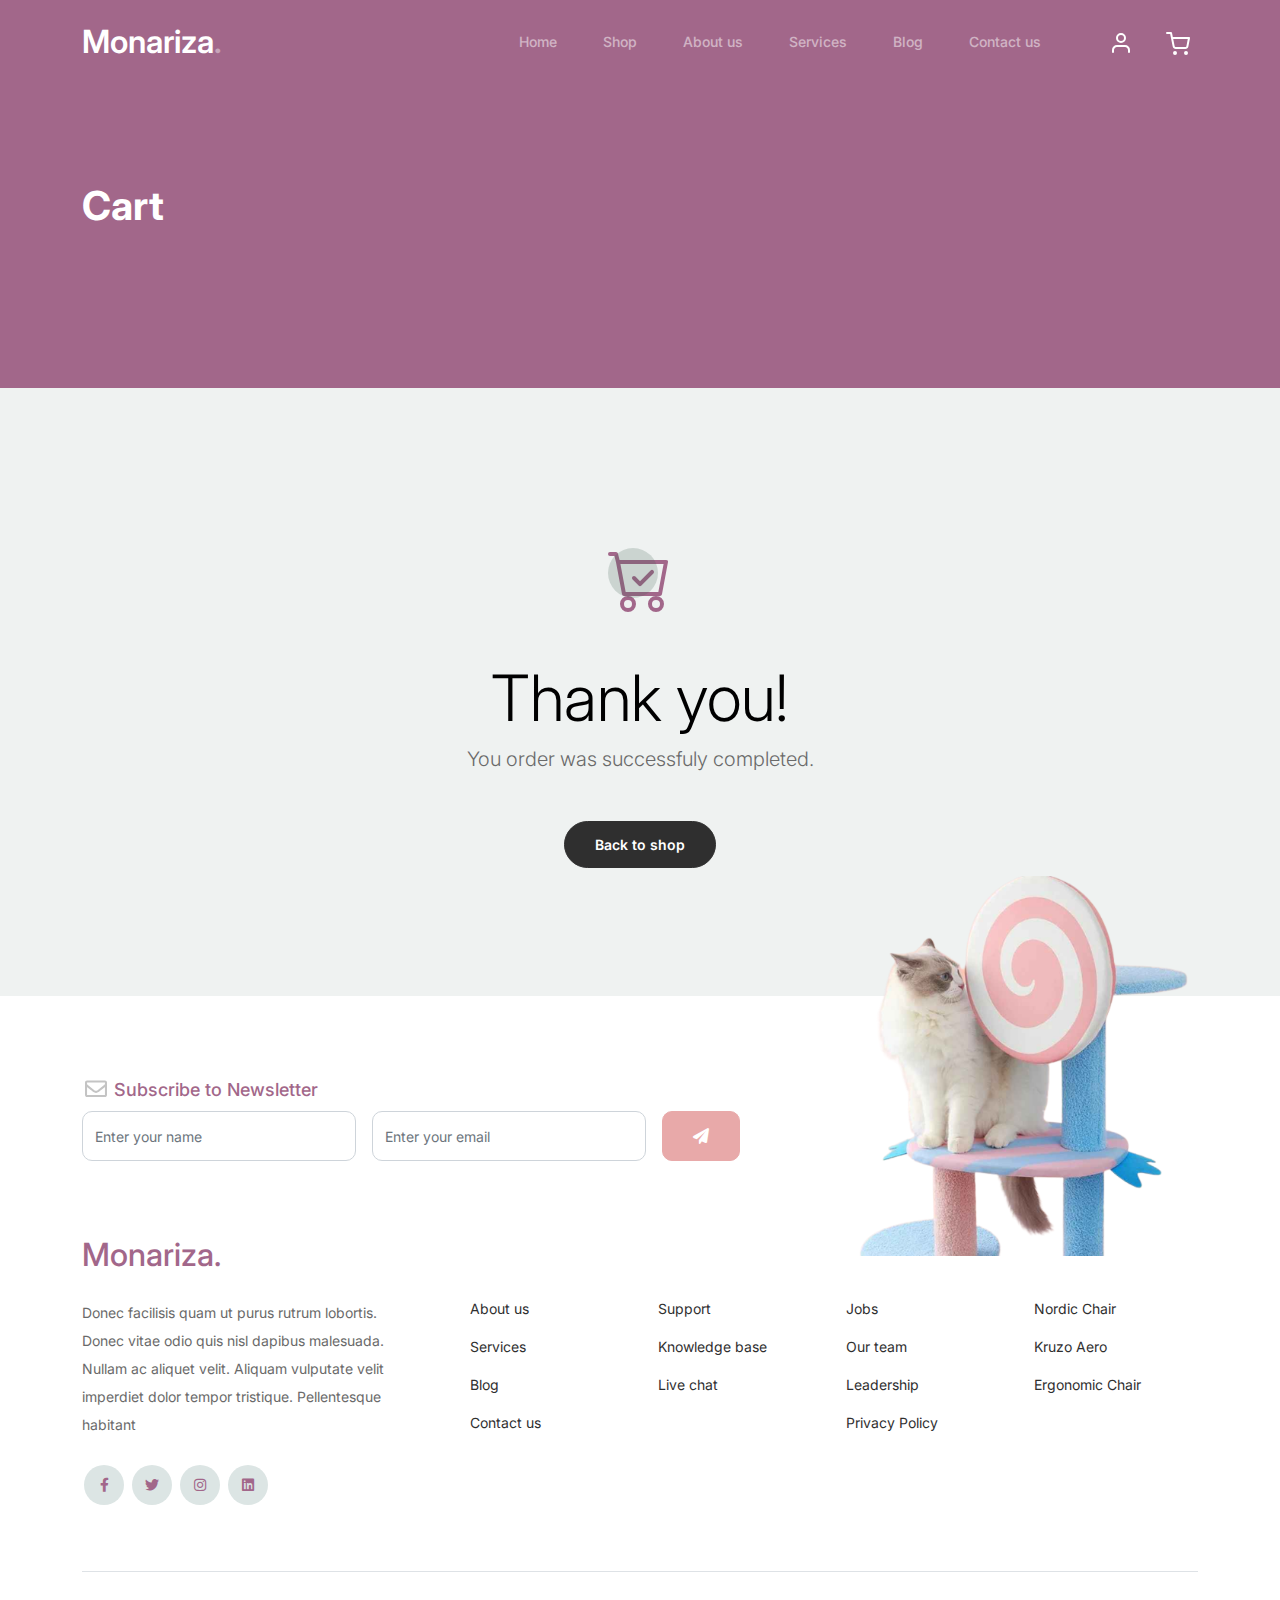
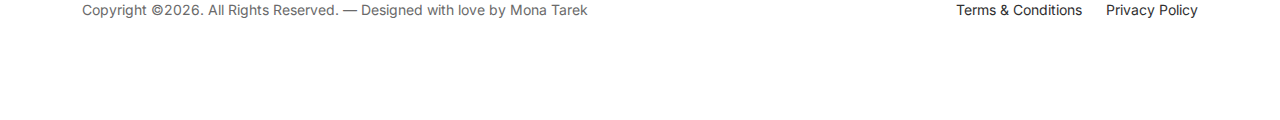
<file: thankyou.html>
<!-- /*
* Bootstrap 5
* Template Name: Monariza
* Template Author: Untree.co
* Template URI: https://untree.co/
* License: https://creativecommons.org/licenses/by/3.0/
*/ -->
<!doctype html>
<html lang="en">
<head>
	<title>Monariza.</title>
  <meta charset="utf-8">
  <meta name="viewport" content="width=device-width, initial-scale=1, shrink-to-fit=no">
  <meta name="author" content="Untree.co">
  <link rel="shortcut icon" href="favicon.png">

  <meta name="description" content="" />
  <meta name="keywords" content="bootstrap, bootstrap4" />

		<!-- Bootstrap CSS -->
		<link href="css/bootstrap.min.css" rel="stylesheet">
		<link href="https://cdnjs.cloudflare.com/ajax/libs/font-awesome/6.0.0-beta3/css/all.min.css" rel="stylesheet">
		<link href="css/tiny-slider.css" rel="stylesheet">
		<link href="css/style.css" rel="stylesheet">
		<title>Monariza Free Bootstrap 5 Template for Monarizature and Interior Design Websites by Untree.co </title>
	</head>

	<body>

		<!-- Start Header/Navigation -->
		<nav class="custom-navbar navbar navbar navbar-expand-md navbar-dark bg-dark" arial-label="Monariza navigation bar">

			<div class="container">
				<a class="navbar-brand" href="index.html">Monariza<span>.</span></a>

				<button class="navbar-toggler" type="button" data-bs-toggle="collapse" data-bs-target="#navbarsMonariza" aria-controls="navbarsMonariza" aria-expanded="false" aria-label="Toggle navigation">
					<span class="navbar-toggler-icon"></span>
				</button>

				<div class="collapse navbar-collapse" id="navbarsMonariza">
					<ul class="custom-navbar-nav navbar-nav ms-auto mb-2 mb-md-0">
						<li class="nav-item ">
							<a class="nav-link" href="index.html">Home</a>
						</li>
						<li><a class="nav-link" href="shop.html">Shop</a></li>
						<li><a class="nav-link" href="about.html">About us</a></li>
						<li><a class="nav-link" href="services.html">Services</a></li>
						<li><a class="nav-link" href="blog.html">Blog</a></li>
						<li><a class="nav-link" href="contact.html">Contact us</a></li>
					</ul>

					<ul class="custom-navbar-cta navbar-nav mb-2 mb-md-0 ms-5">
						<li><a class="nav-link" href="#"><img src="images/user.svg"></a></li>
						<li><a class="nav-link" href="cart.html"><img src="images/cart.svg"></a></li>
					</ul>
				</div>
			</div>
				
		</nav>
		<!-- End Header/Navigation -->

		<!-- Start Hero Section -->
			<div class="hero">
				<div class="container">
					<div class="row justify-content-between">
						<div class="col-lg-5">
							<div class="intro-excerpt">
								<h1>Cart</h1>
							</div>
						</div>
						<div class="col-lg-7">
							
						</div>
					</div>
				</div>
			</div>
		<!-- End Hero Section -->

		

		<div class="untree_co-section">
    <div class="container">
      <div class="row">
        <div class="col-md-12 text-center pt-5">
          <span class="display-3 thankyou-icon text-primary">
            <svg width="1em" height="1em" viewBox="0 0 16 16" class="bi bi-cart-check mb-5" fill="currentColor" xmlns="http://www.w3.org/2000/svg">
              <path fill-rule="evenodd" d="M11.354 5.646a.5.5 0 0 1 0 .708l-3 3a.5.5 0 0 1-.708 0l-1.5-1.5a.5.5 0 1 1 .708-.708L8 8.293l2.646-2.647a.5.5 0 0 1 .708 0z"/>
              <path fill-rule="evenodd" d="M0 1.5A.5.5 0 0 1 .5 1H2a.5.5 0 0 1 .485.379L2.89 3H14.5a.5.5 0 0 1 .491.592l-1.5 8A.5.5 0 0 1 13 12H4a.5.5 0 0 1-.491-.408L2.01 3.607 1.61 2H.5a.5.5 0 0 1-.5-.5zM3.102 4l1.313 7h8.17l1.313-7H3.102zM5 12a2 2 0 1 0 0 4 2 2 0 0 0 0-4zm7 0a2 2 0 1 0 0 4 2 2 0 0 0 0-4zm-7 1a1 1 0 1 0 0 2 1 1 0 0 0 0-2zm7 0a1 1 0 1 0 0 2 1 1 0 0 0 0-2z"/>
            </svg>
          </span>
          <h2 class="display-3 text-black">Thank you!</h2>
          <p class="lead mb-5">You order was successfuly completed.</p>
          <p><a href="shop.html" class="btn btn-sm btn-outline-black">Back to shop</a></p>
        </div>
      </div>
    </div>
  </div>

			<!-- Start Footer Section -->
		<footer class="footer-section">
			<div class="container relative">

				<div class="sofa-img">
					<img src="images/cu__1_-removebg-preview.png" alt="Image" class="img-fluid">
				</div>

				<div class="row">
					<div class="col-lg-8">
						<div class="subscription-form">
							<h3 class="d-flex align-items-center"><span class="me-1"><img src="images/envelope-outline.svg" alt="Image" class="img-fluid"></span><span>Subscribe to Newsletter</span></h3>

							<form action="#" class="row g-3">
								<div class="col-auto">
									<input type="text" class="form-control" placeholder="Enter your name">
								</div>
								<div class="col-auto">
									<input type="email" class="form-control" placeholder="Enter your email">
								</div>
								<div class="col-auto">
									<button class="btn btn-secondary">
										<span class="fa fa-paper-plane"></span>
									</button>
								</div>
							</form>

						</div>
					</div>
				</div>

				<div class="row g-5 mb-5">
					<div class="col-lg-4">
						<div class="mb-4 footer-logo-wrap"><a href="#" class="footer-logo">Monariza<span>.</span></a></div>
						<p class="mb-4">Donec facilisis quam ut purus rutrum lobortis. Donec vitae odio quis nisl dapibus malesuada. Nullam ac aliquet velit. Aliquam vulputate velit imperdiet dolor tempor tristique. Pellentesque habitant</p>

						<ul class="list-unstyled custom-social">
							<li><a href="#"><span class="fa fa-brands fa-facebook-f"></span></a></li>
							<li><a href="#"><span class="fa fa-brands fa-twitter"></span></a></li>
							<li><a href="#"><span class="fa fa-brands fa-instagram"></span></a></li>
							<li><a href="#"><span class="fa fa-brands fa-linkedin"></span></a></li>
						</ul>
					</div>

					<div class="col-lg-8">
						<div class="row links-wrap">
							<div class="col-6 col-sm-6 col-md-3">
								<ul class="list-unstyled">
									<li><a href="#">About us</a></li>
									<li><a href="#">Services</a></li>
									<li><a href="#">Blog</a></li>
									<li><a href="#">Contact us</a></li>
								</ul>
							</div>

							<div class="col-6 col-sm-6 col-md-3">
								<ul class="list-unstyled">
									<li><a href="#">Support</a></li>
									<li><a href="#">Knowledge base</a></li>
									<li><a href="#">Live chat</a></li>
								</ul>
							</div>

							<div class="col-6 col-sm-6 col-md-3">
								<ul class="list-unstyled">
									<li><a href="#">Jobs</a></li>
									<li><a href="#">Our team</a></li>
									<li><a href="#">Leadership</a></li>
									<li><a href="#">Privacy Policy</a></li>
								</ul>
							</div>

							<div class="col-6 col-sm-6 col-md-3">
								<ul class="list-unstyled">
									<li><a href="#">Nordic Chair</a></li>
									<li><a href="#">Kruzo Aero</a></li>
									<li><a href="#">Ergonomic Chair</a></li>
								</ul>
							</div>
						</div>
					</div>

				</div>

				<div class="border-top copyright">
					<div class="row pt-4">
						<div class="col-lg-6">
							<p class="mb-2 text-center text-lg-start">Copyright &copy;<script>document.write(new Date().getFullYear());</script>. All Rights Reserved. &mdash; Designed with love by Mona Tarek   <!-- License information: https://untree.co/license/ -->
            </p>
						</div>

						<div class="col-lg-6 text-center text-lg-end">
							<ul class="list-unstyled d-inline-flex ms-auto">
								<li class="me-4"><a href="#">Terms &amp; Conditions</a></li>
								<li><a href="#">Privacy Policy</a></li>
							</ul>
						</div>

					</div>
				</div>

			</div>
		</footer>
		<!-- End Footer Section -->	


		<script src="js/bootstrap.bundle.min.js"></script>
		<script src="js/tiny-slider.js"></script>
		<script src="js/custom.js"></script>
	</body>

</html>
</file>
<file: css/tiny-slider.css>
.tns-outer{padding:0 !important}.tns-outer [hidden]{display:none !important}.tns-outer [aria-controls],.tns-outer [data-action]{cursor:pointer}.tns-slider{-webkit-transition:all 0s;-moz-transition:all 0s;transition:all 0s}.tns-slider>.tns-item{-webkit-box-sizing:border-box;-moz-box-sizing:border-box;box-sizing:border-box}.tns-horizontal.tns-subpixel{white-space:nowrap}.tns-horizontal.tns-subpixel>.tns-item{display:inline-block;vertical-align:top;white-space:normal}.tns-horizontal.tns-no-subpixel:after{content:'';display:table;clear:both}.tns-horizontal.tns-no-subpixel>.tns-item{float:left}.tns-horizontal.tns-carousel.tns-no-subpixel>.tns-item{margin-right:-100%}.tns-no-calc{position:relative;left:0}.tns-gallery{position:relative;left:0;min-height:1px}.tns-gallery>.tns-item{position:absolute;left:-100%;-webkit-transition:transform 0s, opacity 0s;-moz-transition:transform 0s, opacity 0s;transition:transform 0s, opacity 0s}.tns-gallery>.tns-slide-active{position:relative;left:auto !important}.tns-gallery>.tns-moving{-webkit-transition:all 0.25s;-moz-transition:all 0.25s;transition:all 0.25s}.tns-autowidth{display:inline-block}.tns-lazy-img{-webkit-transition:opacity 0.6s;-moz-transition:opacity 0.6s;transition:opacity 0.6s;opacity:0.6}.tns-lazy-img.tns-complete{opacity:1}.tns-ah{-webkit-transition:height 0s;-moz-transition:height 0s;transition:height 0s}.tns-ovh{overflow:hidden}.tns-visually-hidden{position:absolute;left:-10000em}.tns-transparent{opacity:0;visibility:hidden}.tns-fadeIn{opacity:1;filter:alpha(opacity=100);z-index:0}.tns-normal,.tns-fadeOut{opacity:0;filter:alpha(opacity=0);z-index:-1}.tns-vpfix{white-space:nowrap}.tns-vpfix>div,.tns-vpfix>li{display:inline-block}.tns-t-subp2{margin:0 auto;width:310px;position:relative;height:10px;overflow:hidden}.tns-t-ct{width:2333.3333333%;width:-webkit-calc(100% * 70 / 3);width:-moz-calc(100% * 70 / 3);width:calc(100% * 70 / 3);position:absolute;right:0}.tns-t-ct:after{content:'';display:table;clear:both}.tns-t-ct>div{width:1.4285714%;width:-webkit-calc(100% / 70);width:-moz-calc(100% / 70);width:calc(100% / 70);height:10px;float:left}

/*# sourceMappingURL=sourcemaps/tiny-slider.css.map */
</file>
<file: css/style.css>
/*
* Template Name: UntreeStore
* Template Author: Untree.co
* Author URI: https://untree.co/
* License: https://creativecommons.org/licenses/by/3.0/
*/
@import url("https://fonts.googleapis.com/css2?family=Inter:wght@400;500;600;700;800&display=swap");
body {
  overflow-x: hidden;
  position: relative; }

body {
  font-family: "Inter", sans-serif;
  font-weight: 400;
  line-height: 28px;
  color: #6a6a6a;
  font-size: 14px;
  background-color: #eff2f1; }

a {
  text-decoration: none;
  -webkit-transition: .3s all ease;
  -o-transition: .3s all ease;
  transition: .3s all ease;
  color: #2f2f2f;
  text-decoration: underline; }
  a:hover {
    color: #2f2f2f;
    text-decoration: none; }
  a.more {
    font-weight: 600; }

.custom-navbar {
  background: #A2678A !important;
  padding-top: 20px;
  padding-bottom: 20px; }
  .custom-navbar .navbar-brand {
    font-size: 32px;
    font-weight: 600; }
    .custom-navbar .navbar-brand > span {
      opacity: .4; }
  .custom-navbar .navbar-toggler {
    border-color: transparent; }
    .custom-navbar .navbar-toggler:active, .custom-navbar .navbar-toggler:focus {
      -webkit-box-shadow: none;
      box-shadow: none;
      outline: none; }
  @media (min-width: 992px) {
    .custom-navbar .custom-navbar-nav li {
      margin-left: 15px;
      margin-right: 15px; } }
  .custom-navbar .custom-navbar-nav li a {
    font-weight: 500;
    color: #ffffff !important;
    opacity: .5;
    -webkit-transition: .3s all ease;
    -o-transition: .3s all ease;
    transition: .3s all ease;
    position: relative; }
    @media (min-width: 768px) {
      .custom-navbar .custom-navbar-nav li a:before {
        content: "";
        position: absolute;
        bottom: 0;
        left: 8px;
        right: 8px;
        background: #E8A9A9;
        height: 5px;
        opacity: 1;
        visibility: visible;
        width: 0;
        -webkit-transition: .15s all ease-out;
        -o-transition: .15s all ease-out;
        transition: .15s all ease-out; } }
    .custom-navbar .custom-navbar-nav li a:hover {
      opacity: 1; }
      .custom-navbar .custom-navbar-nav li a:hover:before {
        width: calc(100% - 16px); }
  .custom-navbar .custom-navbar-nav li.active a {
    opacity: 1; }
    .custom-navbar .custom-navbar-nav li.active a:before {
      width: calc(100% - 16px); }
  .custom-navbar .custom-navbar-cta {
    margin-left: 0 !important;
    -webkit-box-orient: horizontal;
    -webkit-box-direction: normal;
    -ms-flex-direction: row;
    flex-direction: row; }
    @media (min-width: 768px) {
      .custom-navbar .custom-navbar-cta {
        margin-left: 40px !important; } }
    .custom-navbar .custom-navbar-cta li {
      margin-left: 0px;
      margin-right: 0px; }
      .custom-navbar .custom-navbar-cta li:first-child {
        margin-right: 20px; }

.hero {
  background: #A2678A;
  padding: calc(4rem - 30px) 0 0rem 0; }
  @media (min-width: 768px) {
    .hero {
      padding: calc(4rem - 30px) 0 4rem 0; } }
  @media (min-width: 992px) {
    .hero {
      padding: calc(8rem - 30px) 0 8rem 0; } }
  .hero .intro-excerpt {
    position: relative;
    z-index: 4; }
    @media (min-width: 992px) {
      .hero .intro-excerpt {
        max-width: 450px; } }
  .hero h1 {
    font-weight: 700;
    color: #ffffff;
    margin-bottom: 30px; }
    @media (min-width: 1400px) {
      .hero h1 {
        font-size: 54px; } }
  .hero p {
    color: rgba(255, 255, 255, 0.5);
    margin-bottom: 30px;
}
  .hero .hero-img-wrap {
    position: relative; }
    .hero .hero-img-wrap img {
      position: relative;
      top: 0px;
      right: 0px;
      z-index: 2;
      max-width: 780px;
      left: -20px; }
      @media (min-width: 768px) {
        .hero .hero-img-wrap img {
          right: 0px;
          left: -100px; } }
      @media (min-width: 992px) {
        .hero .hero-img-wrap img {
          left: 0px;
          top: -80px;
          position: absolute;
          right: -50px; } }
      @media (min-width: 1200px) {
        .hero .hero-img-wrap img {
          left: 0px;
          top: -80px;
          right: -100px; } }
    .hero .hero-img-wrap:after {
    content: "";
    position: absolute;
    width: 380px;
    height: 300px;
    background-image: url(../images/dots-light.svg);
    background-size: contain;
    background-repeat: no-repeat;
    right: -10px;
    top: 0px;
}
      @media (min-width: 1200px) {
        .hero .hero-img-wrap:after {
          top: -40px; } }

.btn {
  font-weight: 600;
  padding: 12px 30px;
  border-radius: 30px;
  color: #ffffff;
  background: #2f2f2f;
  border-color: #2f2f2f; }
  .btn:hover {
    color: #ffffff;
    background: #222222;
    border-color: #222222; }
  .btn:active, .btn:focus {
    outline: none !important;
    -webkit-box-shadow: none;
    box-shadow: none; }
  .btn.btn-primary {
    background: #A2678B;
    border-color: #A2678B; }
    .btn.btn-primary:hover {
      background: #A2678A;
      border-color: #A2678A; }
  .btn.btn-secondary {
    color: #fff;
    background: #E8A9A9;
    border-color: #E8A9A9;
}
    .btn.btn-secondary:hover {
      background: #E19898;
      border-color: #E19898; }
  .btn.btn-white-outline {
    background: transparent;
    border-width: 2px;
    border-color: rgba(255, 255, 255, 0.3); }
    .btn.btn-white-outline:hover {
      border-color: white;
      color: #ffffff; }

.section-title {
  color: #2f2f2f; }

.product-section {
    box-sizing: border-box;
  padding: 7rem 0; }
  .product-section .product-item {
    text-align: center;
    text-decoration: none;
    display: block;
    position: relative;
    padding-bottom: 50px;
    cursor: pointer; }
    .product-section .product-item .product-thumbnail {
      margin-bottom: 30px;
      position: relative;
      top: 0;
      -webkit-transition: .3s all ease;
      -o-transition: .3s all ease;
      transition: .3s all ease; }
.product-section .product-item .col {
    width: 490px;
    height: 300px;
}
.product-section .product-item .col .img-fluid{
 max-width: none;
}
.product-section .product-item .cc{
    width: 580px;
    height: 345px;
}
.product-section .product-item .cc .img-fluid{
 max-width: none;
}

    .product-section .product-item h3 {
      font-weight: 600;
      font-size: 16px; }
    .product-section .product-item strong {
      font-weight: 800 !important;
      font-size: 18px !important; }
    .product-section .product-item h3, .product-section .product-item strong {
      color: #2f2f2f;
      text-decoration: none; }
    .product-section .product-item .icon-cross {
      position: absolute;
      width: 35px;
      height: 35px;
      display: inline-block;
      background: #2f2f2f;
      bottom: 15px;
      left: 50%;
      -webkit-transform: translateX(-50%);
      -ms-transform: translateX(-50%);
      transform: translateX(-50%);
      margin-bottom: -17.5px;
      border-radius: 50%;
      opacity: 0;
      visibility: hidden;
      -webkit-transition: .3s all ease;
      -o-transition: .3s all ease;
      transition: .3s all ease; }
      .product-section .product-item .icon-cross img {
        position: absolute;
        left: 50%;
        top: 50%;
        -webkit-transform: translate(-50%, -50%);
        -ms-transform: translate(-50%, -50%);
        transform: translate(-50%, -50%); }
    .product-section .product-item:before {
      bottom: 0;
      left: 0;
      right: 0;
      position: absolute;
      content: "";
      background: #dce5e4;
      height: 0%;
      z-index: -1;
      border-radius: 10px;
      -webkit-transition: .3s all ease;
      -o-transition: .3s all ease;
      transition: .3s all ease; }
    .product-section .product-item:hover .product-thumbnail {
      top: -25px; }
    .product-section .product-item:hover .icon-cross {
      bottom: 0;
      opacity: 1;
      visibility: visible; }
    .product-section .product-item:hover:before {
      height: 70%; }

.why-choose-section {
  padding: 7rem 0; }
  .why-choose-section .img-wrap {
    position: relative; }
    .why-choose-section .img-wrap:before {
      position: absolute;
      content: "";
      width: 255px;
      height: 217px;
      background-image: url("../images/dots-yellow.svg");
      background-repeat: no-repeat;
      background-size: contain;
      -webkit-transform: translate(-40%, -40%);
      -ms-transform: translate(-40%, -40%);
      transform: translate(-40%, -40%);
      z-index: -1; }
    .why-choose-section .img-wrap img {
      border-radius: 20px; }

.feature {
  margin-bottom: 30px; }
  .feature .icon {
    display: inline-block;
    position: relative;
    margin-bottom: 20px; }
    .feature .icon:before {
      content: "";
      width: 33px;
      height: 33px;
      position: absolute;
      background: rgba(59, 93, 80, 0.2);
      border-radius: 50%;
      right: -8px;
      bottom: 0; }
  .feature h3 {
    font-size: 14px;
    color: #2f2f2f; }
  .feature p {
    font-size: 14px;
    line-height: 22px;
    color: #6a6a6a; }

.we-help-section {
  padding: 7rem 0; }
  .we-help-section .imgs-grid {
    display: -ms-grid;
    display: grid;
    -ms-grid-columns: (1fr)[27];
    grid-template-columns: repeat(27, 1fr);
    position: relative; }
    .we-help-section .imgs-grid:before {
      position: absolute;
      content: "";
      width: 255px;
      height: 217px;
      background-image: url("../images/dots-green.svg");
      background-size: contain;
      background-repeat: no-repeat;
      -webkit-transform: translate(-40%, -40%);
      -ms-transform: translate(-40%, -40%);
      transform: translate(-40%, -40%);
      z-index: -1; }
    .we-help-section .imgs-grid .grid {
      position: relative; }
      .we-help-section .imgs-grid .grid img {
        border-radius: 20px;
        max-width: 100%; }
      .we-help-section .imgs-grid .grid.grid-1 {
        -ms-grid-column: 1;
        -ms-grid-column-span: 18;
        grid-column: 1 / span 18;
        -ms-grid-row: 1;
        -ms-grid-row-span: 27;
        grid-row: 1 / span 27; }
      .we-help-section .imgs-grid .grid.grid-2 {
        -ms-grid-column: 19;
        -ms-grid-column-span: 27;
        grid-column: 19 / span 27;
        -ms-grid-row: 1;
        -ms-grid-row-span: 5;
        grid-row: 1 / span 5;
        padding-left: 20px; }
      .we-help-section .imgs-grid .grid.grid-3 {
        -ms-grid-column: 14;
        -ms-grid-column-span: 16;
        grid-column: 14 / span 16;
        -ms-grid-row: 6;
        -ms-grid-row-span: 27;
        grid-row: 6 / span 27;
        padding-top: 20px; }


.custom-list {
  width: 100%; }
  .custom-list li {
    display: inline-block;
    width: calc(50% - 20px);
    margin-bottom: 12px;
    line-height: 1.5;
    position: relative;
    padding-left: 20px; }
    .custom-list li:before {
      content: "";
      width: 8px;
      height: 8px;
      border-radius: 50%;
      border: 2px solid#A2678A;
      position: absolute;
      left: 0;
      top: 8px; }

.popular-product {
  padding: 0 0 7rem 0; }
  .popular-product .product-item-sm h3 {
    font-size: 14px;
    font-weight: 700;
    color: #2f2f2f; }
  .popular-product .product-item-sm a {
    text-decoration: none;
    color: #2f2f2f;
    -webkit-transition: .3s all ease;
    -o-transition: .3s all ease;
    transition: .3s all ease; }
    .popular-product .product-item-sm a:hover {
      color: rgba(47, 47, 47, 0.5); }
  .popular-product .product-item-sm p {
    line-height: 1.4;
    margin-bottom: 10px;
    font-size: 14px; }
  .popular-product .product-item-sm .thumbnail {
    margin-right: 10px;
    -webkit-box-flex: 0;
    -ms-flex: 0 0 120px;
    flex: 0 0 120px;
    position: relative; }
    .popular-product .product-item-sm .thumbnail:before {
      content: "";
      position: absolute;
      border-radius: 20px;
      background: #dce5e4;
      width: 98px;
      height: 98px;
      top: 50%;
      left: 50%;
      -webkit-transform: translate(-50%, -50%);
      -ms-transform: translate(-50%, -50%);
      transform: translate(-50%, -50%);
      z-index: -1; }

.testimonial-section {
  padding: 3rem 0 7rem 0; }

.testimonial-slider-wrap {
  position: relative; }
  .testimonial-slider-wrap .tns-inner {
    padding-top: 30px; }
  .testimonial-slider-wrap .item .testimonial-block blockquote {
    font-size: 16px; }
    @media (min-width: 768px) {
      .testimonial-slider-wrap .item .testimonial-block blockquote {
        line-height: 32px;
        font-size: 18px; } }
  .testimonial-slider-wrap .item .testimonial-block .author-info .author-pic {
    margin-bottom: 20px; }
    .testimonial-slider-wrap .item .testimonial-block .author-info .author-pic img {
      max-width: 80px;
      border-radius: 50%; }
  .testimonial-slider-wrap .item .testimonial-block .author-info h3 {
    font-size: 14px;
    font-weight: 700;
    color: #2f2f2f;
    margin-bottom: 0; }
  .testimonial-slider-wrap #testimonial-nav {
    position: absolute;
    top: 50%;
    z-index: 99;
    width: 100%;
    display: none; }
    @media (min-width: 768px) {
      .testimonial-slider-wrap #testimonial-nav {
        display: block; } }
    .testimonial-slider-wrap #testimonial-nav > span {
      cursor: pointer;
      position: absolute;
      width: 58px;
      height: 58px;
      line-height: 58px;
      border-radius: 50%;
      background: rgba(59, 93, 80, 0.1);
      color: #2f2f2f;
      -webkit-transition: .3s all ease;
      -o-transition: .3s all ease;
      transition: .3s all ease; }
      .testimonial-slider-wrap #testimonial-nav > span:hover {
        background: #A2678A;
        color: #ffffff; }

    .testimonial-slider-wrap #testimonial-nav .prev {
      left: -10px; }
    .testimonial-slider-wrap #testimonial-nav .next {
      right: 0; }
  .testimonial-slider-wrap .tns-nav {
    position: absolute;
    bottom: -50px;
    left: 50%;
    -webkit-transform: translateX(-50%);
    -ms-transform: translateX(-50%);
    transform: translateX(-50%); }
    .testimonial-slider-wrap .tns-nav button {
      background: none;
      border: none;
      display: inline-block;
      position: relative;
      width: 0 !important;
      height: 7px !important;
      margin: 2px; }
      .testimonial-slider-wrap .tns-nav button:active, .testimonial-slider-wrap .tns-nav button:focus, .testimonial-slider-wrap .tns-nav button:hover {
        outline: none;
        -webkit-box-shadow: none;
        box-shadow: none;
        background: none; }
      .testimonial-slider-wrap .tns-nav button:before {
        display: block;
        width: 7px;
        height: 7px;
        left: 0;
        top: 0;
        position: absolute;
        content: "";
        border-radius: 50%;
        -webkit-transition: .3s all ease;
        -o-transition: .3s all ease;
        transition: .3s all ease;
        background-color: #d6d6d6; }
      .testimonial-slider-wrap .tns-nav button:hover:before, .testimonial-slider-wrap .tns-nav button.tns-nav-active:before {
        background-color: #A2678A; }

.before-footer-section {
  padding: 7rem 0 12rem 0 !important; }

.blog-section {
  padding: 7rem 0 12rem 0; }
  .blog-section .post-entry a {
    text-decoration: none; }
  .blog-section .post-entry .post-thumbnail {
    display: block;
    margin-bottom: 20px; }
    .blog-section .post-entry .post-thumbnail img {
      border-radius: 20px;
      -webkit-transition: .3s all ease;
      -o-transition: .3s all ease;
      transition: .3s all ease; }
  .blog-section .post-entry .post-content-entry {
    padding-left: 15px;
    padding-right: 15px; }
    .blog-section .post-entry .post-content-entry h3 {
      font-size: 16px;
      margin-bottom: 0;
      font-weight: 600;
      margin-bottom: 7px; }
    .blog-section .post-entry .post-content-entry .meta {
      font-size: 14px; }
      .blog-section .post-entry .post-content-entry .meta a {
        font-weight: 600; }
  .blog-section .post-entry:hover .post-thumbnail img, .blog-section .post-entry:focus .post-thumbnail img {
    opacity: .7; }

.footer-section {
  padding: 80px 0;
  background: #ffffff; }
  .footer-section .relative {
    position: relative; }
  .footer-section a {
    text-decoration: none;
    color: #2f2f2f;
    -webkit-transition: .3s all ease;
    -o-transition: .3s all ease;
    transition: .3s all ease; }
    .footer-section a:hover {
      color: rgba(47, 47, 47, 0.5); }
  .footer-section .subscription-form {
    margin-bottom: 40px;
    position: relative;
    z-index: 2;
    margin-top: 100px; }
    @media (min-width: 992px) {
      .footer-section .subscription-form {
        margin-top: 0px;
        margin-bottom: 80px; } }
    .footer-section .subscription-form h3 {
      font-size: 18px;
      font-weight: 500;
      color:#A2678A; }
    .footer-section .subscription-form .form-control {
      height: 50px;
      border-radius: 10px;
      font-family: "Inter", sans-serif; }
      .footer-section .subscription-form .form-control:active, .footer-section .subscription-form .form-control:focus {
        outline: none;
        -webkit-box-shadow: none;
        box-shadow: none;
        border-color:#A2678A;
        -webkit-box-shadow: 0 1px 4px 0 rgba(0, 0, 0, 0.2);
        box-shadow: 0 1px 4px 0 rgba(0, 0, 0, 0.2); }
      .footer-section .subscription-form .form-control::-webkit-input-placeholder {
        font-size: 14px; }
      .footer-section .subscription-form .form-control::-moz-placeholder {
        font-size: 14px; }
      .footer-section .subscription-form .form-control:-ms-input-placeholder {
        font-size: 14px; }
      .footer-section .subscription-form .form-control:-moz-placeholder {
        font-size: 14px; }
    .footer-section .subscription-form .btn {
      border-radius: 10px !important; }
  .footer-section .sofa-img {
    position: absolute;
    top: -200px;
    z-index: 1;
    right: 0; }
    .footer-section .sofa-img img {
      max-width: 380px; }
  .footer-section .links-wrap {
    margin-top: 0px; }
    @media (min-width: 992px) {
      .footer-section .links-wrap {
        margin-top: 54px; } }
    .footer-section .links-wrap ul li {
      margin-bottom: 10px; }
  .footer-section .footer-logo-wrap .footer-logo {
    font-size: 32px;
    font-weight: 500;
    text-decoration: none;
    color:#A2678A; }
  .footer-section .custom-social li {
    margin: 2px;
    display: inline-block; }
    .footer-section .custom-social li a {
      width: 40px;
      height: 40px;
      text-align: center;
      line-height: 40px;
      display: inline-block;
      background: #dce5e4;
      color:#A2678A;
      border-radius: 50%; }
      .footer-section .custom-social li a:hover {
        background:#A2678A;
        color: #ffffff; }
  .footer-section .border-top {
    border-color: #dce5e4; }
    .footer-section .border-top.copyright {
      font-size: 14px !important; }

.untree_co-section {
  padding: 7rem 0; }

.form-control {
  height: 50px;
  border-radius: 10px;
  font-family: "Inter", sans-serif; }
  .form-control:active, .form-control:focus {
    outline: none;
    -webkit-box-shadow: none;
    box-shadow: none;
    border-color:#A2678A;
    -webkit-box-shadow: 0 1px 4px 0 rgba(0, 0, 0, 0.2);
    box-shadow: 0 1px 4px 0 rgba(0, 0, 0, 0.2); }
  .form-control::-webkit-input-placeholder {
    font-size: 14px; }
  .form-control::-moz-placeholder {
    font-size: 14px; }
  .form-control:-ms-input-placeholder {
    font-size: 14px; }
  .form-control:-moz-placeholder {
    font-size: 14px; }

.service {
  line-height: 1.5; }
  .service .service-icon {
    border-radius: 10px;
    -webkit-box-flex: 0;
    -ms-flex: 0 0 50px;
    flex: 0 0 50px;
    height: 50px;
    line-height: 50px;
    text-align: center;
    background:#A2678A;
    margin-right: 20px;
    color: #ffffff; }

textarea {
  height: auto !important; }

.site-blocks-table {
  overflow: auto; }
  .site-blocks-table .product-thumbnail {
    width: 200px; }
  .site-blocks-table .btn {
    padding: 2px 10px; }
  .site-blocks-table thead th {
    padding: 30px;
    text-align: center;
    border-width: 0px !important;
    vertical-align: middle;
    color: rgba(0, 0, 0, 0.8);
    font-size: 18px; }
  .site-blocks-table td {
    padding: 20px;
    text-align: center;
    vertical-align: middle;
    color: rgba(0, 0, 0, 0.8); }
  .site-blocks-table tbody tr:first-child td {
    border-top: 1px solid#A2678A !important; }
  .site-blocks-table .btn {
    background: none !important;
    color: #000000;
    border: none;
    height: auto !important; }

.site-block-order-table th {
  border-top: none !important;
  border-bottom-width: 1px !important; }

.site-block-order-table td, .site-block-order-table th {
  color: #000000; }

.couponcode-wrap input {
  border-radius: 10px !important; }

.text-primary {
  color:#A2678A !important; }

.thankyou-icon {
  position: relative;
  color:#A2678A; }
  .thankyou-icon:before {
    position: absolute;
    content: "";
    width: 50px;
    height: 50px;
    border-radius: 50%;
    background: rgba(59, 93, 80, 0.2); }
</file>
